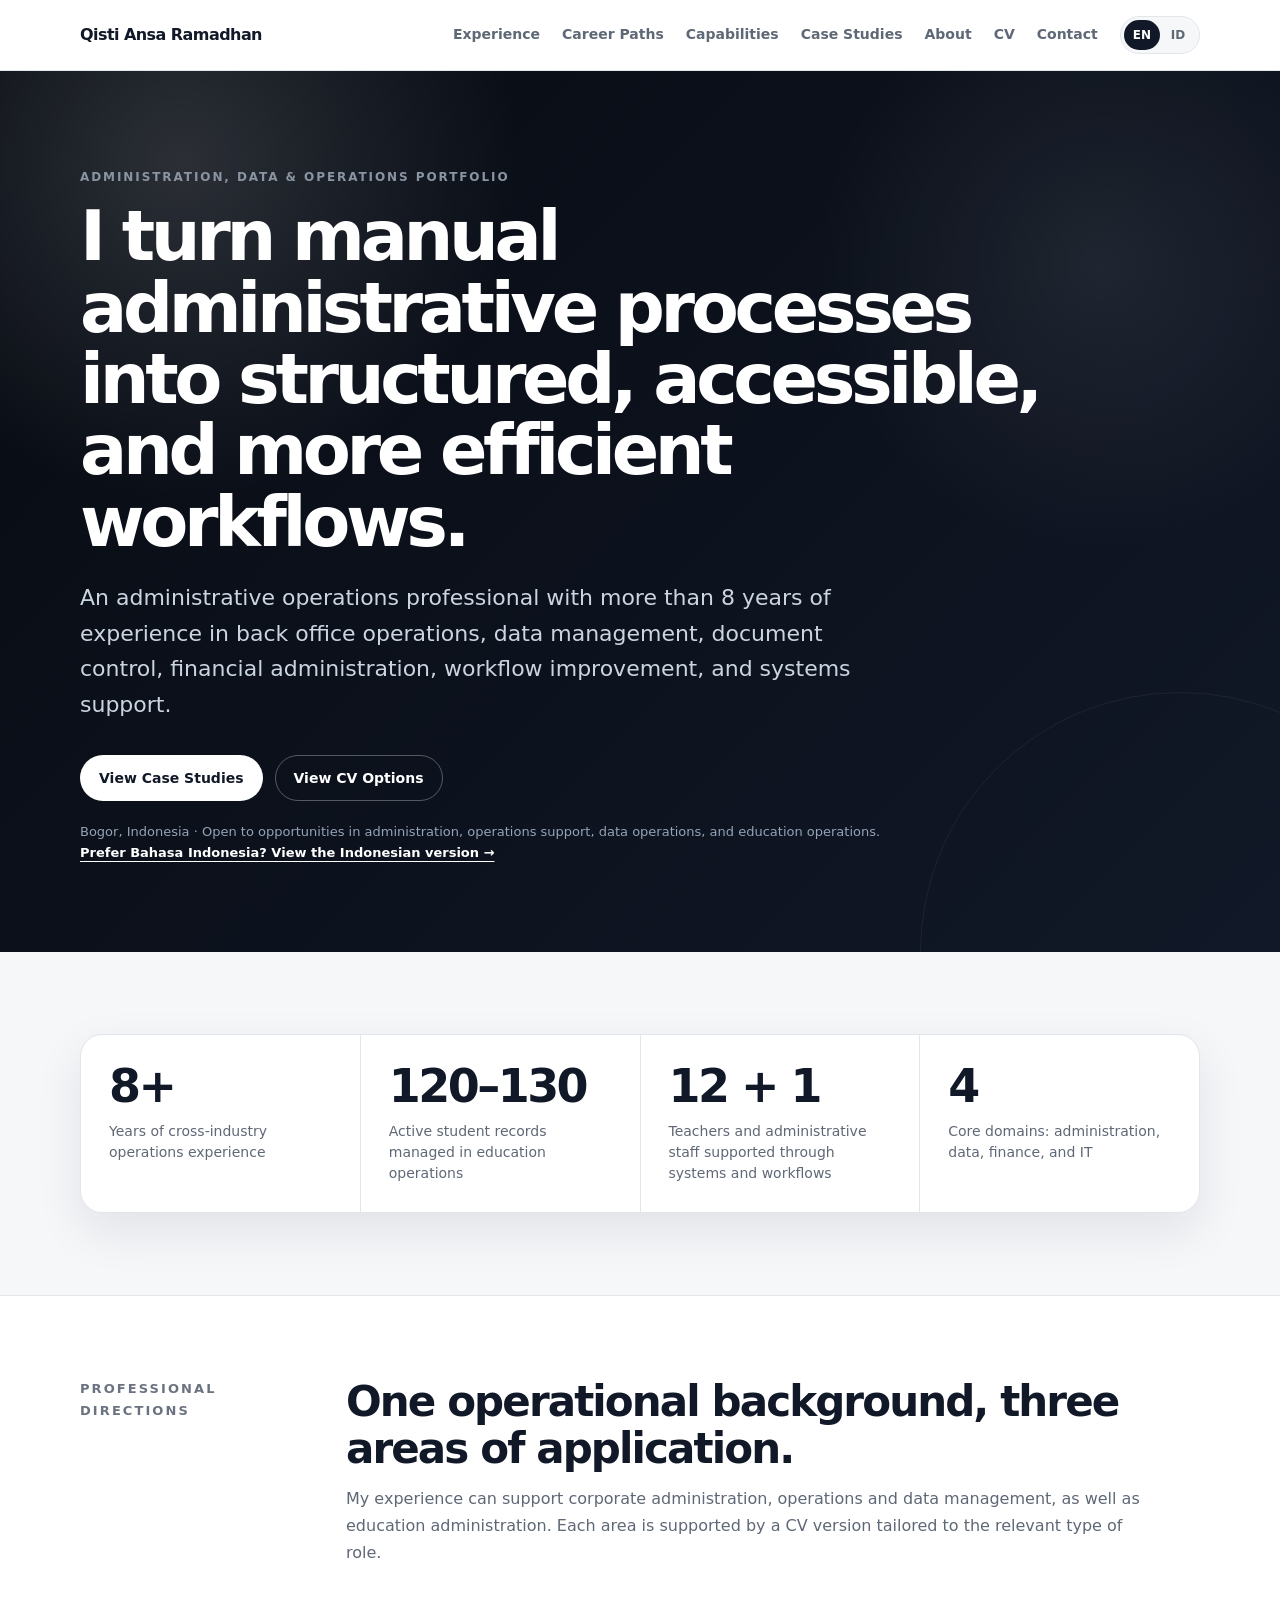
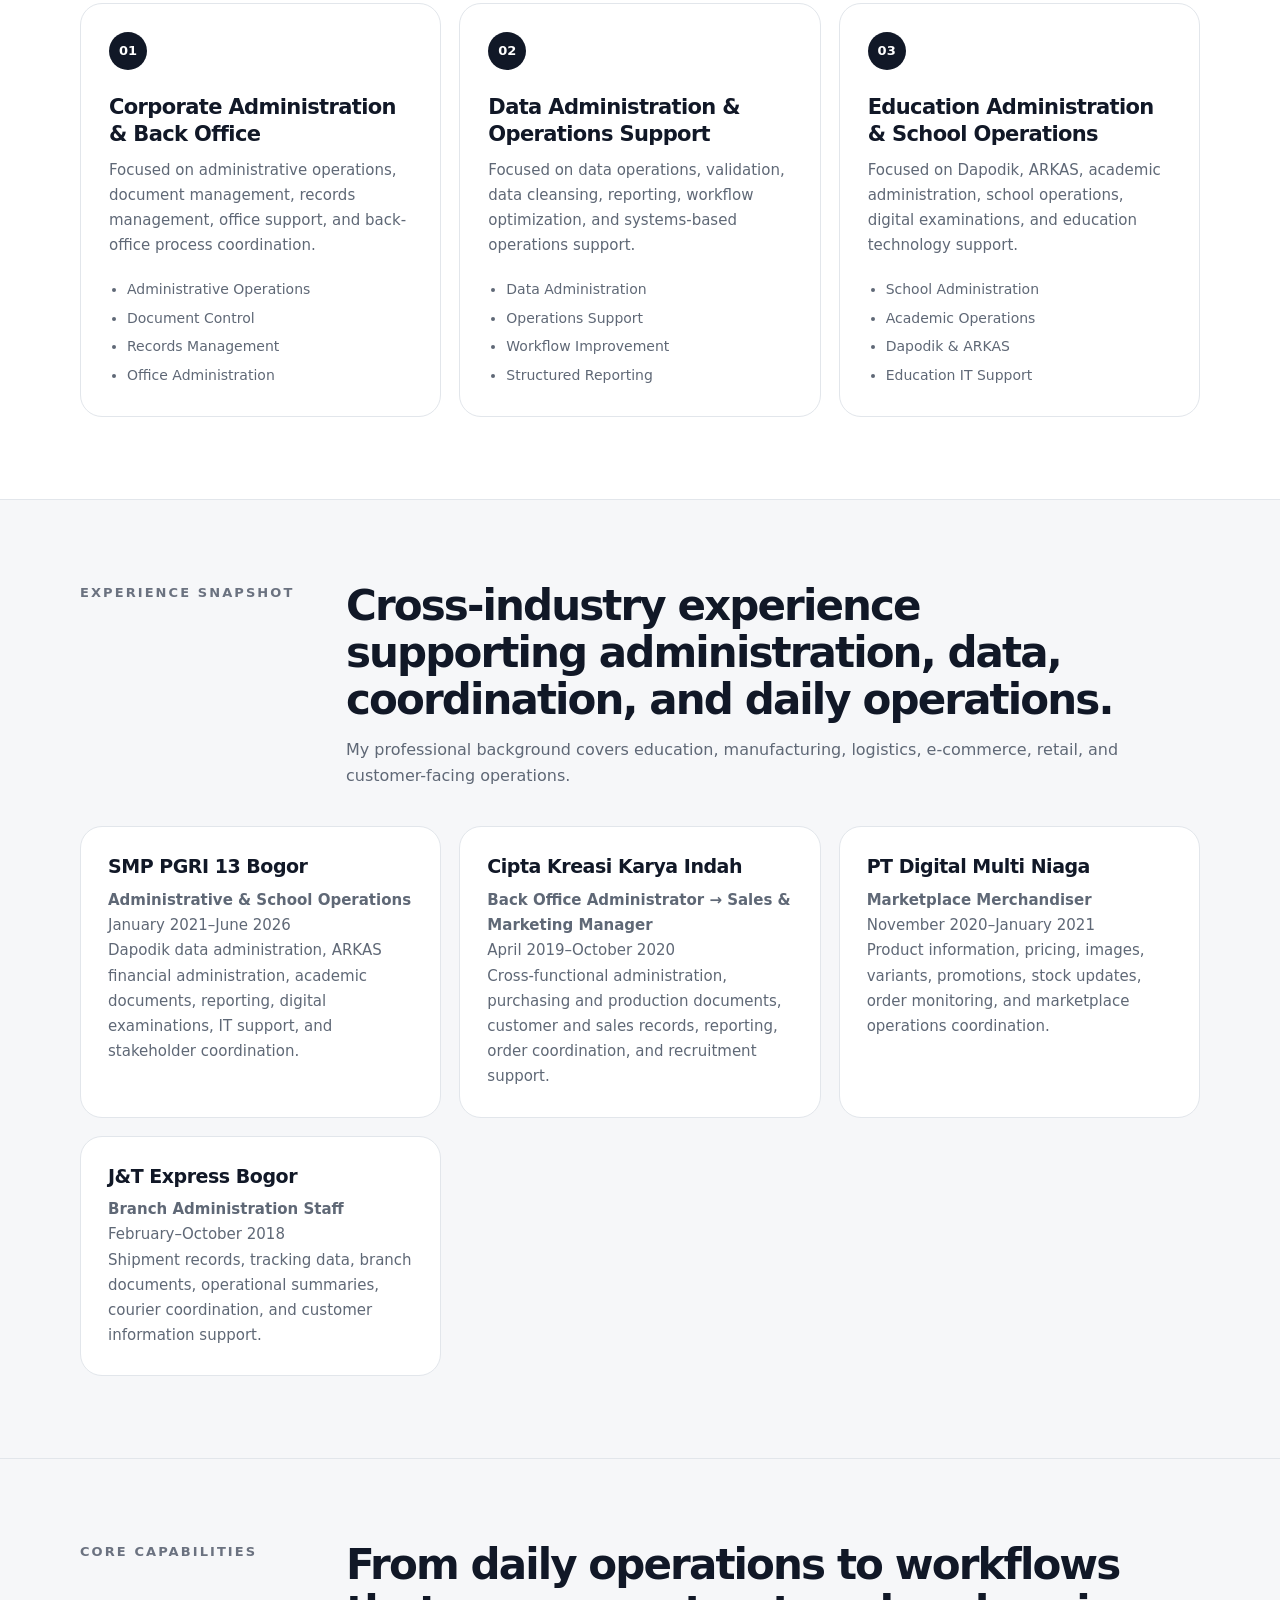
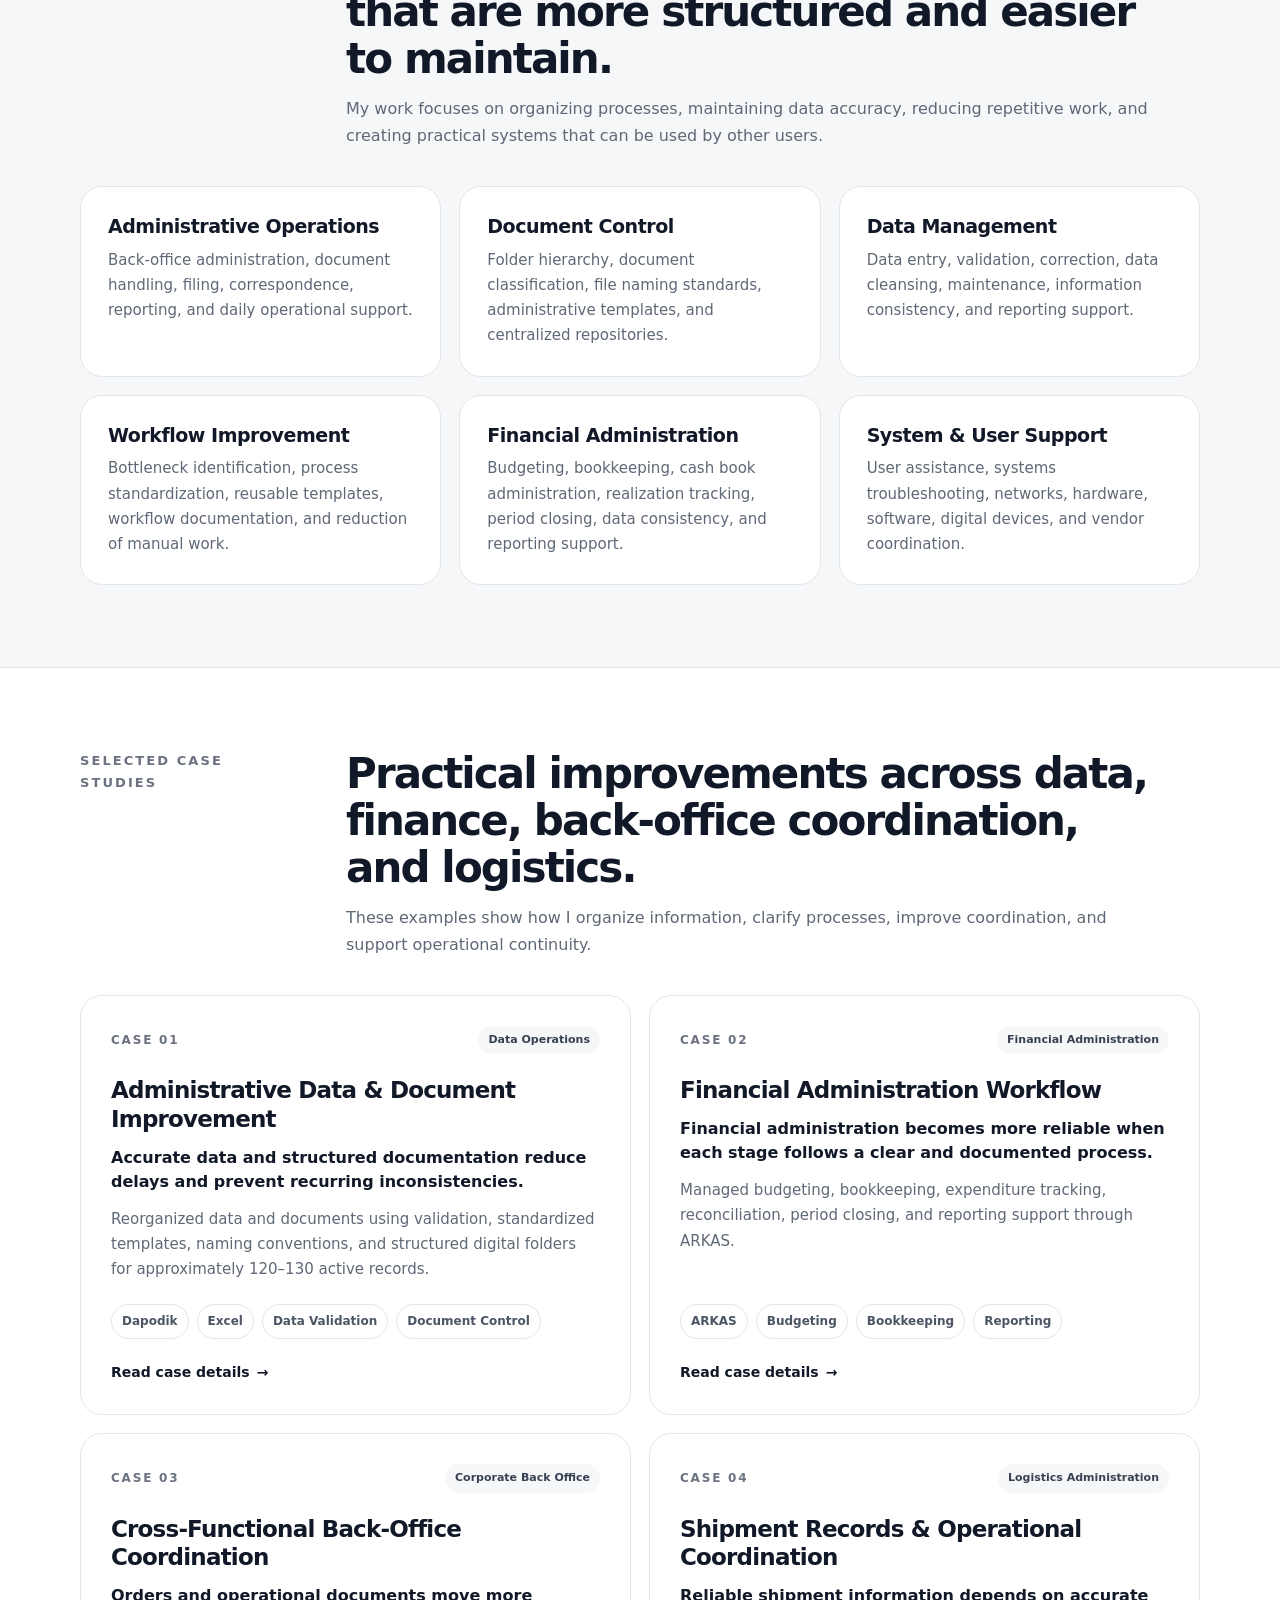
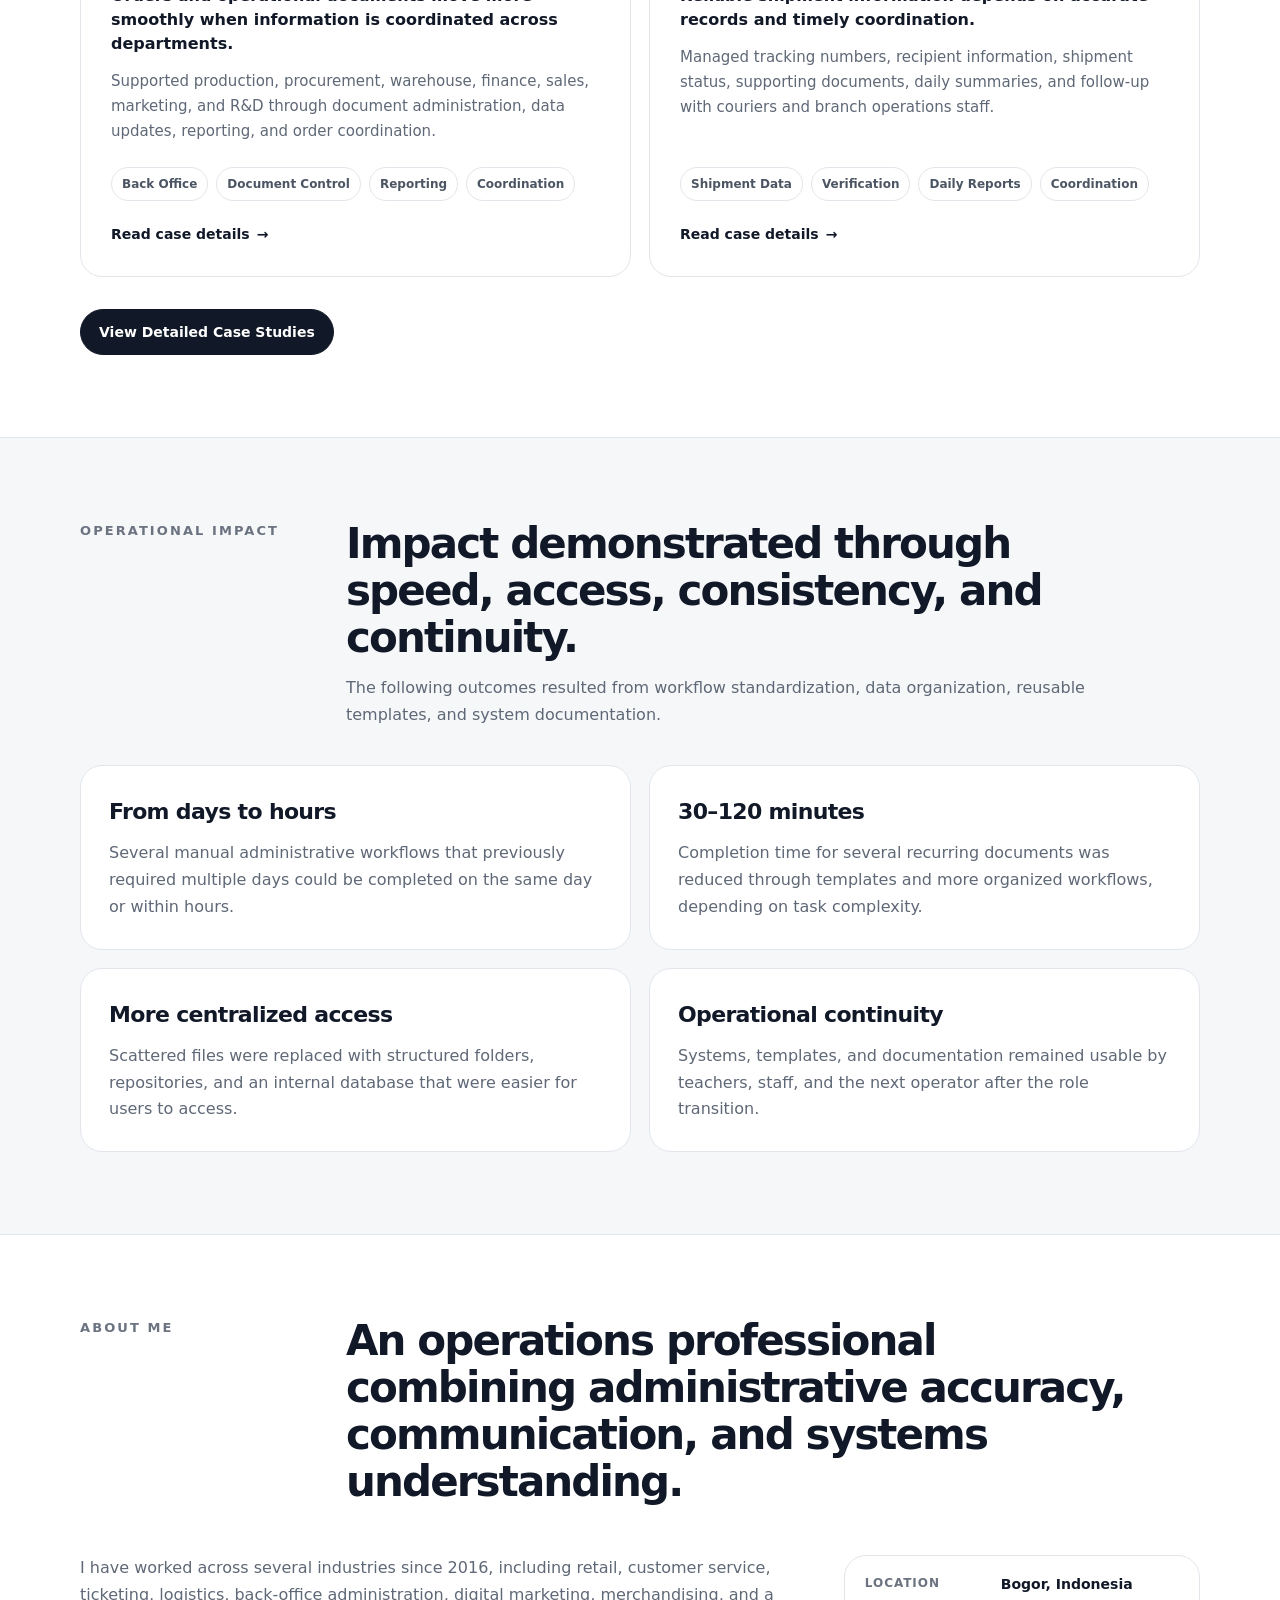
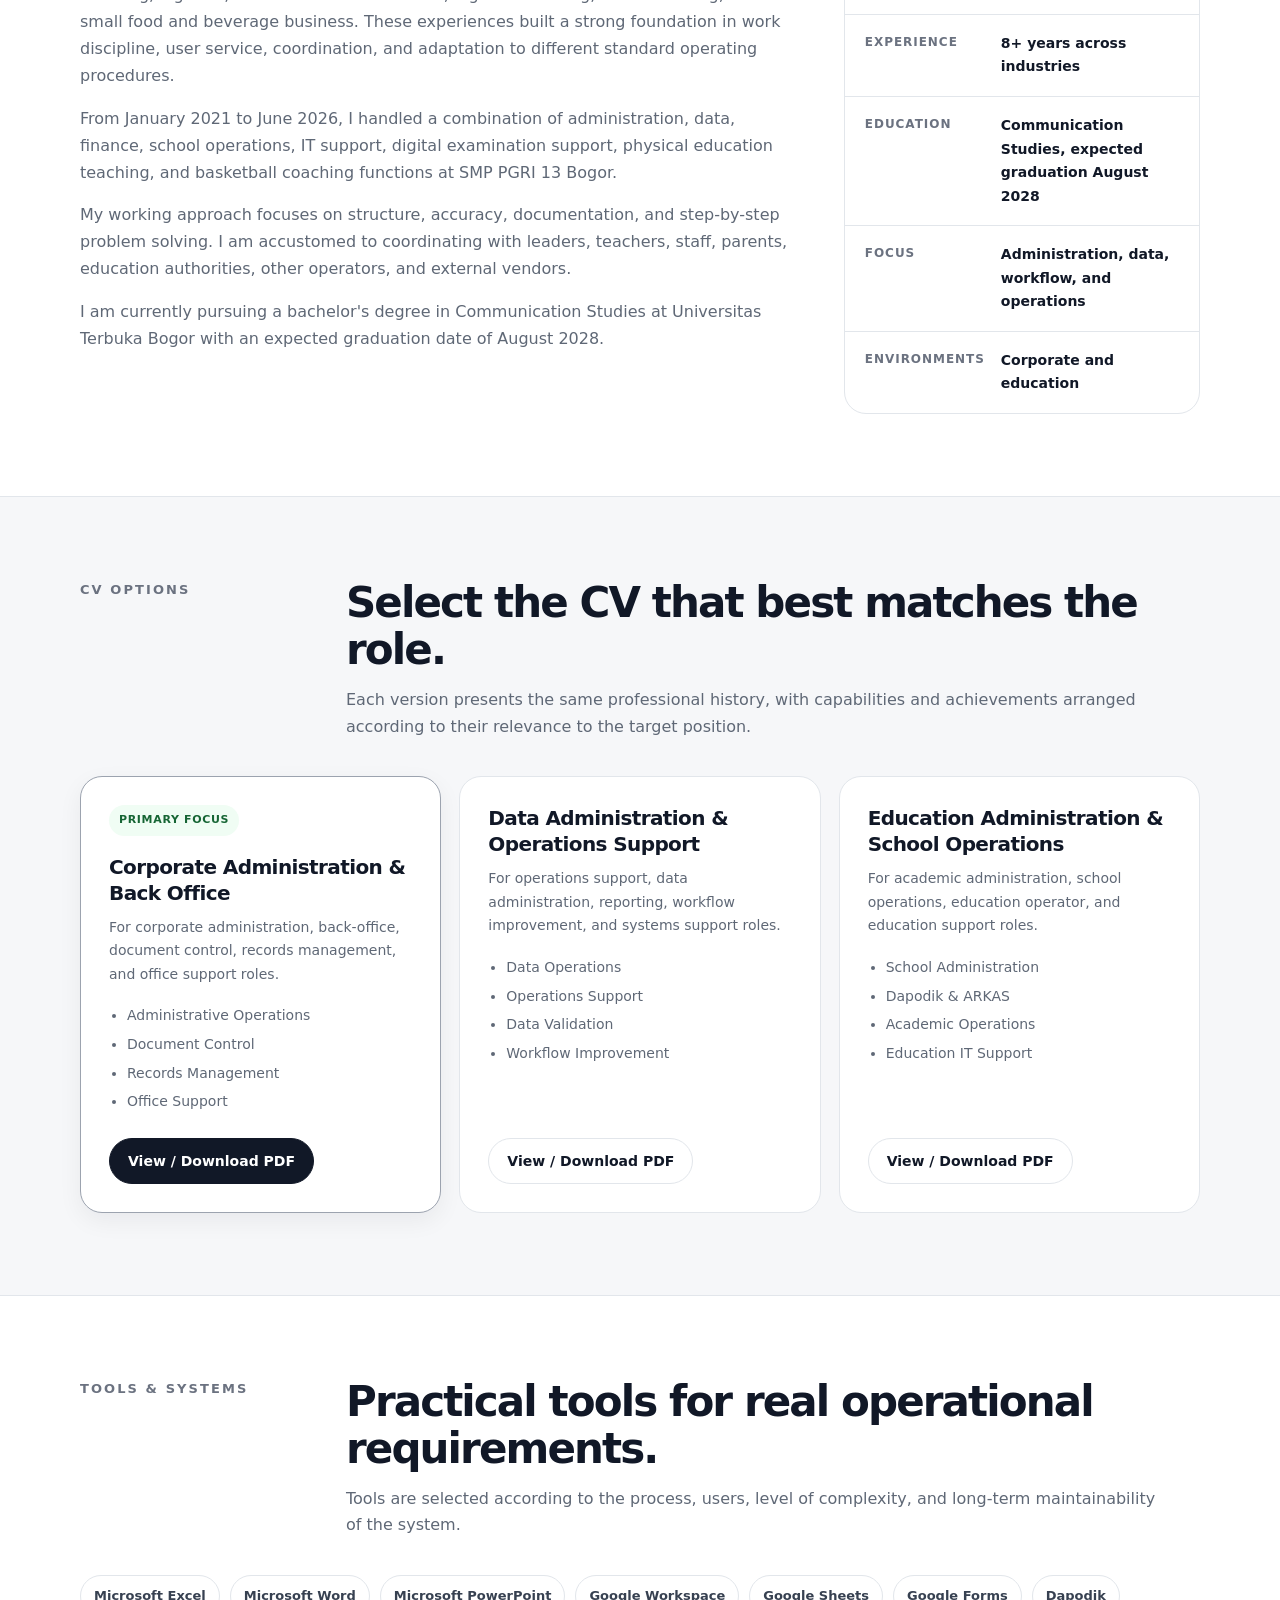
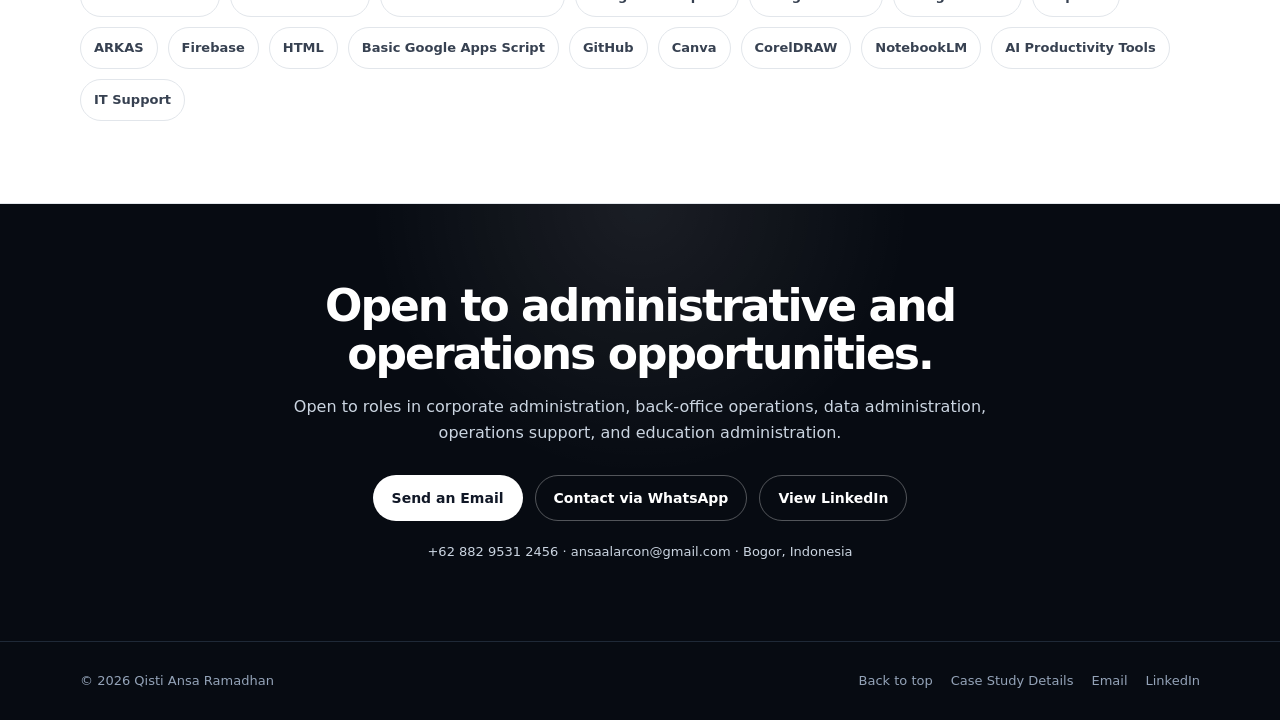
<file: index.html>
<!DOCTYPE html>
<html lang="en">
<head>
  <meta charset="UTF-8">

  <meta
    name="viewport"
    content="width=device-width, initial-scale=1.0"
  >

  <title>
    Qisti Ansa Ramadhan | Administrative Operations Portfolio
  </title>

  <meta
    name="description"
    content="Portfolio of Qisti Ansa Ramadhan, an administrative operations professional with 8+ years of experience in back-office operations, data management, workflow improvement, financial administration, education operations, and systems support."
  >

  <meta name="author" content="Qisti Ansa Ramadhan">
  <meta name="robots" content="index, follow">
  <meta name="theme-color" content="#070b12">

  <!-- Canonical and alternate language pages -->
  <link
    rel="canonical"
    href="https://ansara17.github.io/Porto/"
  >

  <link
    rel="alternate"
    hreflang="en"
    href="https://ansara17.github.io/Porto/"
  >

  <link
    rel="alternate"
    hreflang="id-ID"
    href="https://ansara17.github.io/Porto/id.html"
  >

  <link
    rel="alternate"
    hreflang="x-default"
    href="https://ansara17.github.io/Porto/"
  >

  <!-- Open Graph for LinkedIn and WhatsApp -->
  <meta
    property="og:title"
    content="Qisti Ansa Ramadhan | Administrative Operations Portfolio"
  >

  <meta
    property="og:description"
    content="Portfolio focused on administrative operations, data management, workflow improvement, financial administration, and practical digital systems."
  >

  <meta
    property="og:url"
    content="https://ansara17.github.io/Porto/"
  >

  <meta property="og:type" content="website">
  <meta property="og:site_name" content="Qisti Ansa Ramadhan Portfolio">
  <meta property="og:locale" content="en_US">
  <meta property="og:locale:alternate" content="id_ID">

  <meta name="twitter:card" content="summary">

  <meta
    name="twitter:title"
    content="Qisti Ansa Ramadhan | Administrative Operations Portfolio"
  >

  <meta
    name="twitter:description"
    content="Administrative operations, data management, workflow improvement, and practical digital systems."
  >

  <!-- Lightweight favicon without an additional file -->
  <link
    rel="icon"
    href="data:image/svg+xml,
    <svg xmlns='http://www.w3.org/2000/svg' viewBox='0 0 100 100'>
      <rect width='100' height='100' rx='22' fill='%23070b12'/>
      <text x='50' y='64' font-size='44' text-anchor='middle'
      fill='white' font-family='Arial' font-weight='700'>QA</text>
    </svg>"
  >

  <!-- Enable progressive enhancement early -->
  <script>
    document.documentElement.classList.add("js");
  </script>

  <link
    rel="stylesheet"
    href="assets/css/styles.css"
  >

  <!-- Structured data -->
  <script type="application/ld+json">
  {
    "@context": "https://schema.org",
    "@type": "Person",
    "name": "Qisti Ansa Ramadhan",
    "url": "https://ansara17.github.io/Porto/",
    "sameAs": [
      "https://www.linkedin.com/in/qansaa"
    ],
    "jobTitle": "Administrative Operations Professional",
    "email": "mailto:ansaalarcon@gmail.com",
    "address": {
      "@type": "PostalAddress",
      "addressLocality": "Bogor",
      "addressCountry": "ID"
    },
    "knowsAbout": [
      "Administrative Operations",
      "Back-Office Operations",
      "Data Management",
      "Workflow Improvement",
      "Document Control",
      "Financial Administration",
      "Education Operations",
      "IT Support"
    ]
  }
  </script>

  <script
    src="assets/js/script.js"
    defer
  ></script>
</head>

<body>
  <a class="skip-link" href="#main-content">
    Skip to main content
  </a>

  <!-- =====================================================
       NAVIGATION
       ===================================================== -->

  <header class="site-header no-print">
    <div class="container nav-inner">
      <a
        class="brand"
        href="#top"
        aria-label="Return to the top of the page"
      >
        Qisti Ansa Ramadhan
      </a>

      <button
        class="nav-toggle"
        type="button"
        aria-expanded="false"
        aria-controls="main-navigation"
      >
        <span class="sr-only">Open or close navigation</span>
        <span class="nav-toggle-line"></span>
        <span class="nav-toggle-line"></span>
        <span class="nav-toggle-line"></span>
      </button>

      <nav
        class="nav-links"
        id="main-navigation"
        aria-label="Main navigation"
      >
        <a class="nav-link" href="#experience">Experience</a>

        <a class="nav-link" href="#career-paths">
          Career Paths
        </a>

        <a class="nav-link" href="#capabilities">
          Capabilities
        </a>

        <a class="nav-link" href="#cases">
          Case Studies
        </a>

        <a class="nav-link" href="#about">
          About
        </a>

        <a class="nav-link" href="#cv">
          CV
        </a>

        <a class="nav-link" href="#contact">
          Contact
        </a>

        <div
          class="language-switch"
          aria-label="Language selection"
        >
          <a
            class="language-link active"
            href="index.html"
            lang="en"
            hreflang="en"
            aria-current="page"
            aria-label="View portfolio in English"
          >
            EN
          </a>

          <a
            class="language-link"
            href="id.html"
            lang="id"
            hreflang="id-ID"
            aria-label="Lihat portofolio dalam Bahasa Indonesia"
          >
            ID
          </a>
        </div>
      </nav>
    </div>
  </header>

  <main class="main-content" id="main-content">

    <!-- ===================================================
         HERO
         =================================================== -->

    <section class="hero" id="top">
      <div class="container hero-inner">
        <div class="hero-copy reveal">
          <p class="eyebrow">
            Administration, Data &amp; Operations Portfolio
          </p>
          
          <h1 class="display-title">
            I turn manual administrative processes into
            structured, accessible, and more efficient workflows.
          </h1>

          <p class="lead">
            An administrative operations professional with more
            than 8 years of experience in back office operations,
            data management, document control, financial
            administration, workflow improvement, and systems
            support.
          </p>

          <div class="hero-actions">
            <a class="btn btn-primary" href="#cases">
              View Case Studies
            </a>

            <a class="btn btn-secondary" href="#cv">
              View CV Options
            </a>
          </div>

          <p class="hero-note">
            Bogor, Indonesia · Open to opportunities in
            administration, operations support, data operations,
            and education operations.
             <br>
            
  <a href="id.html">
    Prefer Bahasa Indonesia? View the Indonesian version →
  </a>
          </p>
        </div>
      </div>
    </section>

    <!-- ===================================================
         METRICS
         =================================================== -->

    <section
      class="section section-soft"
      aria-labelledby="metrics-title"
    >
      <div class="container">
        <h2 class="sr-only" id="metrics-title">
          Experience overview
        </h2>

        <div class="metrics reveal">
          <div class="metric-card">
            <strong
              class="metric-value"
              data-counter
              data-target="8"
              data-suffix="+"
            >
              8+
            </strong>

            <span class="metric-label">
              Years of cross-industry operations experience
            </span>
          </div>

          <div class="metric-card">
            <strong class="metric-value">
              120–130
            </strong>

            <span class="metric-label">
              Active student records managed in education
              operations
            </span>
          </div>

          <div class="metric-card">
            <strong class="metric-value">
              12 + 1
            </strong>

            <span class="metric-label">
              Teachers and administrative staff supported through
              systems and workflows
            </span>
          </div>

          <div class="metric-card">
            <strong
              class="metric-value"
              data-counter
              data-target="4"
            >
              4
            </strong>

            <span class="metric-label">
              Core domains: administration, data, finance, and IT
            </span>
          </div>
        </div>
      </div>
    </section>

    <!-- ===================================================
         CAREER PATHS
         =================================================== -->

    <section
      class="section"
      id="career-paths"
      aria-labelledby="career-paths-title"
    >
      <div class="container">
        <div class="section-header reveal">
          <h2 class="section-label" id="career-paths-title">
            Professional Directions
          </h2>

          <div class="section-intro">
            <h3 class="section-heading">
              One operational background, three areas of
              application.
            </h3>

            <p>
              My experience can support corporate administration,
              operations and data management, as well as education
              administration. Each area is supported by a CV
              version tailored to the relevant type of role.
            </p>
          </div>
        </div>

        <div class="section-content path-grid reveal">
          <article class="path-card">
            <span class="path-number">01</span>

            <h3>
              Corporate Administration &amp; Back Office
            </h3>

            <p>
              Focused on administrative operations, document
              management, records management, office support, and
              back-office process coordination.
            </p>

            <ul class="path-list">
              <li>Administrative Operations</li>
              <li>Document Control</li>
              <li>Records Management</li>
              <li>Office Administration</li>
            </ul>
          </article>

          <article class="path-card">
            <span class="path-number">02</span>

            <h3>
              Data Administration &amp; Operations Support
            </h3>

            <p>
              Focused on data operations, validation, data
              cleansing, reporting, workflow optimization, and
              systems-based operations support.
            </p>

            <ul class="path-list">
              <li>Data Administration</li>
              <li>Operations Support</li>
              <li>Workflow Improvement</li>
              <li>Structured Reporting</li>
            </ul>
          </article>

          <article class="path-card">
            <span class="path-number">03</span>

            <h3>
              Education Administration &amp; School Operations
            </h3>

            <p>
              Focused on Dapodik, ARKAS, academic administration,
              school operations, digital examinations, and
              education technology support.
            </p>

            <ul class="path-list">
              <li>School Administration</li>
              <li>Academic Operations</li>
              <li>Dapodik &amp; ARKAS</li>
              <li>Education IT Support</li>
            </ul>
          </article>
        </div>
      </div>
    </section>

        <!-- ===================================================
         EXPERIENCE SNAPSHOT
         =================================================== -->

    <section
      class="section section-soft"
      id="experience"
      aria-labelledby="experience-title"
    >
      <div class="container">
        <div class="section-header reveal">
          <h2 class="section-label" id="experience-title">
            Experience Snapshot
          </h2>

          <div class="section-intro">
            <h3 class="section-heading">
              Cross-industry experience supporting administration,
              data, coordination, and daily operations.
            </h3>

            <p>
              My professional background covers education,
              manufacturing, logistics, e-commerce, retail, and
              customer-facing operations.
            </p>
          </div>
        </div>

        <div class="section-content card-grid reveal">
          <article class="card">
            <h3>SMP PGRI 13 Bogor</h3>
            <p class="text-small">
              <strong>Administrative &amp; School Operations</strong><br>
              January 2021&ndash;June 2026
            </p>
            <p>
              Dapodik data administration, ARKAS financial
              administration, academic documents, reporting,
              digital examinations, IT support, and stakeholder
              coordination.
            </p>
          </article>

          <article class="card">
            <h3>Cipta Kreasi Karya Indah</h3>
            <p class="text-small">
              <strong>Back Office Administrator &rarr; Sales &amp;
              Marketing Manager</strong><br>
              April 2019&ndash;October 2020
            </p>
            <p>
              Cross-functional administration, purchasing and
              production documents, customer and sales records,
              reporting, order coordination, and recruitment
              support.
            </p>
          </article>

          <article class="card">
            <h3>PT Digital Multi Niaga</h3>
            <p class="text-small">
              <strong>Marketplace Merchandiser</strong><br>
              November 2020&ndash;January 2021
            </p>
            <p>
              Product information, pricing, images, variants,
              promotions, stock updates, order monitoring, and
              marketplace operations coordination.
            </p>
          </article>

          <article class="card">
            <h3>J&amp;T Express Bogor</h3>
            <p class="text-small">
              <strong>Branch Administration Staff</strong><br>
              February&ndash;October 2018
            </p>
            <p>
              Shipment records, tracking data, branch documents,
              operational summaries, courier coordination, and
              customer information support.
            </p>
          </article>
        </div>
      </div>
    </section>

<!-- ===================================================
         CAPABILITIES
         =================================================== -->

    <section
      class="section section-soft"
      id="capabilities"
      aria-labelledby="capabilities-title"
    >
      <div class="container">
        <div class="section-header reveal">
          <h2 class="section-label" id="capabilities-title">
            Core Capabilities
          </h2>

          <div class="section-intro">
            <h3 class="section-heading">
              From daily operations to workflows that are more
              structured and easier to maintain.
            </h3>

            <p>
              My work focuses on organizing processes, maintaining
              data accuracy, reducing repetitive work, and creating
              practical systems that can be used by other users.
            </p>
          </div>
        </div>

        <div class="section-content capability-grid reveal">
          <article class="card">
            <h3>Administrative Operations</h3>

            <p>
              Back-office administration, document handling,
              filing, correspondence, reporting, and daily
              operational support.
            </p>
          </article>

          <article class="card">
            <h3>Document Control</h3>

            <p>
              Folder hierarchy, document classification, file
              naming standards, administrative templates, and
              centralized repositories.
            </p>
          </article>

          <article class="card">
            <h3>Data Management</h3>

            <p>
              Data entry, validation, correction, data cleansing,
              maintenance, information consistency, and reporting
              support.
            </p>
          </article>

          <article class="card">
            <h3>Workflow Improvement</h3>

            <p>
              Bottleneck identification, process standardization,
              reusable templates, workflow documentation, and
              reduction of manual work.
            </p>
          </article>

          <article class="card">
            <h3>Financial Administration</h3>

            <p>
              Budgeting, bookkeeping, cash book administration,
              realization tracking, period closing, data
              consistency, and reporting support.
            </p>
          </article>

          <article class="card">
            <h3>System &amp; User Support</h3>

            <p>
              User assistance, systems troubleshooting, networks,
              hardware, software, digital devices, and vendor
              coordination.
            </p>
          </article>
        </div>
      </div>
    </section>

        <!-- ===================================================
         CASE STUDIES
         =================================================== -->

    <section
      class="section"
      id="cases"
      aria-labelledby="cases-title"
    >
      <div class="container">
        <div class="section-header reveal">
          <h2 class="section-label" id="cases-title">
            Selected Case Studies
          </h2>

          <div class="section-intro">
            <h3 class="section-heading">
              Practical improvements across data, finance,
              back-office coordination, and logistics.
            </h3>

            <p>
              These examples show how I organize information,
              clarify processes, improve coordination, and support
              operational continuity.
            </p>
          </div>
        </div>

        <div class="section-content case-grid reveal">
          <article class="case-card">
            <div class="case-card-top">
              <span class="case-index">Case 01</span>
              <span class="case-category">Data Operations</span>
            </div>

            <h3 class="case-title">
              Administrative Data &amp; Document Improvement
            </h3>

            <p class="case-insight">
              Accurate data and structured documentation reduce
              delays and prevent recurring inconsistencies.
            </p>

            <p class="case-summary">
              Reorganized data and documents using validation,
              standardized templates, naming conventions, and
              structured digital folders for approximately 120&ndash;130
              active records.
            </p>

            <div class="case-tags">
              <span class="tag">Dapodik</span>
              <span class="tag">Excel</span>
              <span class="tag">Data Validation</span>
              <span class="tag">Document Control</span>
            </div>

            <a class="case-link" href="case-deck.html#case-1">
              Read case details
            </a>
          </article>

          <article class="case-card">
            <div class="case-card-top">
              <span class="case-index">Case 02</span>
              <span class="case-category">
                Financial Administration
              </span>
            </div>

            <h3 class="case-title">
              Financial Administration Workflow
            </h3>

            <p class="case-insight">
              Financial administration becomes more reliable when
              each stage follows a clear and documented process.
            </p>

            <p class="case-summary">
              Managed budgeting, bookkeeping, expenditure tracking,
              reconciliation, period closing, and reporting support
              through ARKAS.
            </p>

            <div class="case-tags">
              <span class="tag">ARKAS</span>
              <span class="tag">Budgeting</span>
              <span class="tag">Bookkeeping</span>
              <span class="tag">Reporting</span>
            </div>

            <a class="case-link" href="case-deck.html#case-2">
              Read case details
            </a>
          </article>

          <article class="case-card">
            <div class="case-card-top">
              <span class="case-index">Case 03</span>
              <span class="case-category">
                Corporate Back Office
              </span>
            </div>

            <h3 class="case-title">
              Cross-Functional Back-Office Coordination
            </h3>

            <p class="case-insight">
              Orders and operational documents move more smoothly
              when information is coordinated across departments.
            </p>

            <p class="case-summary">
              Supported production, procurement, warehouse,
              finance, sales, marketing, and R&amp;D through document
              administration, data updates, reporting, and order
              coordination.
            </p>

            <div class="case-tags">
              <span class="tag">Back Office</span>
              <span class="tag">Document Control</span>
              <span class="tag">Reporting</span>
              <span class="tag">Coordination</span>
            </div>

            <a class="case-link" href="case-deck.html#case-3">
              Read case details
            </a>
          </article>

          <article class="case-card">
            <div class="case-card-top">
              <span class="case-index">Case 04</span>
              <span class="case-category">
                Logistics Administration
              </span>
            </div>

            <h3 class="case-title">
              Shipment Records &amp; Operational Coordination
            </h3>

            <p class="case-insight">
              Reliable shipment information depends on accurate
              records and timely coordination.
            </p>

            <p class="case-summary">
              Managed tracking numbers, recipient information,
              shipment status, supporting documents, daily
              summaries, and follow-up with couriers and branch
              operations staff.
            </p>

            <div class="case-tags">
              <span class="tag">Shipment Data</span>
              <span class="tag">Verification</span>
              <span class="tag">Daily Reports</span>
              <span class="tag">Coordination</span>
            </div>

            <a class="case-link" href="case-deck.html#case-4">
              Read case details
            </a>
          </article>
        </div>

        <div class="card-actions reveal">
          <a class="btn btn-dark" href="case-deck.html">
            View Detailed Case Studies
          </a>
        </div>
      </div>
    </section>

    <!-- ===================================================
         IMPACT
         =================================================== -->

    <section
      class="section section-soft"
      id="impact"
      aria-labelledby="impact-title"
    >
      <div class="container">
        <div class="section-header reveal">
          <h2 class="section-label" id="impact-title">
            Operational Impact
          </h2>

          <div class="section-intro">
            <h3 class="section-heading">
              Impact demonstrated through speed, access,
              consistency, and continuity.
            </h3>

            <p>
              The following outcomes resulted from workflow
              standardization, data organization, reusable
              templates, and system documentation.
            </p>
          </div>
        </div>

        <div class="section-content impact-grid reveal">
          <article class="impact-card">
            <strong class="impact-value">
              From days to hours
            </strong>

            <p>
              Several manual administrative workflows that
              previously required multiple days could be completed
              on the same day or within hours.
            </p>
          </article>

          <article class="impact-card">
            <strong class="impact-value">
              30–120 minutes
            </strong>

            <p>
              Completion time for several recurring documents was
              reduced through templates and more organized
              workflows, depending on task complexity.
            </p>
          </article>

          <article class="impact-card">
            <strong class="impact-value">
              More centralized access
            </strong>

            <p>
              Scattered files were replaced with structured folders,
              repositories, and an internal database that were
              easier for users to access.
            </p>
          </article>

          <article class="impact-card">
            <strong class="impact-value">
              Operational continuity
            </strong>

            <p>
              Systems, templates, and documentation remained usable
              by teachers, staff, and the next operator after the
              role transition.
            </p>
          </article>
        </div>
      </div>
    </section>

    <!-- ===================================================
         ABOUT
         =================================================== -->

    <section
      class="section"
      id="about"
      aria-labelledby="about-title"
    >
      <div class="container">
        <div class="section-header reveal">
          <h2 class="section-label" id="about-title">
            About Me
          </h2>

          <div class="section-intro">
            <h3 class="section-heading">
              An operations professional combining administrative
              accuracy, communication, and systems understanding.
            </h3>
          </div>
        </div>

        <div class="section-content about-grid reveal">
          <div class="about-copy">
            <p>
              I have worked across several industries since 2016,
              including retail, customer service, ticketing,
              logistics, back-office administration, digital
              marketing, merchandising, and a small food and
              beverage business. These experiences built a strong
              foundation in work discipline, user service,
              coordination, and adaptation to different standard
              operating procedures.
            </p>

            <p>
              From January 2021 to June 2026, I handled a combination
              of administration, data, finance, school operations,
              IT support, digital examination support, physical
              education teaching, and basketball coaching functions
              at SMP PGRI 13 Bogor.
            </p>

            <p>
              My working approach focuses on structure, accuracy,
              documentation, and step-by-step problem solving. I am
              accustomed to coordinating with leaders, teachers,
              staff, parents, education authorities, other
              operators, and external vendors.
            </p>

            <p>
              I am currently pursuing a bachelor's degree in
              Communication Studies at Universitas Terbuka Bogor
              with an expected graduation date of August 2028.
            </p>
          </div>

          <aside
            class="about-facts"
            aria-label="Profile overview"
          >
            <div class="fact-row">
              <span class="fact-label">Location</span>
              <span class="fact-value">Bogor, Indonesia</span>
            </div>

            <div class="fact-row">
              <span class="fact-label">Experience</span>
              <span class="fact-value">
                8+ years across industries
              </span>
            </div>

            <div class="fact-row">
              <span class="fact-label">Education</span>
              <span class="fact-value">
                Communication Studies, expected graduation August 2028
              </span>
            </div>

            <div class="fact-row">
              <span class="fact-label">Focus</span>
              <span class="fact-value">
                Administration, data, workflow, and operations
              </span>
            </div>

            <div class="fact-row">
              <span class="fact-label">Environments</span>
              <span class="fact-value">
                Corporate and education
              </span>
            </div>
          </aside>
        </div>
      </div>
    </section>

    <!-- ===================================================
         CV OPTIONS
         =================================================== -->

    <section
      class="section section-soft"
      id="cv"
      aria-labelledby="cv-title"
    >
      <div class="container">
        <div class="section-header reveal">
          <h2 class="section-label" id="cv-title">
            CV Options
          </h2>

          <div class="section-intro">
            <h3 class="section-heading">
              Select the CV that best matches the role.
            </h3>

            <p>
              Each version presents the same professional history,
              with capabilities and achievements arranged according
              to their relevance to the target position.
            </p>
          </div>
        </div>

        <div class="section-content cv-grid reveal">

          <!-- CV 1 -->

          <article class="cv-card cv-card-featured">
            <span class="cv-label">
              Primary Focus
            </span>

            <h3>
              Corporate Administration &amp; Back Office
            </h3>

            <p>
              For corporate administration, back-office, document
              control, records management, and office support roles.
            </p>

            <ul class="cv-list">
              <li>Administrative Operations</li>
              <li>Document Control</li>
              <li>Records Management</li>
              <li>Office Support</li>
            </ul>

            <div class="cv-actions">
              <a
                class="btn btn-dark"
                href="cv/en/Qisti_Ansa_Corporate_Administration_EN.pdf"
                target="_blank" rel="noopener noreferrer"
                type="application/pdf"
              >
                View / Download PDF
              </a>
            </div>
          </article>

          <!-- CV 2 -->

          <article class="cv-card">
            <h3>
              Data Administration &amp; Operations Support
            </h3>

            <p>
              For operations support, data administration,
              reporting, workflow improvement, and systems support
              roles.
            </p>

            <ul class="cv-list">
              <li>Data Operations</li>
              <li>Operations Support</li>
              <li>Data Validation</li>
              <li>Workflow Improvement</li>
            </ul>

            <div class="cv-actions">
              <a
                class="btn btn-outline"
                href="cv/en/Qisti_Ansa_Data_Operations_EN.pdf"
                target="_blank" rel="noopener noreferrer"
                type="application/pdf"
              >
                View / Download PDF
              </a>
            </div>
          </article>

          <!-- CV 3 -->

          <article class="cv-card">
            <h3>
              Education Administration &amp; School Operations
            </h3>

            <p>
              For academic administration, school operations,
              education operator, and education support roles.
            </p>

            <ul class="cv-list">
              <li>School Administration</li>
              <li>Dapodik &amp; ARKAS</li>
              <li>Academic Operations</li>
              <li>Education IT Support</li>
            </ul>

            <div class="cv-actions">
              <a
                class="btn btn-outline"
                href="cv/en/Qisti_Ansa_Education_Operations_EN.pdf"
                target="_blank" rel="noopener noreferrer"
                type="application/pdf"
              >
                View / Download PDF
              </a>
            </div>
          </article>
        </div>
      </div>
    </section>

    <!-- ===================================================
         TOOLS
         =================================================== -->

    <section
      class="section"
      id="tools"
      aria-labelledby="tools-title"
    >
      <div class="container">
        <div class="section-header reveal">
          <h2 class="section-label" id="tools-title">
            Tools &amp; Systems
          </h2>

          <div class="section-intro">
            <h3 class="section-heading">
              Practical tools for real operational requirements.
            </h3>

            <p>
              Tools are selected according to the process,
              users, level of complexity, and long-term
              maintainability of the system.
            </p>
          </div>
        </div>

        <div
          class="section-content tool-list reveal"
          aria-label="List of tools"
        >
          <span class="tool">Microsoft Excel</span>
          <span class="tool">Microsoft Word</span>
          <span class="tool">Microsoft PowerPoint</span>
          <span class="tool">Google Workspace</span>
          <span class="tool">Google Sheets</span>
          <span class="tool">Google Forms</span>
          <span class="tool">Dapodik</span>
          <span class="tool">ARKAS</span>
          <span class="tool">Firebase</span>
          <span class="tool">HTML</span>
          <span class="tool">Basic Google Apps Script</span>
          <span class="tool">GitHub</span>
          <span class="tool">Canva</span>
          <span class="tool">CorelDRAW</span>
          <span class="tool">NotebookLM</span>
          <span class="tool">AI Productivity Tools</span>
          <span class="tool">IT Support</span>
        </div>
      </div>
    </section>

        <!-- ===================================================
         CONTACT CTA
         =================================================== -->

    <section
      class="cta"
      id="contact"
      aria-labelledby="contact-title"
    >
      <div class="container cta-inner reveal">
        <h2 id="contact-title">
          Open to administrative and operations opportunities.
        </h2>

        <p>
          Open to roles in corporate administration, back-office
          operations, data administration, operations support, and
          education administration.
        </p>

        <div class="cta-actions">
          <a
            class="btn btn-primary"
            href="mailto:ansaalarcon@gmail.com"
          >
            Send an Email
          </a>

          <a
            class="btn btn-secondary"
            href="https://wa.me/6288295312456"
            target="_blank"
            rel="noopener noreferrer"
          >
            Contact via WhatsApp
          </a>

          <a
            class="btn btn-secondary"
            href="https://www.linkedin.com/in/qansaa"
            target="_blank"
            rel="noopener noreferrer"
          >
            View LinkedIn
          </a>
        </div>

        <p class="hero-note">
          +62 882 9531 2456 &middot; ansaalarcon@gmail.com &middot; Bogor,
          Indonesia
        </p>
      </div>
    </section>
  </main>

  <!-- =====================================================
       FOOTER
       ===================================================== -->

  <footer class="site-footer no-print">
    <div class="container footer-inner">
      <span>
        © <span data-current-year>2026</span>
        Qisti Ansa Ramadhan
      </span>

      <div class="footer-links">
        <a href="#top">Back to top</a>
        <a href="case-deck.html">Case Study Details</a>
        <a href="mailto:ansaalarcon@gmail.com">Email</a>

        <a
          href="https://www.linkedin.com/in/qansaa"
          target="_blank" rel="noopener noreferrer"
        >
          LinkedIn
        </a>
      </div>
    </div>
  </footer>
</body>
</html>
</file>
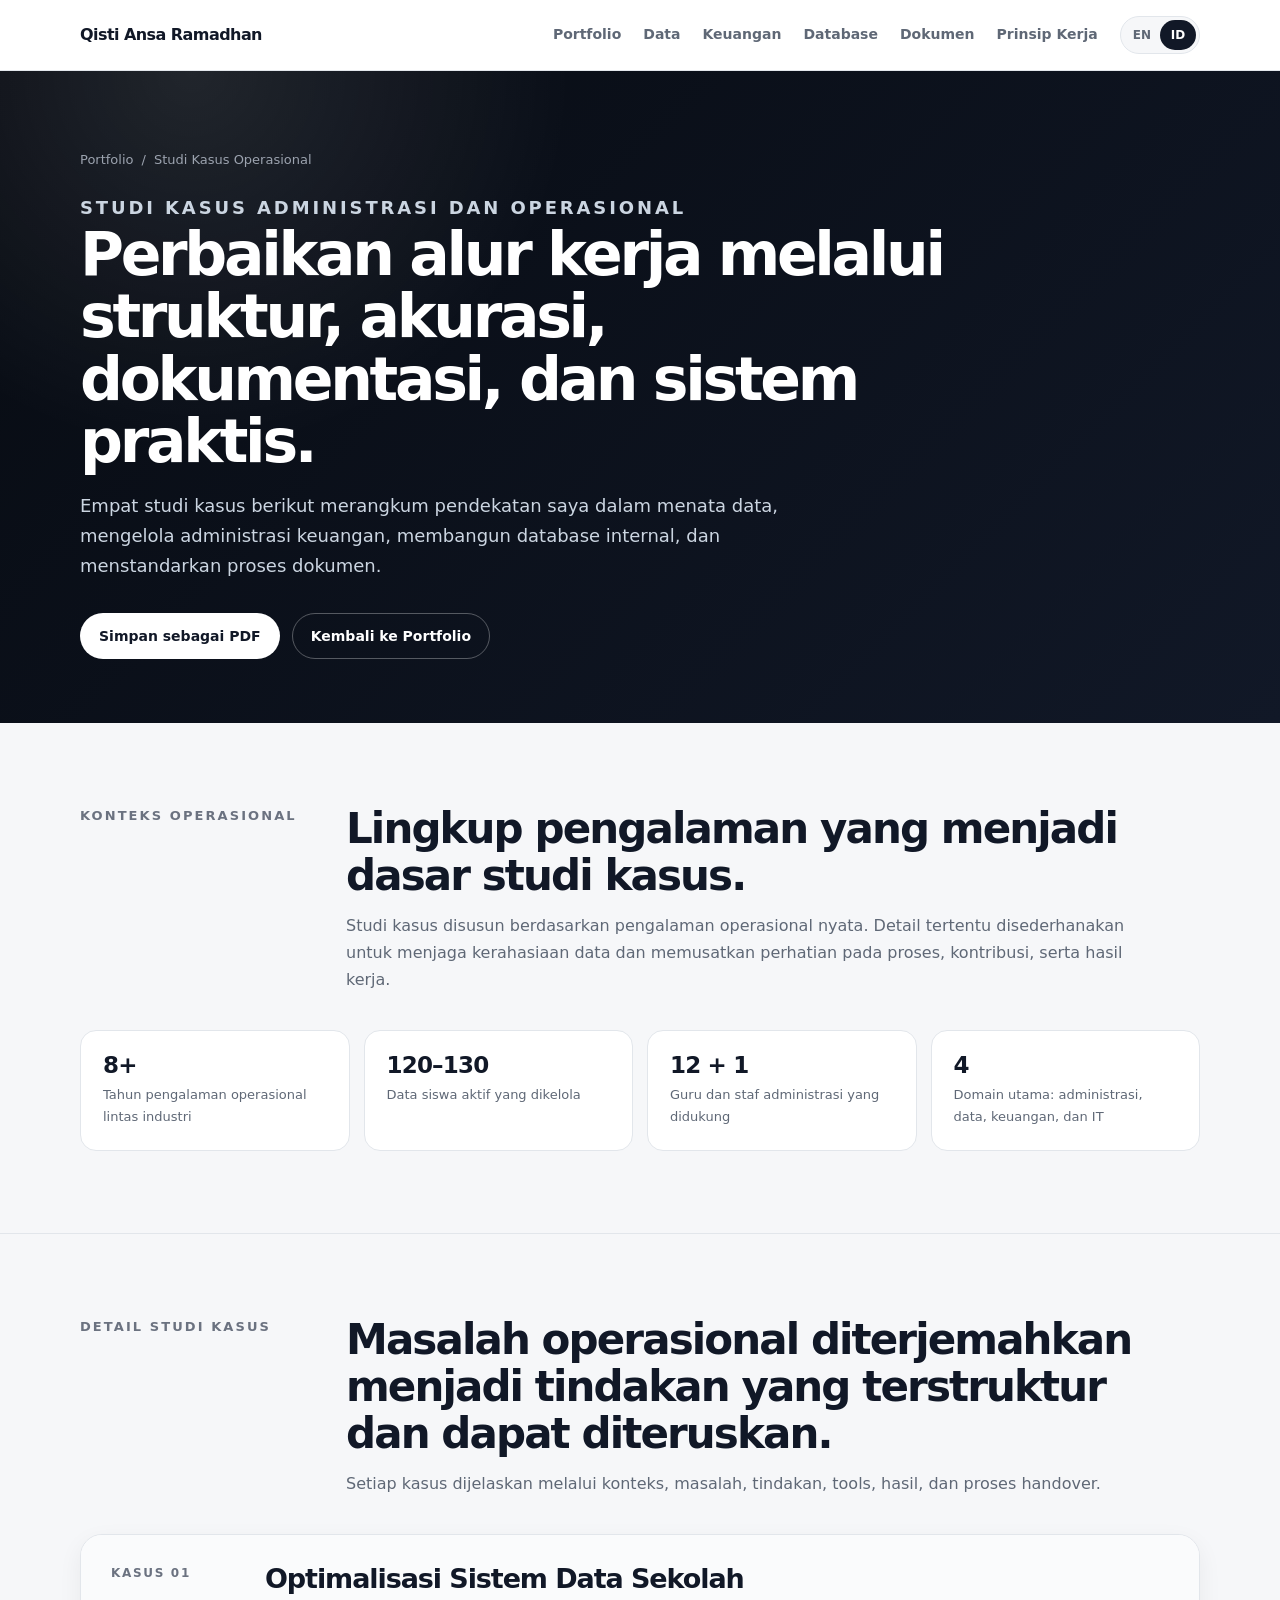
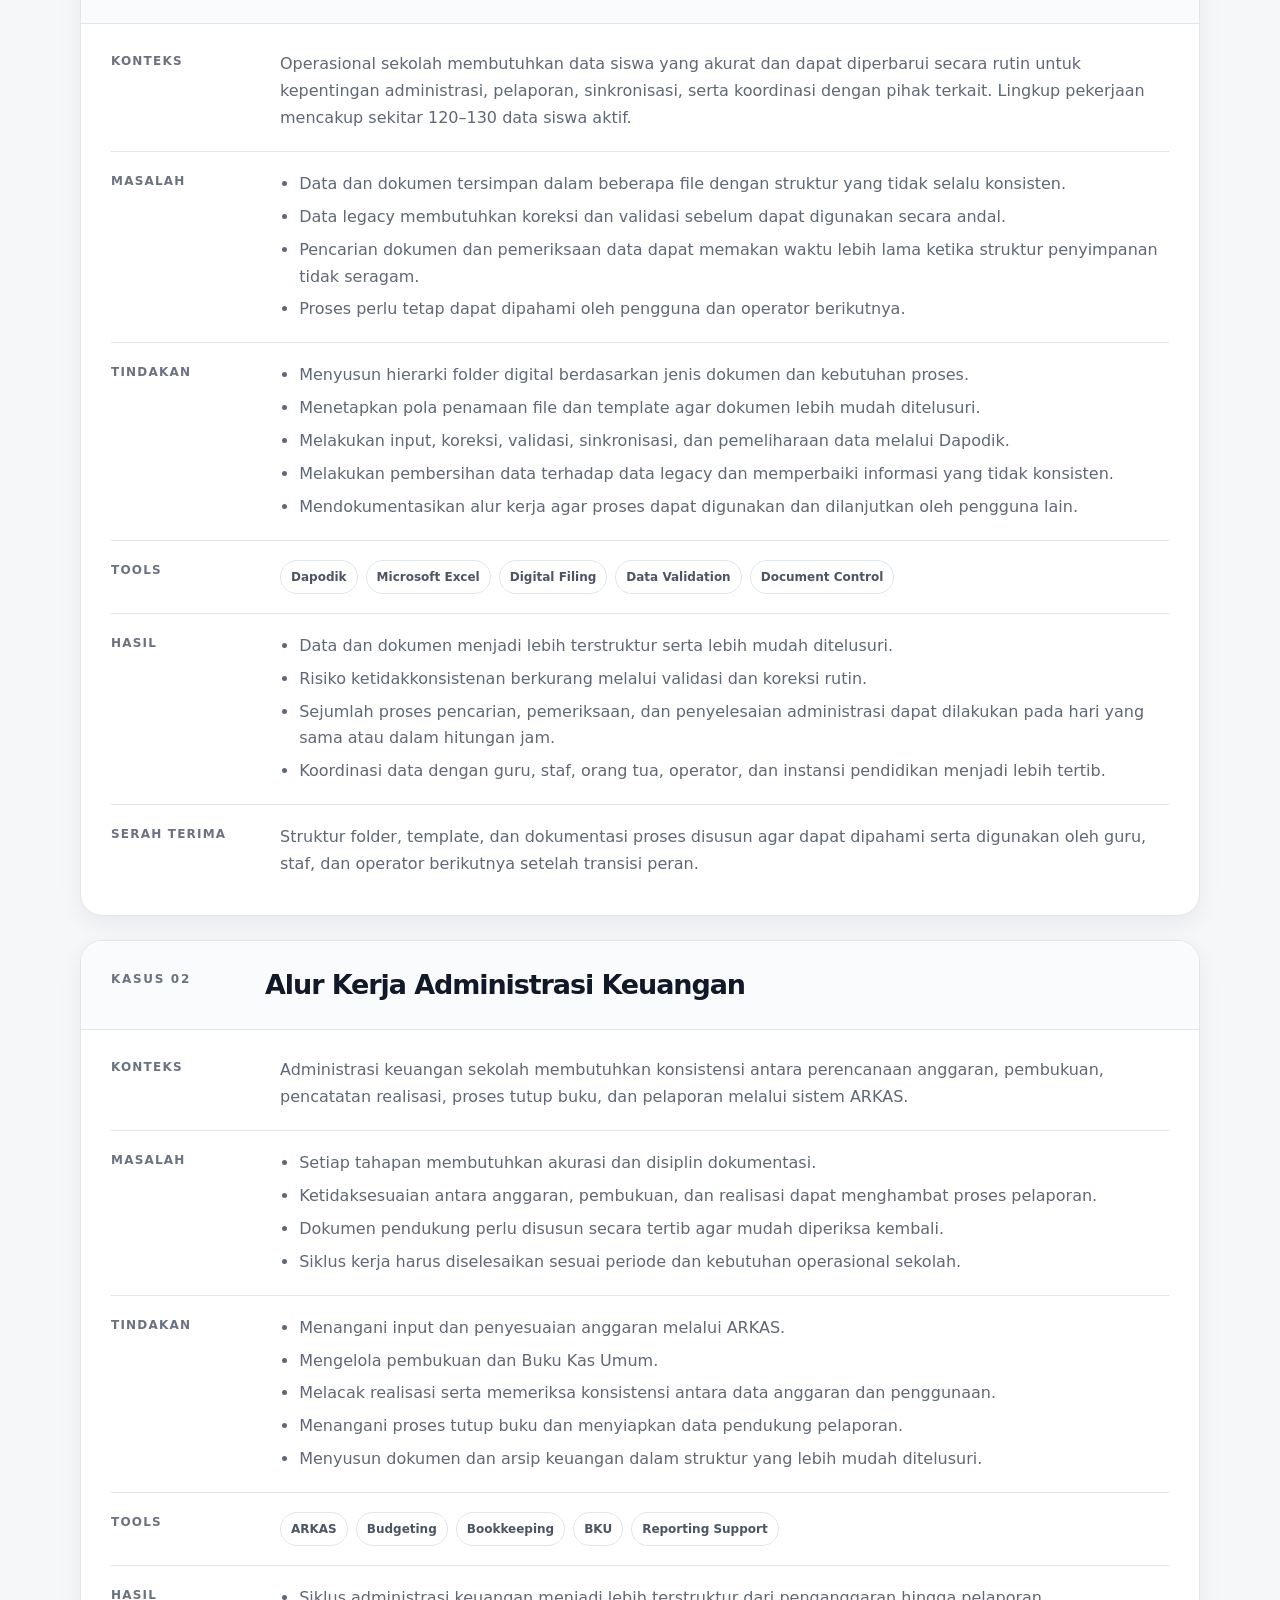
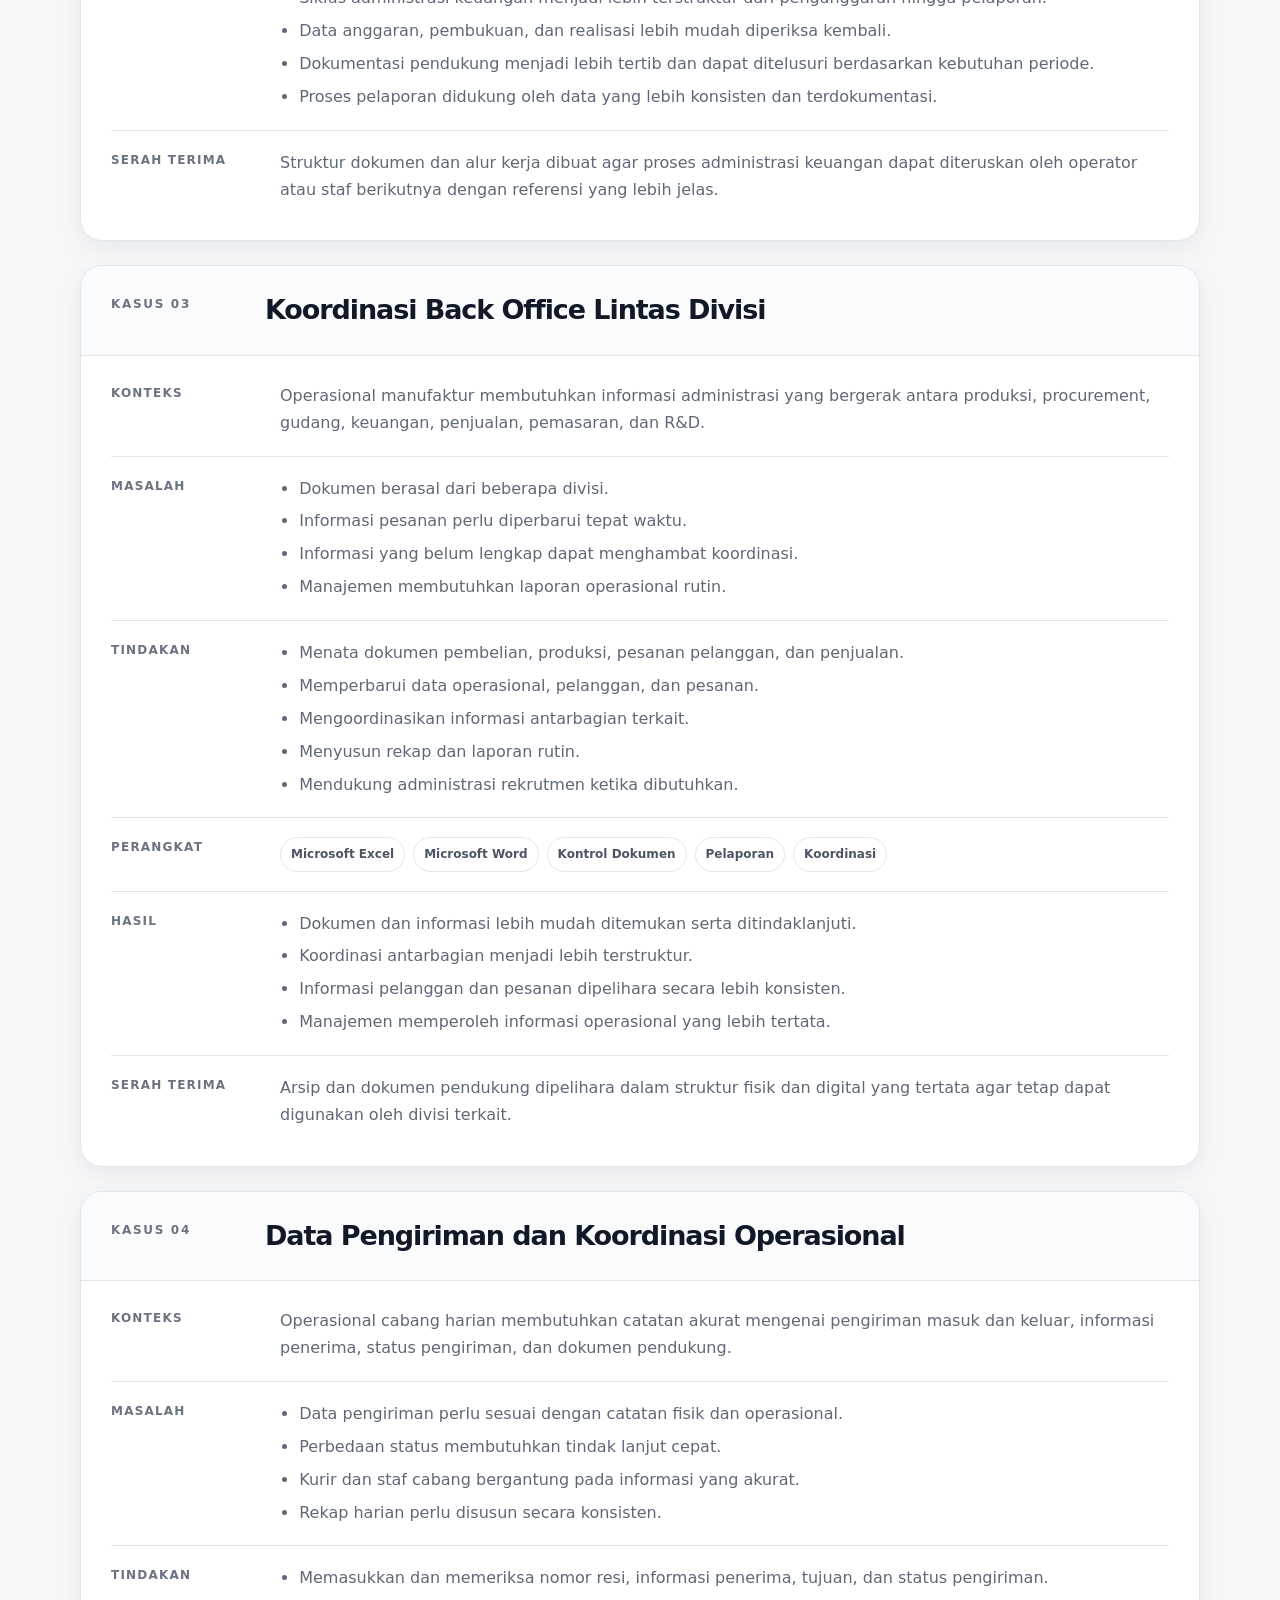
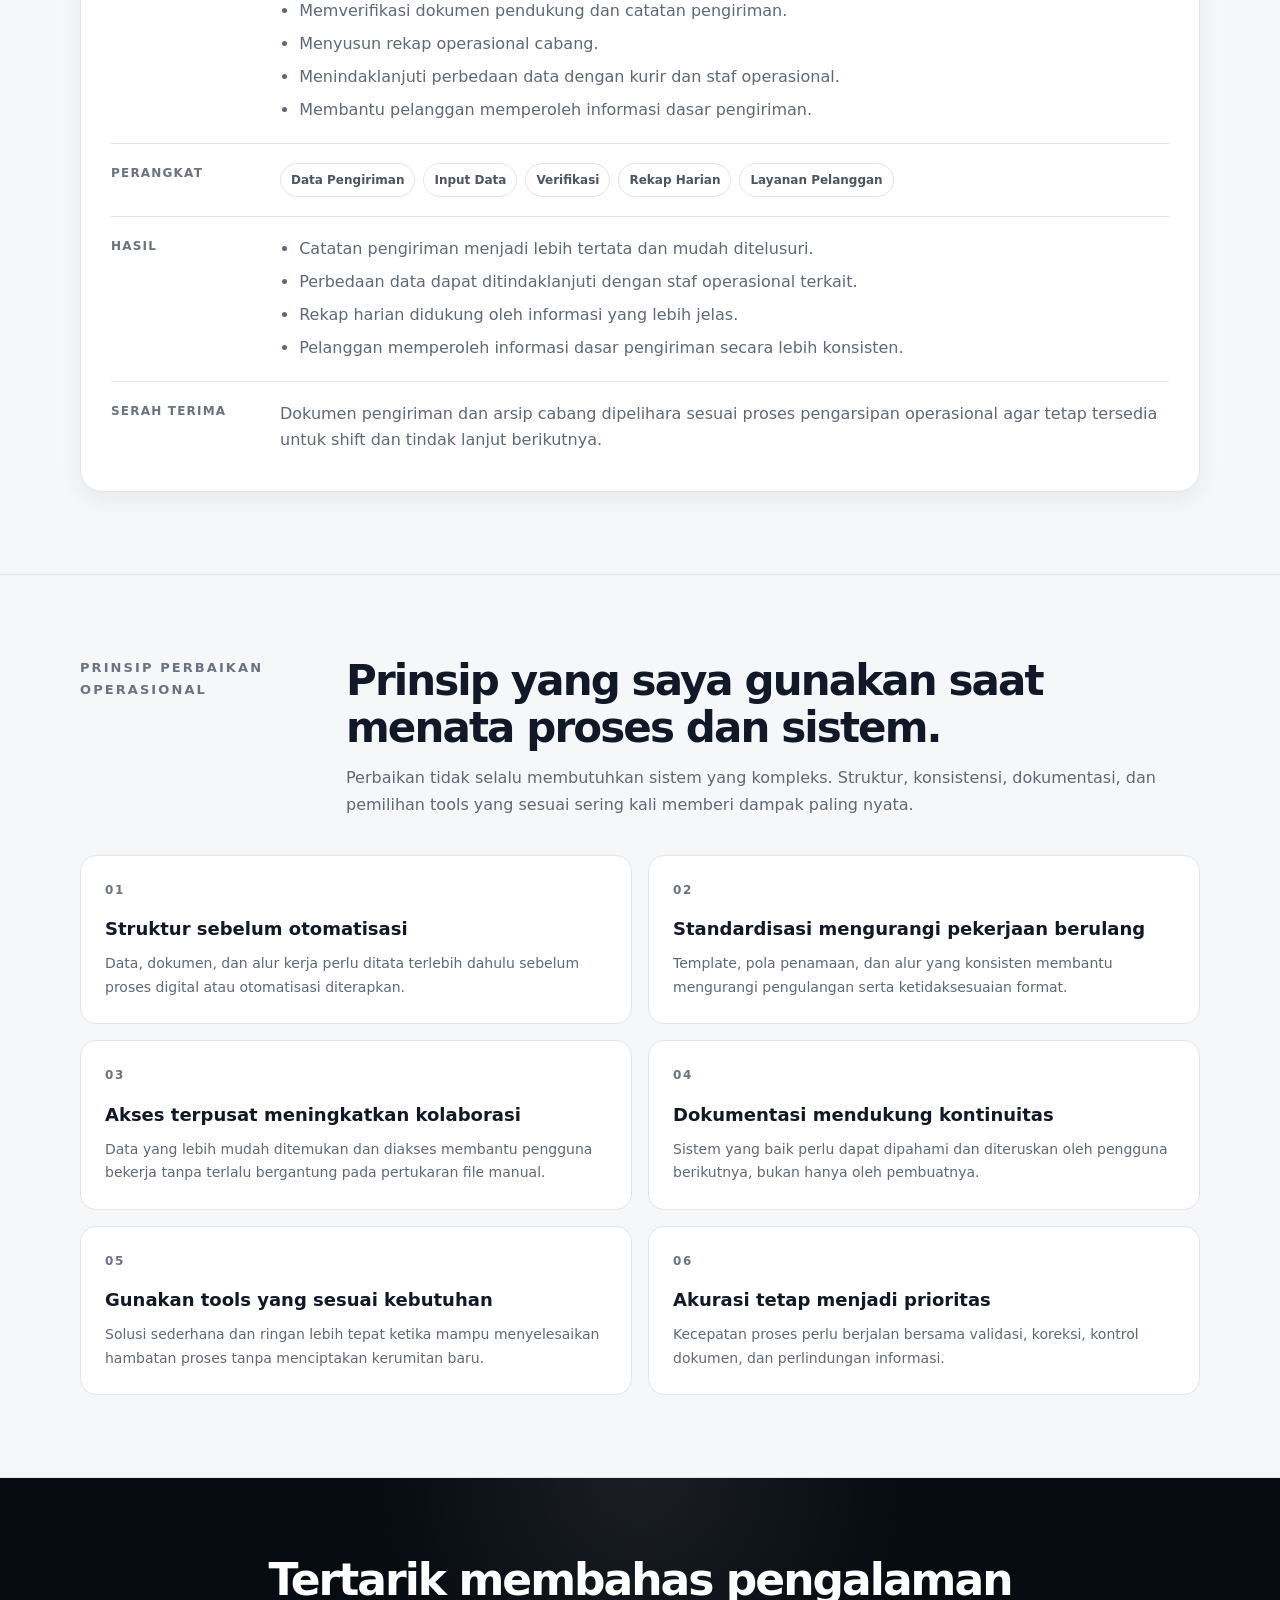
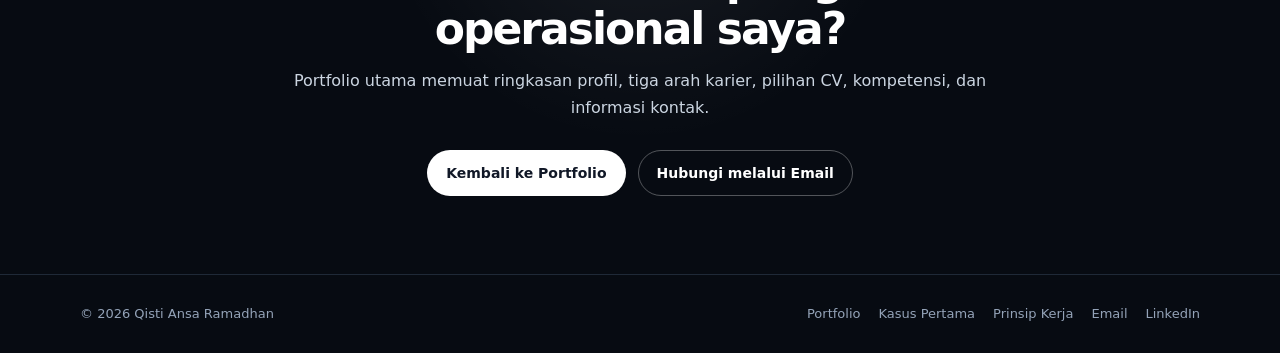
<file: case-deck-id.html>
<!DOCTYPE html>
<html lang="id">
<head>
  <meta charset="UTF-8">

  <meta
    name="viewport"
    content="width=device-width, initial-scale=1.0"
  >

  <title>
    Studi Kasus Operasional | Qisti Ansa Ramadhan
  </title>

  <meta
    name="description"
    content="Studi kasus Qisti Ansa Ramadhan mengenai pengelolaan data, administrasi keuangan, database akademik internal, dan standardisasi alur kerja dokumen."
  >

  <meta name="author" content="Qisti Ansa Ramadhan">
  <meta name="robots" content="index, follow">
  <meta name="theme-color" content="#070b12">

  <!-- Canonical dan bahasa alternatif -->
  <link
    rel="canonical"
    href="https://ansara17.github.io/Porto/case-deck-id.html"
  >

  <link
    rel="alternate"
    hreflang="id-ID"
    href="https://ansara17.github.io/Porto/case-deck-id.html"
  >

  <link
    rel="alternate"
    hreflang="en"
    href="https://ansara17.github.io/Porto/case-deck.html"
  >

  <link
    rel="alternate"
    hreflang="x-default"
    href="https://ansara17.github.io/Porto/case-deck.html"
  >

  <!-- Open Graph -->
  <meta
    property="og:title"
    content="Studi Kasus Operasional | Qisti Ansa Ramadhan"
  >

  <meta
    property="og:description"
    content="Studi kasus pengelolaan data, administrasi keuangan, database internal, dan alur kerja improvement."
  >

  <meta
    property="og:url"
    content="https://ansara17.github.io/Porto/case-deck-id.html"
  >

  <meta property="og:type" content="website">
  <meta property="og:site_name" content="Portfolio Qisti Ansa Ramadhan">
  <meta property="og:locale" content="id_ID">
  <meta property="og:locale:alternate" content="en_US">

  <meta name="twitter:card" content="summary">

  <meta
    name="twitter:title"
    content="Studi Kasus Operasional | Qisti Ansa Ramadhan"
  >

  <meta
    name="twitter:description"
    content="Studi kasus pengelolaan data, administrasi keuangan, database internal, dan alur kerja improvement."
  >

  <!-- Favicon -->
  <link
    rel="icon"
    href="data:image/svg+xml,
    <svg xmlns='http://www.w3.org/2000/svg' viewBox='0 0 100 100'>
      <rect width='100' height='100' rx='22' fill='%23070b12'/>
      <text x='50' y='64' font-size='44' text-anchor='middle'
      fill='white' font-family='Arial' font-weight='700'>QA</text>
    </svg>"
  >

  <script>
    document.documentElement.classList.add("js");
  </script>

  <link
    rel="stylesheet"
    href="assets/css/styles.css"
  >

  <!-- Structured data -->
  <script type="application/ld+json">
  {
    "@context": "https://schema.org",
    "@type": "CollectionPage",
    "name": "Studi Kasus Operasional Qisti Ansa Ramadhan",
    "description": "Kumpulan studi kasus mengenai administrasi operasional, data management, administrasi keuangan, sistem internal, dan alur kerja improvement.",
    "url": "https://ansara17.github.io/Porto/case-deck-id.html",
    "inLanguage": "id-ID",
    "author": {
      "@type": "Person",
      "name": "Qisti Ansa Ramadhan",
      "url": "https://ansara17.github.io/Porto/id.html"
    },
    "hasPart": [
      {
        "@type": "Article",
        "name": "Optimalisasi Sistem Data Sekolah"
      },
      {
        "@type": "Article",
        "name": "Alur Kerja Administrasi Keuangan"
      },
      {
        "@type": "Article",
        "name": "Koordinasi Back Office Lintas Divisi"
      },
      {
        "@type": "Article",
        "name": "Data Pengiriman dan Koordinasi Operasional"
      }
    ]
  }
  </script>

  <script
    src="assets/js/script.js"
    defer
  ></script>
</head>

<body class="deck-page">
  <a class="skip-link" href="#main-content">
    Langsung ke konten utama
  </a>

  <!-- =====================================================
       NAVIGATION
       ===================================================== -->

  <header class="site-header no-print">
    <div class="container nav-inner">
      <a
        class="brand"
        href="id.html"
        aria-label="Kembali ke halaman utama portfolio"
      >
        Qisti Ansa Ramadhan
      </a>

      <button
        class="nav-toggle"
        type="button"
        aria-expanded="false"
        aria-controls="main-navigation"
      >
        <span class="sr-only">Buka atau tutup navigasi</span>
        <span class="nav-toggle-line"></span>
        <span class="nav-toggle-line"></span>
        <span class="nav-toggle-line"></span>
      </button>

      <nav
        class="nav-links"
        id="main-navigation"
        aria-label="Navigasi studi kasus"
      >
        <a class="nav-link" href="id.html">
          Portfolio
        </a>

        <a class="nav-link" href="#case-1">
          Data
        </a>

        <a class="nav-link" href="#case-2">
          Keuangan
        </a>

        <a class="nav-link" href="#case-3">
          Database
        </a>

        <a class="nav-link" href="#case-4">
          Dokumen
        </a>

        <a class="nav-link" href="#lessons">
          Prinsip Kerja
        </a>

        <div
          class="language-switch"
          aria-label="Pilihan bahasa"
        >
          <a
            class="language-link"
            href="case-deck.html"
            lang="en"
            hreflang="en"
            aria-label="View case studies in English"
          >
            EN
          </a>

          <a
            class="language-link active"
            href="case-deck-id.html"
            lang="id"
            hreflang="id-ID"
            aria-current="page"
            aria-label="Lihat studi kasus dalam Bahasa Indonesia"
          >
            ID
          </a>
        </div>
      </nav>
    </div>
  </header>

  <main class="main-content" id="main-content">

    <!-- ===================================================
         HERO
         =================================================== -->

    <section class="deck-hero">
      <div class="container reveal">
        <nav
          class="breadcrumb no-print"
          aria-label="Breadcrumb"
        >
          <a href="id.html">Portfolio</a>
          <span aria-hidden="true">/</span>
          <span aria-current="page">Studi Kasus Operasional</span>
        </nav>

        <p class="eyebrow">
          Studi Kasus Administrasi dan Operasional
        </p>

        <h1>
          Perbaikan alur kerja melalui struktur, akurasi,
          dokumentasi, dan sistem praktis.
        </h1>

        <p>
          Empat studi kasus berikut merangkum pendekatan saya dalam
          menata data, mengelola administrasi keuangan, membangun
          database internal, dan menstandarkan proses dokumen.
        </p>

        <div class="print-actions no-print">
          <button
            type="button"
            class="btn btn-primary"
            data-print-deck
          >
            Simpan sebagai PDF
          </button>

          <a
            class="btn btn-secondary"
            href="id.html"
          >
            Kembali ke Portfolio
          </a>
        </div>
      </div>
    </section>

    <!-- ===================================================
         OPERATING CONTEXT
         =================================================== -->

    <section
      class="section section-soft"
      aria-labelledby="context-title"
    >
      <div class="container">
        <div class="section-header reveal">
          <h2 class="section-label" id="context-title">
            Konteks Operasional
          </h2>

          <div class="section-intro">
            <h3 class="section-heading">
              Lingkup pengalaman yang menjadi dasar studi kasus.
            </h3>

            <p>
              Studi kasus disusun berdasarkan pengalaman operasional
              nyata. Detail tertentu disederhanakan untuk menjaga
              kerahasiaan data dan memusatkan perhatian pada proses,
              kontribusi, serta hasil kerja.
            </p>
          </div>
        </div>

        <div class="section-content deck-summary-grid reveal">
          <article class="deck-summary-card">
            <strong>8+</strong>
            <span>
              Tahun pengalaman operasional lintas industri
            </span>
          </article>

          <article class="deck-summary-card">
            <strong>120–130</strong>
            <span>
              Data siswa aktif yang dikelola
            </span>
          </article>

          <article class="deck-summary-card">
            <strong>12 + 1</strong>
            <span>
              Guru dan staf administrasi yang didukung
            </span>
          </article>

          <article class="deck-summary-card">
            <strong>4</strong>
            <span>
              Domain utama: administrasi, data, keuangan, dan IT
            </span>
          </article>
        </div>
      </div>
    </section>

    <!-- ===================================================
         CASE STUDIES
         =================================================== -->

    <section
      class="section"
      aria-labelledby="case-studies-title"
    >
      <div class="container">
        <div class="section-header reveal">
          <h2 class="section-label" id="case-studies-title">
            Detail Studi Kasus
          </h2>

          <div class="section-intro">
            <h3 class="section-heading">
              Masalah operasional diterjemahkan menjadi tindakan
              yang terstruktur dan dapat diteruskan.
            </h3>

            <p>
              Setiap kasus dijelaskan melalui konteks, masalah,
              tindakan, tools, hasil, dan proses handover.
            </p>
          </div>
        </div>

        <div class="section-content deck-case-list">

          <!-- =================================================
               CASE 01
               ================================================= -->

          <article
            class="deck-case reveal"
            id="case-1"
          >
            <header class="deck-case-header">
              <span class="deck-case-number">
                Kasus 01
              </span>

              <h2 class="deck-case-title">
                Optimalisasi Sistem Data Sekolah
              </h2>
            </header>

            <div class="deck-case-body">
              <div class="deck-field">
                <strong class="deck-label">
                  Konteks
                </strong>

                <p>
                  Operasional sekolah membutuhkan data siswa yang
                  akurat dan dapat diperbarui secara rutin untuk
                  kepentingan administrasi, pelaporan, sinkronisasi,
                  serta koordinasi dengan pihak terkait. Lingkup
                  pekerjaan mencakup sekitar 120–130 data siswa aktif.
                </p>
              </div>

              <div class="deck-field">
                <strong class="deck-label">
                  Masalah
                </strong>

                <ul>
                  <li>
                    Data dan dokumen tersimpan dalam beberapa file
                    dengan struktur yang tidak selalu konsisten.
                  </li>
                  <li>
                    Data legacy membutuhkan koreksi dan validasi
                    sebelum dapat digunakan secara andal.
                  </li>
                  <li>
                    Pencarian dokumen dan pemeriksaan data dapat
                    memakan waktu lebih lama ketika struktur
                    penyimpanan tidak seragam.
                  </li>
                  <li>
                    Proses perlu tetap dapat dipahami oleh pengguna
                    dan operator berikutnya.
                  </li>
                </ul>
              </div>

              <div class="deck-field">
                <strong class="deck-label">
                  Tindakan
                </strong>

                <ul>
                  <li>
                    Menyusun hierarki folder digital berdasarkan
                    jenis dokumen dan kebutuhan proses.
                  </li>
                  <li>
                    Menetapkan pola penamaan file dan template agar
                    dokumen lebih mudah ditelusuri.
                  </li>
                  <li>
                    Melakukan input, koreksi, validasi, sinkronisasi,
                    dan pemeliharaan data melalui Dapodik.
                  </li>
                  <li>
                    Melakukan pembersihan data terhadap data legacy
                    dan memperbaiki informasi yang tidak konsisten.
                  </li>
                  <li>
                    Mendokumentasikan alur kerja agar proses dapat
                    digunakan dan dilanjutkan oleh pengguna lain.
                  </li>
                </ul>
              </div>

              <div class="deck-field">
                <strong class="deck-label">
                  Tools
                </strong>

                <div class="deck-tools">
                  <span class="tag">Dapodik</span>
                  <span class="tag">Microsoft Excel</span>
                  <span class="tag">Digital Filing</span>
                  <span class="tag">Data Validation</span>
                  <span class="tag">Document Control</span>
                </div>
              </div>

              <div class="deck-field">
                <strong class="deck-label">
                  Hasil
                </strong>

                <ul>
                  <li>
                    Data dan dokumen menjadi lebih terstruktur serta
                    lebih mudah ditelusuri.
                  </li>
                  <li>
                    Risiko ketidakkonsistenan berkurang melalui
                    validasi dan koreksi rutin.
                  </li>
                  <li>
                    Sejumlah proses pencarian, pemeriksaan, dan
                    penyelesaian administrasi dapat dilakukan pada
                    hari yang sama atau dalam hitungan jam.
                  </li>
                  <li>
                    Koordinasi data dengan guru, staf, orang tua,
                    operator, dan instansi pendidikan menjadi lebih
                    tertib.
                  </li>
                </ul>
              </div>

              <div class="deck-field">
                <strong class="deck-label">
                  Serah Terima
                </strong>

                <p>
                  Struktur folder, template, dan dokumentasi proses
                  disusun agar dapat dipahami serta digunakan oleh
                  guru, staf, dan operator berikutnya setelah
                  transisi peran.
                </p>
              </div>
            </div>
          </article>

          <!-- =================================================
               CASE 02
               ================================================= -->

          <article
            class="deck-case reveal"
            id="case-2"
          >
            <header class="deck-case-header">
              <span class="deck-case-number">
                Kasus 02
              </span>

              <h2 class="deck-case-title">
                Alur Kerja Administrasi Keuangan
              </h2>
            </header>

            <div class="deck-case-body">
              <div class="deck-field">
                <strong class="deck-label">
                  Konteks
                </strong>

                <p>
                  Administrasi keuangan sekolah membutuhkan
                  konsistensi antara perencanaan anggaran,
                  pembukuan, pencatatan realisasi, proses tutup buku,
                  dan pelaporan melalui sistem ARKAS.
                </p>
              </div>

              <div class="deck-field">
                <strong class="deck-label">
                  Masalah
                </strong>

                <ul>
                  <li>
                    Setiap tahapan membutuhkan akurasi dan disiplin
                    dokumentasi.
                  </li>
                  <li>
                    Ketidaksesuaian antara anggaran, pembukuan, dan
                    realisasi dapat menghambat proses pelaporan.
                  </li>
                  <li>
                    Dokumen pendukung perlu disusun secara tertib
                    agar mudah diperiksa kembali.
                  </li>
                  <li>
                    Siklus kerja harus diselesaikan sesuai periode
                    dan kebutuhan operasional sekolah.
                  </li>
                </ul>
              </div>

              <div class="deck-field">
                <strong class="deck-label">
                  Tindakan
                </strong>

                <ul>
                  <li>
                    Menangani input dan penyesuaian anggaran melalui
                    ARKAS.
                  </li>
                  <li>
                    Mengelola pembukuan dan Buku Kas Umum.
                  </li>
                  <li>
                    Melacak realisasi serta memeriksa konsistensi
                    antara data anggaran dan penggunaan.
                  </li>
                  <li>
                    Menangani proses tutup buku dan menyiapkan data
                    pendukung pelaporan.
                  </li>
                  <li>
                    Menyusun dokumen dan arsip keuangan dalam
                    struktur yang lebih mudah ditelusuri.
                  </li>
                </ul>
              </div>

              <div class="deck-field">
                <strong class="deck-label">
                  Tools
                </strong>

                <div class="deck-tools">
                  <span class="tag">ARKAS</span>
                  <span class="tag">Budgeting</span>
                  <span class="tag">Bookkeeping</span>
                  <span class="tag">BKU</span>
                  <span class="tag">Reporting Support</span>
                </div>
              </div>

              <div class="deck-field">
                <strong class="deck-label">
                  Hasil
                </strong>

                <ul>
                  <li>
                    Siklus administrasi keuangan menjadi lebih
                    terstruktur dari penganggaran hingga pelaporan.
                  </li>
                  <li>
                    Data anggaran, pembukuan, dan realisasi lebih
                    mudah diperiksa kembali.
                  </li>
                  <li>
                    Dokumentasi pendukung menjadi lebih tertib dan
                    dapat ditelusuri berdasarkan kebutuhan periode.
                  </li>
                  <li>
                    Proses pelaporan didukung oleh data yang lebih
                    konsisten dan terdokumentasi.
                  </li>
                </ul>
              </div>

              <div class="deck-field">
                <strong class="deck-label">
                  Serah Terima
                </strong>

                <p>
                  Struktur dokumen dan alur kerja dibuat agar proses
                  administrasi keuangan dapat diteruskan oleh
                  operator atau staf berikutnya dengan referensi yang
                  lebih jelas.
                </p>
              </div>
            </div>
          </article>

          <!-- =================================================
               CASE 03
               ================================================= -->

                    <article
            class="deck-case reveal"
            id="case-3"
          >
            <header class="deck-case-header">
              <span class="deck-case-number">Kasus 03</span>
              <h2 class="deck-case-title">
                Koordinasi Back Office Lintas Divisi
              </h2>
            </header>

            <div class="deck-case-body">
              <div class="deck-field">
                <strong class="deck-label">Konteks</strong>
                <p>
                  Operasional manufaktur membutuhkan informasi
                  administrasi yang bergerak antara produksi,
                  procurement, gudang, keuangan, penjualan,
                  pemasaran, dan R&amp;D.
                </p>
              </div>

              <div class="deck-field">
                <strong class="deck-label">Masalah</strong>
                <ul>
                  <li>Dokumen berasal dari beberapa divisi.</li>
                  <li>Informasi pesanan perlu diperbarui tepat waktu.</li>
                  <li>
                    Informasi yang belum lengkap dapat menghambat
                    koordinasi.
                  </li>
                  <li>
                    Manajemen membutuhkan laporan operasional rutin.
                  </li>
                </ul>
              </div>

              <div class="deck-field">
                <strong class="deck-label">Tindakan</strong>
                <ul>
                  <li>
                    Menata dokumen pembelian, produksi, pesanan
                    pelanggan, dan penjualan.
                  </li>
                  <li>
                    Memperbarui data operasional, pelanggan, dan
                    pesanan.
                  </li>
                  <li>
                    Mengoordinasikan informasi antarbagian terkait.
                  </li>
                  <li>
                    Menyusun rekap dan laporan rutin.
                  </li>
                  <li>
                    Mendukung administrasi rekrutmen ketika
                    dibutuhkan.
                  </li>
                </ul>
              </div>

              <div class="deck-field">
                <strong class="deck-label">Perangkat</strong>
                <div class="deck-tools">
                  <span class="tag">Microsoft Excel</span>
                  <span class="tag">Microsoft Word</span>
                  <span class="tag">Kontrol Dokumen</span>
                  <span class="tag">Pelaporan</span>
                  <span class="tag">Koordinasi</span>
                </div>
              </div>

              <div class="deck-field">
                <strong class="deck-label">Hasil</strong>
                <ul>
                  <li>
                    Dokumen dan informasi lebih mudah ditemukan
                    serta ditindaklanjuti.
                  </li>
                  <li>
                    Koordinasi antarbagian menjadi lebih terstruktur.
                  </li>
                  <li>
                    Informasi pelanggan dan pesanan dipelihara
                    secara lebih konsisten.
                  </li>
                  <li>
                    Manajemen memperoleh informasi operasional yang
                    lebih tertata.
                  </li>
                </ul>
              </div>

              <div class="deck-field">
                <strong class="deck-label">Serah Terima</strong>
                <p>
                  Arsip dan dokumen pendukung dipelihara dalam
                  struktur fisik dan digital yang tertata agar tetap
                  dapat digunakan oleh divisi terkait.
                </p>
              </div>
            </div>
          </article>

          <!-- =================================================
               CASE 04
               ================================================= -->

                    <article
            class="deck-case reveal"
            id="case-4"
          >
            <header class="deck-case-header">
              <span class="deck-case-number">Kasus 04</span>
              <h2 class="deck-case-title">
                Data Pengiriman dan Koordinasi Operasional
              </h2>
            </header>

            <div class="deck-case-body">
              <div class="deck-field">
                <strong class="deck-label">Konteks</strong>
                <p>
                  Operasional cabang harian membutuhkan catatan
                  akurat mengenai pengiriman masuk dan keluar,
                  informasi penerima, status pengiriman, dan dokumen
                  pendukung.
                </p>
              </div>

              <div class="deck-field">
                <strong class="deck-label">Masalah</strong>
                <ul>
                  <li>
                    Data pengiriman perlu sesuai dengan catatan
                    fisik dan operasional.
                  </li>
                  <li>
                    Perbedaan status membutuhkan tindak lanjut cepat.
                  </li>
                  <li>
                    Kurir dan staf cabang bergantung pada informasi
                    yang akurat.
                  </li>
                  <li>
                    Rekap harian perlu disusun secara konsisten.
                  </li>
                </ul>
              </div>

              <div class="deck-field">
                <strong class="deck-label">Tindakan</strong>
                <ul>
                  <li>
                    Memasukkan dan memeriksa nomor resi, informasi
                    penerima, tujuan, dan status pengiriman.
                  </li>
                  <li>
                    Memverifikasi dokumen pendukung dan catatan
                    pengiriman.
                  </li>
                  <li>
                    Menyusun rekap operasional cabang.
                  </li>
                  <li>
                    Menindaklanjuti perbedaan data dengan kurir dan
                    staf operasional.
                  </li>
                  <li>
                    Membantu pelanggan memperoleh informasi dasar
                    pengiriman.
                  </li>
                </ul>
              </div>

              <div class="deck-field">
                <strong class="deck-label">Perangkat</strong>
                <div class="deck-tools">
                  <span class="tag">Data Pengiriman</span>
                  <span class="tag">Input Data</span>
                  <span class="tag">Verifikasi</span>
                  <span class="tag">Rekap Harian</span>
                  <span class="tag">Layanan Pelanggan</span>
                </div>
              </div>

              <div class="deck-field">
                <strong class="deck-label">Hasil</strong>
                <ul>
                  <li>
                    Catatan pengiriman menjadi lebih tertata dan
                    mudah ditelusuri.
                  </li>
                  <li>
                    Perbedaan data dapat ditindaklanjuti dengan staf
                    operasional terkait.
                  </li>
                  <li>
                    Rekap harian didukung oleh informasi yang lebih
                    jelas.
                  </li>
                  <li>
                    Pelanggan memperoleh informasi dasar pengiriman
                    secara lebih konsisten.
                  </li>
                </ul>
              </div>

              <div class="deck-field">
                <strong class="deck-label">Serah Terima</strong>
                <p>
                  Dokumen pengiriman dan arsip cabang dipelihara
                  sesuai proses pengarsipan operasional agar tetap
                  tersedia untuk shift dan tindak lanjut berikutnya.
                </p>
              </div>
            </div>
          </article>
        </div>
      </div>
    </section>

    <!-- ===================================================
         OPERATIONAL LESSONS
         =================================================== -->

    <section
      class="section section-soft"
      id="lessons"
      aria-labelledby="lessons-title"
    >
      <div class="container">
        <div class="section-header reveal">
          <h2 class="section-label" id="lessons-title">
            Prinsip Perbaikan Operasional
          </h2>

          <div class="section-intro">
            <h3 class="section-heading">
              Prinsip yang saya gunakan saat menata proses dan
              sistem.
            </h3>

            <p>
              Perbaikan tidak selalu membutuhkan sistem yang
              kompleks. Struktur, konsistensi, dokumentasi, dan
              pemilihan tools yang sesuai sering kali memberi dampak
              paling nyata.
            </p>
          </div>
        </div>

        <div class="section-content lessons-grid reveal">
          <article class="lesson-card">
            <span class="lesson-number">01</span>

            <h3>Struktur sebelum otomatisasi</h3>

            <p>
              Data, dokumen, dan alur kerja perlu ditata terlebih
              dahulu sebelum proses digital atau otomatisasi
              diterapkan.
            </p>
          </article>

          <article class="lesson-card">
            <span class="lesson-number">02</span>

            <h3>Standardisasi mengurangi pekerjaan berulang</h3>

            <p>
              Template, pola penamaan, dan alur yang konsisten
              membantu mengurangi pengulangan serta ketidaksesuaian
              format.
            </p>
          </article>

          <article class="lesson-card">
            <span class="lesson-number">03</span>

            <h3>Akses terpusat meningkatkan kolaborasi</h3>

            <p>
              Data yang lebih mudah ditemukan dan diakses membantu
              pengguna bekerja tanpa terlalu bergantung pada
              pertukaran file manual.
            </p>
          </article>

          <article class="lesson-card">
            <span class="lesson-number">04</span>

            <h3>Dokumentasi mendukung kontinuitas</h3>

            <p>
              Sistem yang baik perlu dapat dipahami dan diteruskan
              oleh pengguna berikutnya, bukan hanya oleh pembuatnya.
            </p>
          </article>

          <article class="lesson-card">
            <span class="lesson-number">05</span>

            <h3>Gunakan tools yang sesuai kebutuhan</h3>

            <p>
              Solusi sederhana dan ringan lebih tepat ketika mampu
              menyelesaikan hambatan proses tanpa menciptakan kerumitan
              baru.
            </p>
          </article>

          <article class="lesson-card">
            <span class="lesson-number">06</span>

            <h3>Akurasi tetap menjadi prioritas</h3>

            <p>
              Kecepatan proses perlu berjalan bersama validasi,
              koreksi, kontrol dokumen, dan perlindungan informasi.
            </p>
          </article>
        </div>
      </div>
    </section>

    <!-- ===================================================
         CONTACT CTA
         =================================================== -->

    <section
      class="cta no-print"
      id="contact"
      aria-labelledby="contact-title"
    >
      <div class="container cta-inner reveal">
        <h2 id="contact-title">
          Tertarik membahas pengalaman operasional saya?
        </h2>

        <p>
          Portfolio utama memuat ringkasan profil, tiga arah karier,
          pilihan CV, kompetensi, dan informasi kontak.
        </p>

        <div class="cta-actions">
          <a
            class="btn btn-primary"
            href="id.html"
          >
            Kembali ke Portfolio
          </a>

          <a
            class="btn btn-secondary"
            href="mailto:ansaalarcon@gmail.com"
          >
            Hubungi melalui Email
          </a>
        </div>
      </div>
    </section>
  </main>

  <!-- =====================================================
       FOOTER
       ===================================================== -->

  <footer class="site-footer no-print">
    <div class="container footer-inner">
      <span>
        © <span data-current-year>2026</span>
        Qisti Ansa Ramadhan
      </span>

      <div class="footer-links">
        <a href="id.html">Portfolio</a>
        <a href="#case-1">Kasus Pertama</a>
        <a href="#lessons">Prinsip Kerja</a>
        <a href="mailto:ansaalarcon@gmail.com">Email</a>

        <a
          href="https://www.linkedin.com/in/qansaa"
          target="_blank" rel="noopener noreferrer"
        >
          LinkedIn
        </a>
      </div>
    </div>
  </footer>
</body>
</html>
</file>
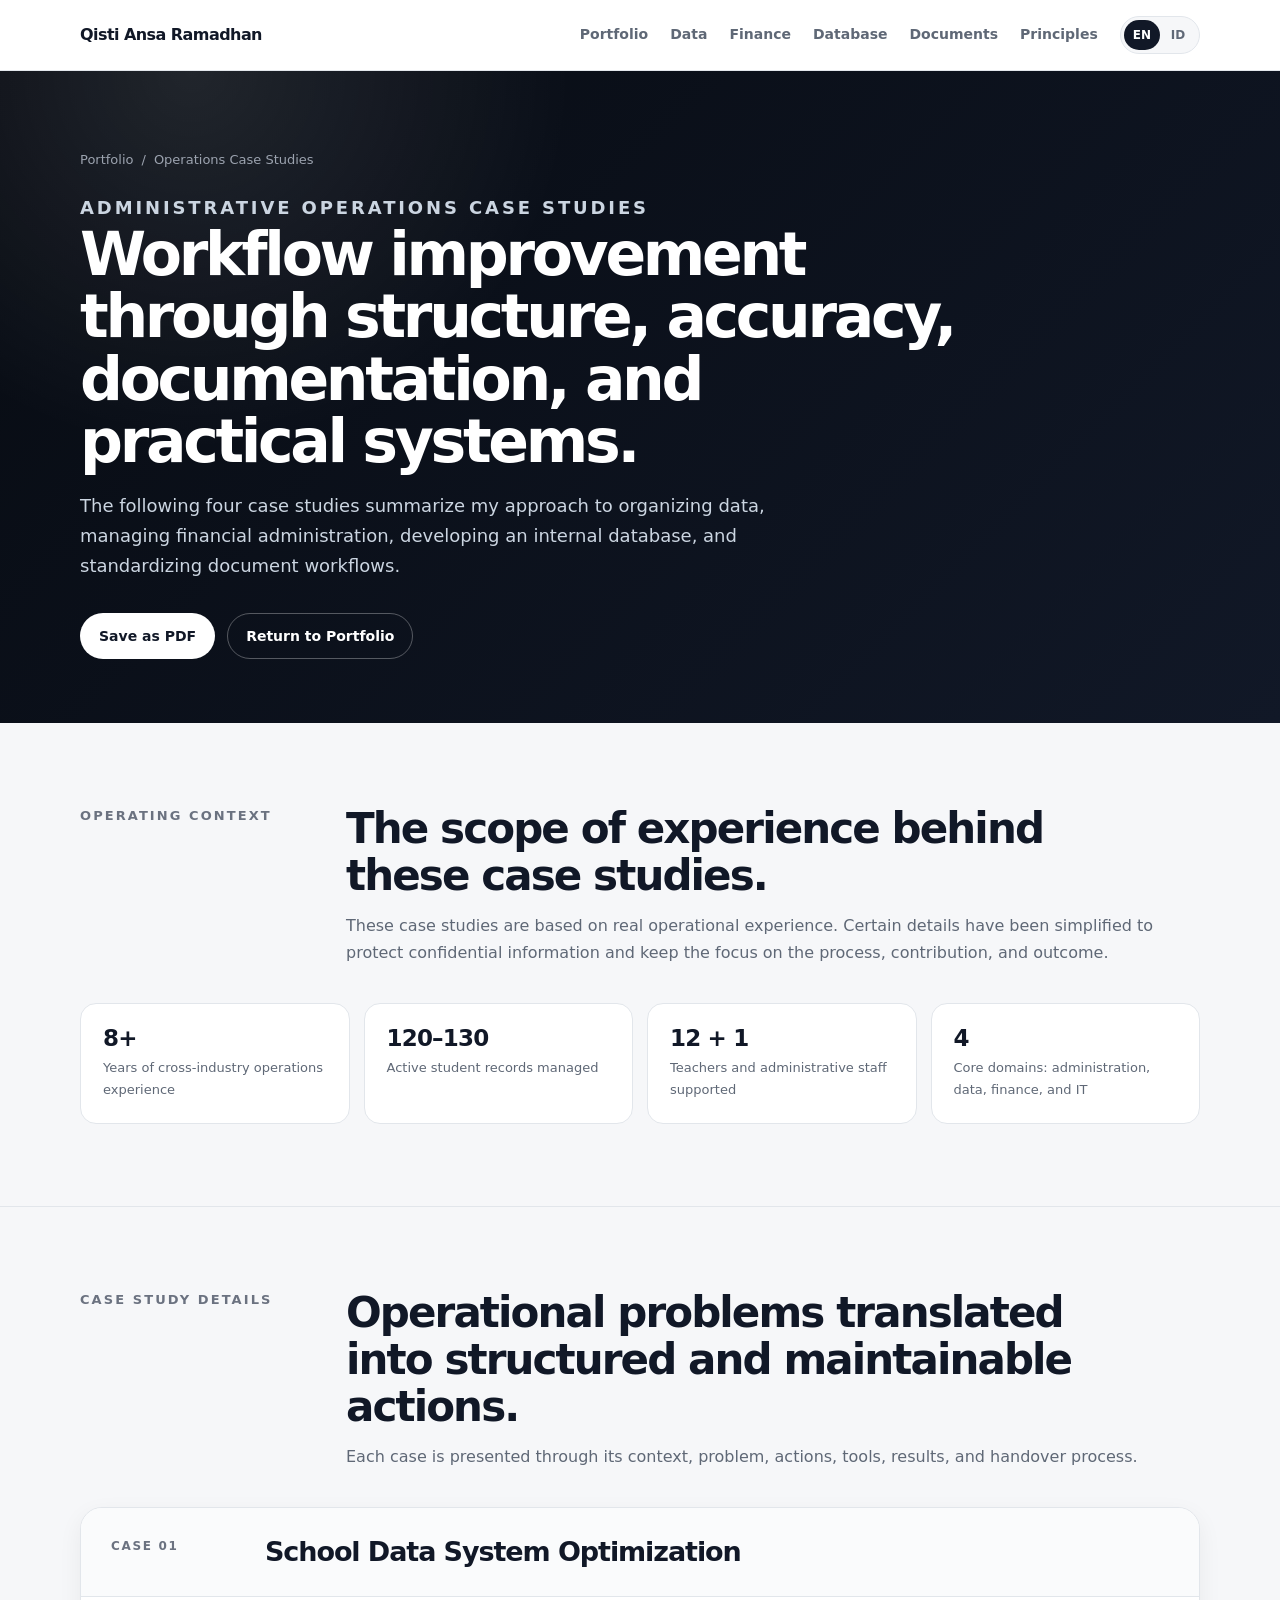
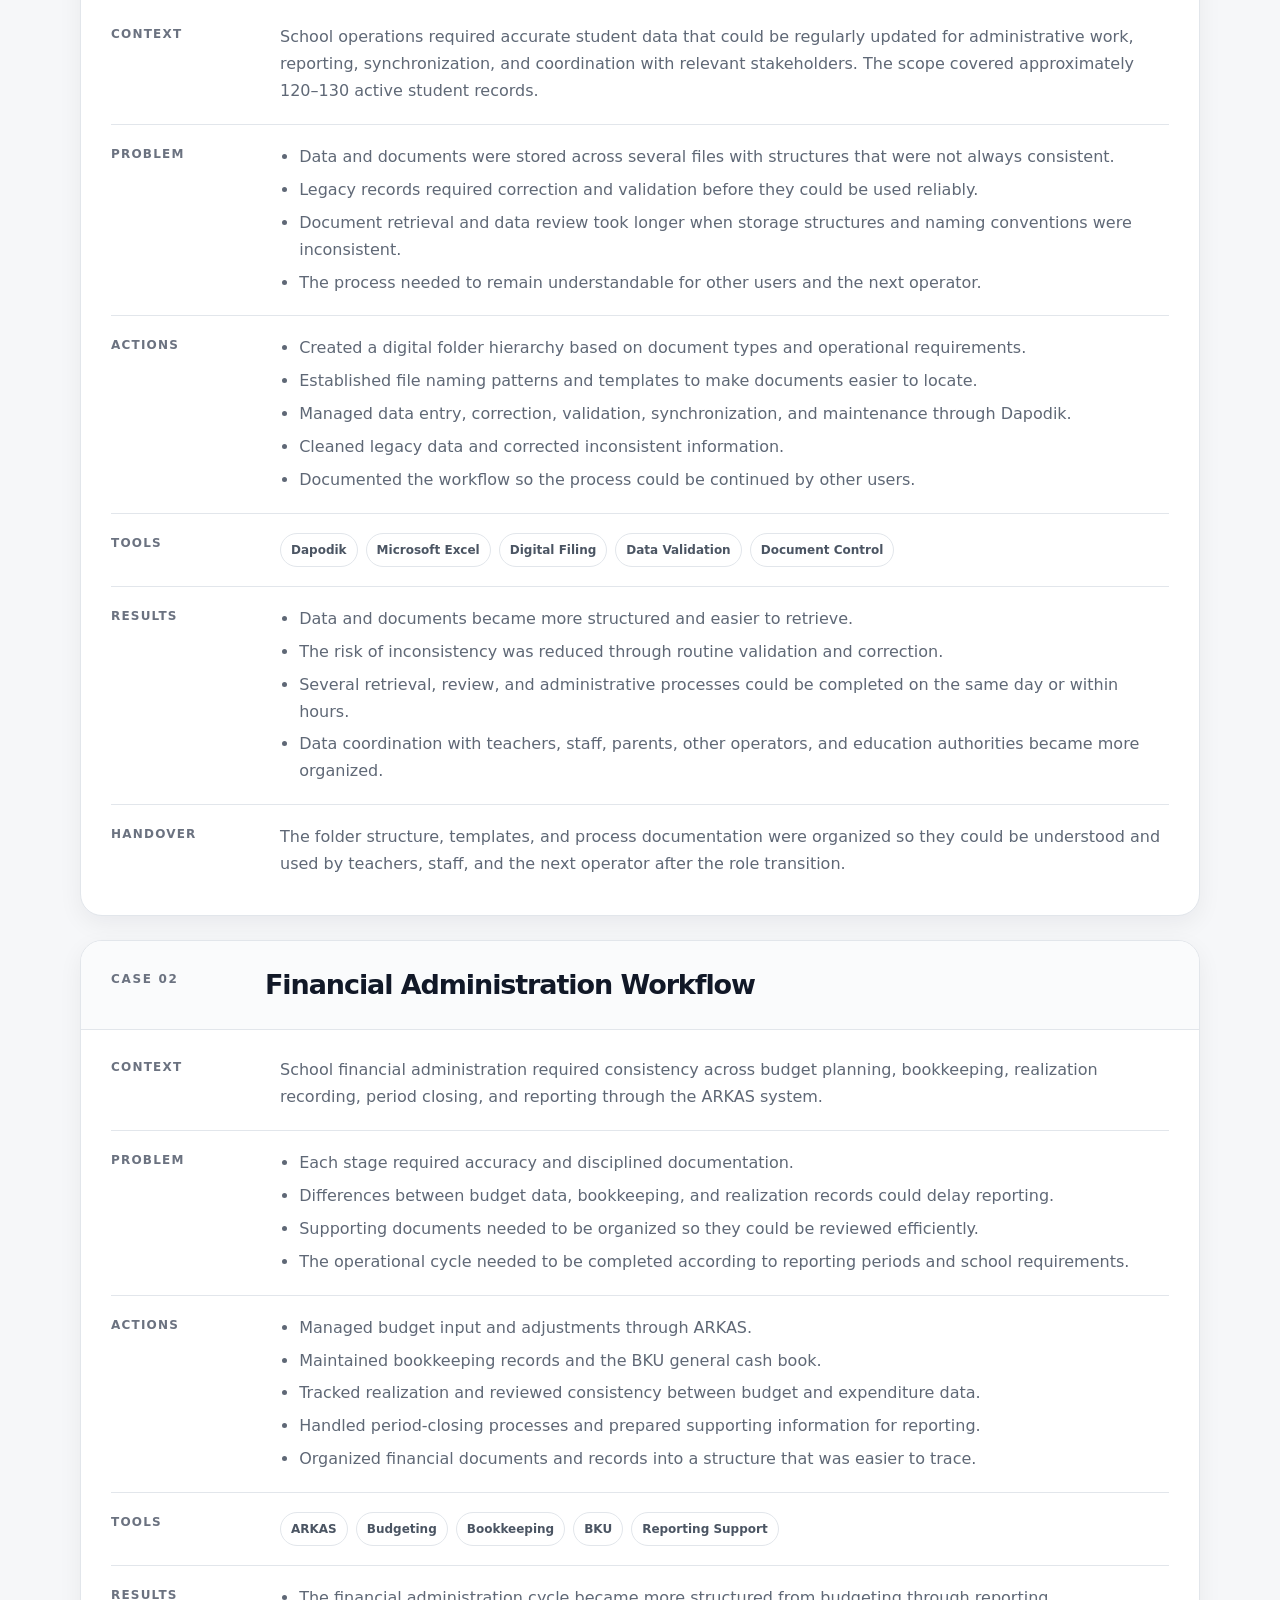
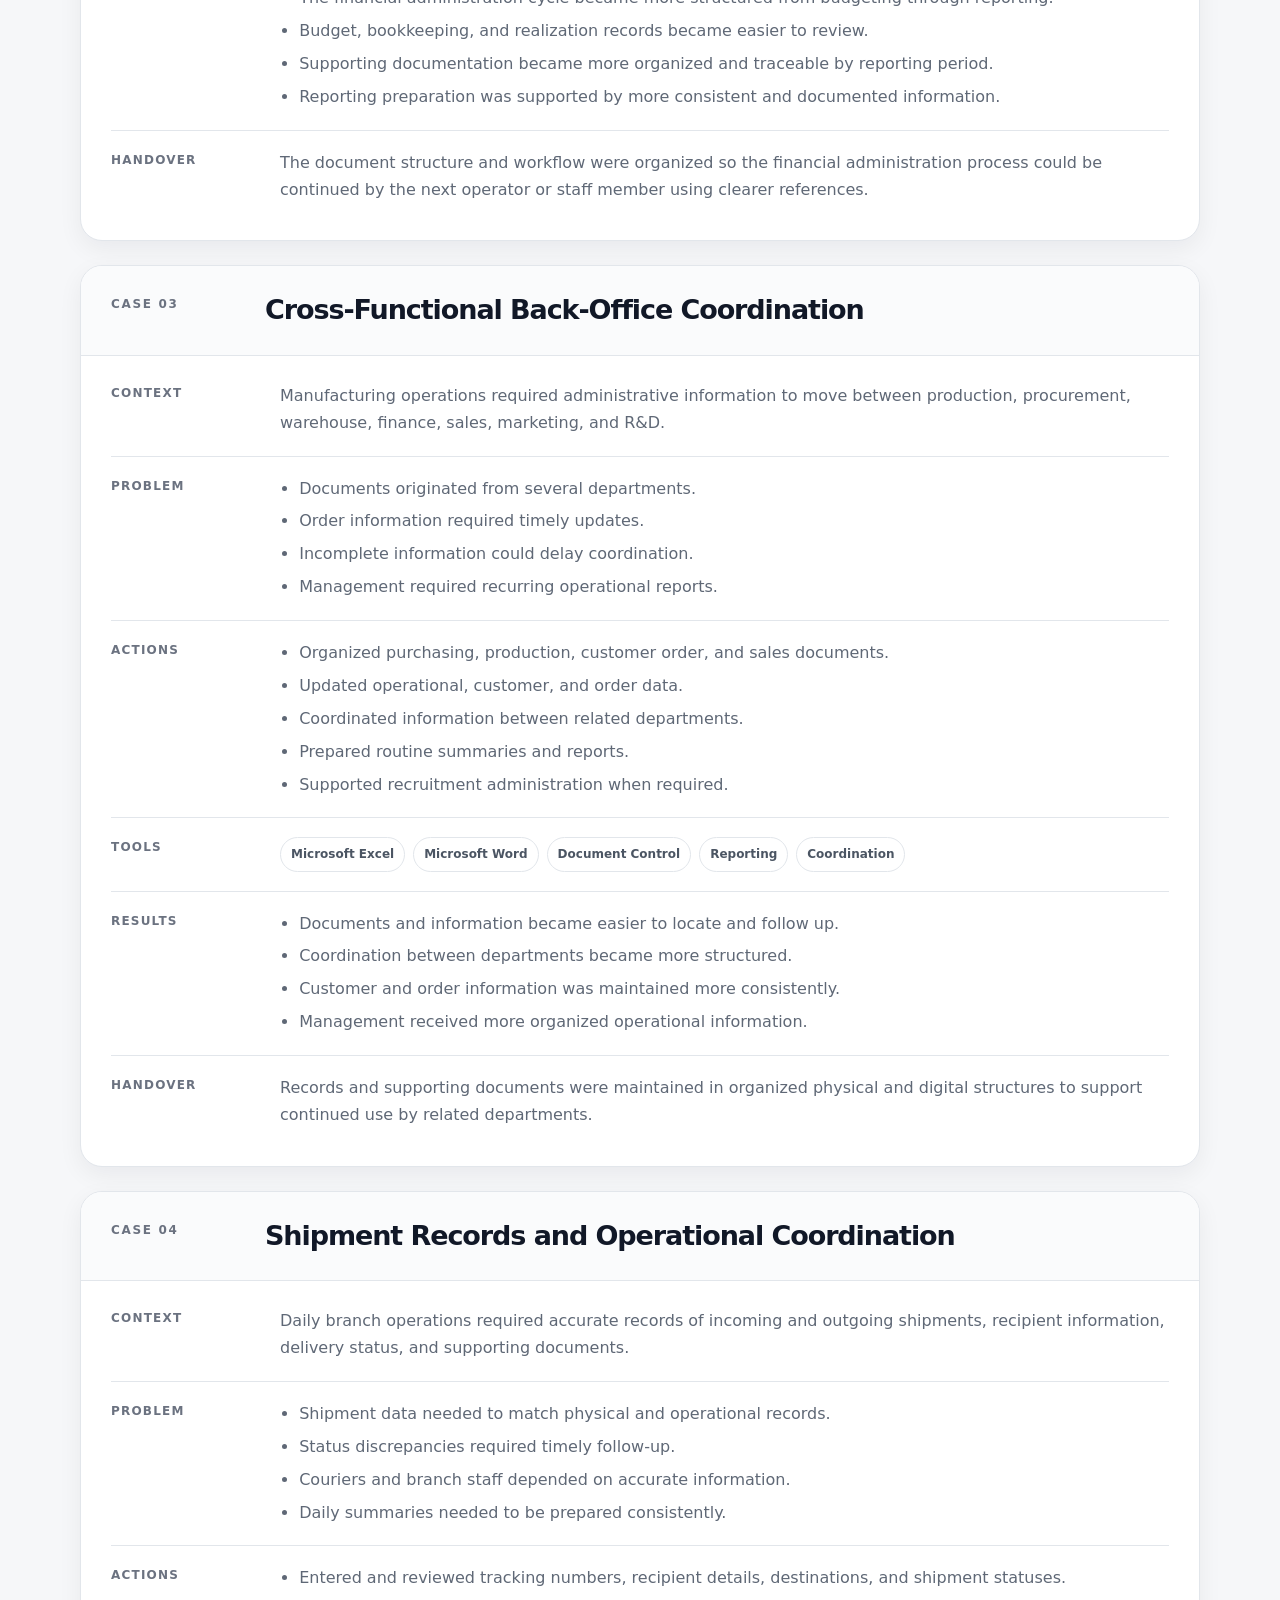
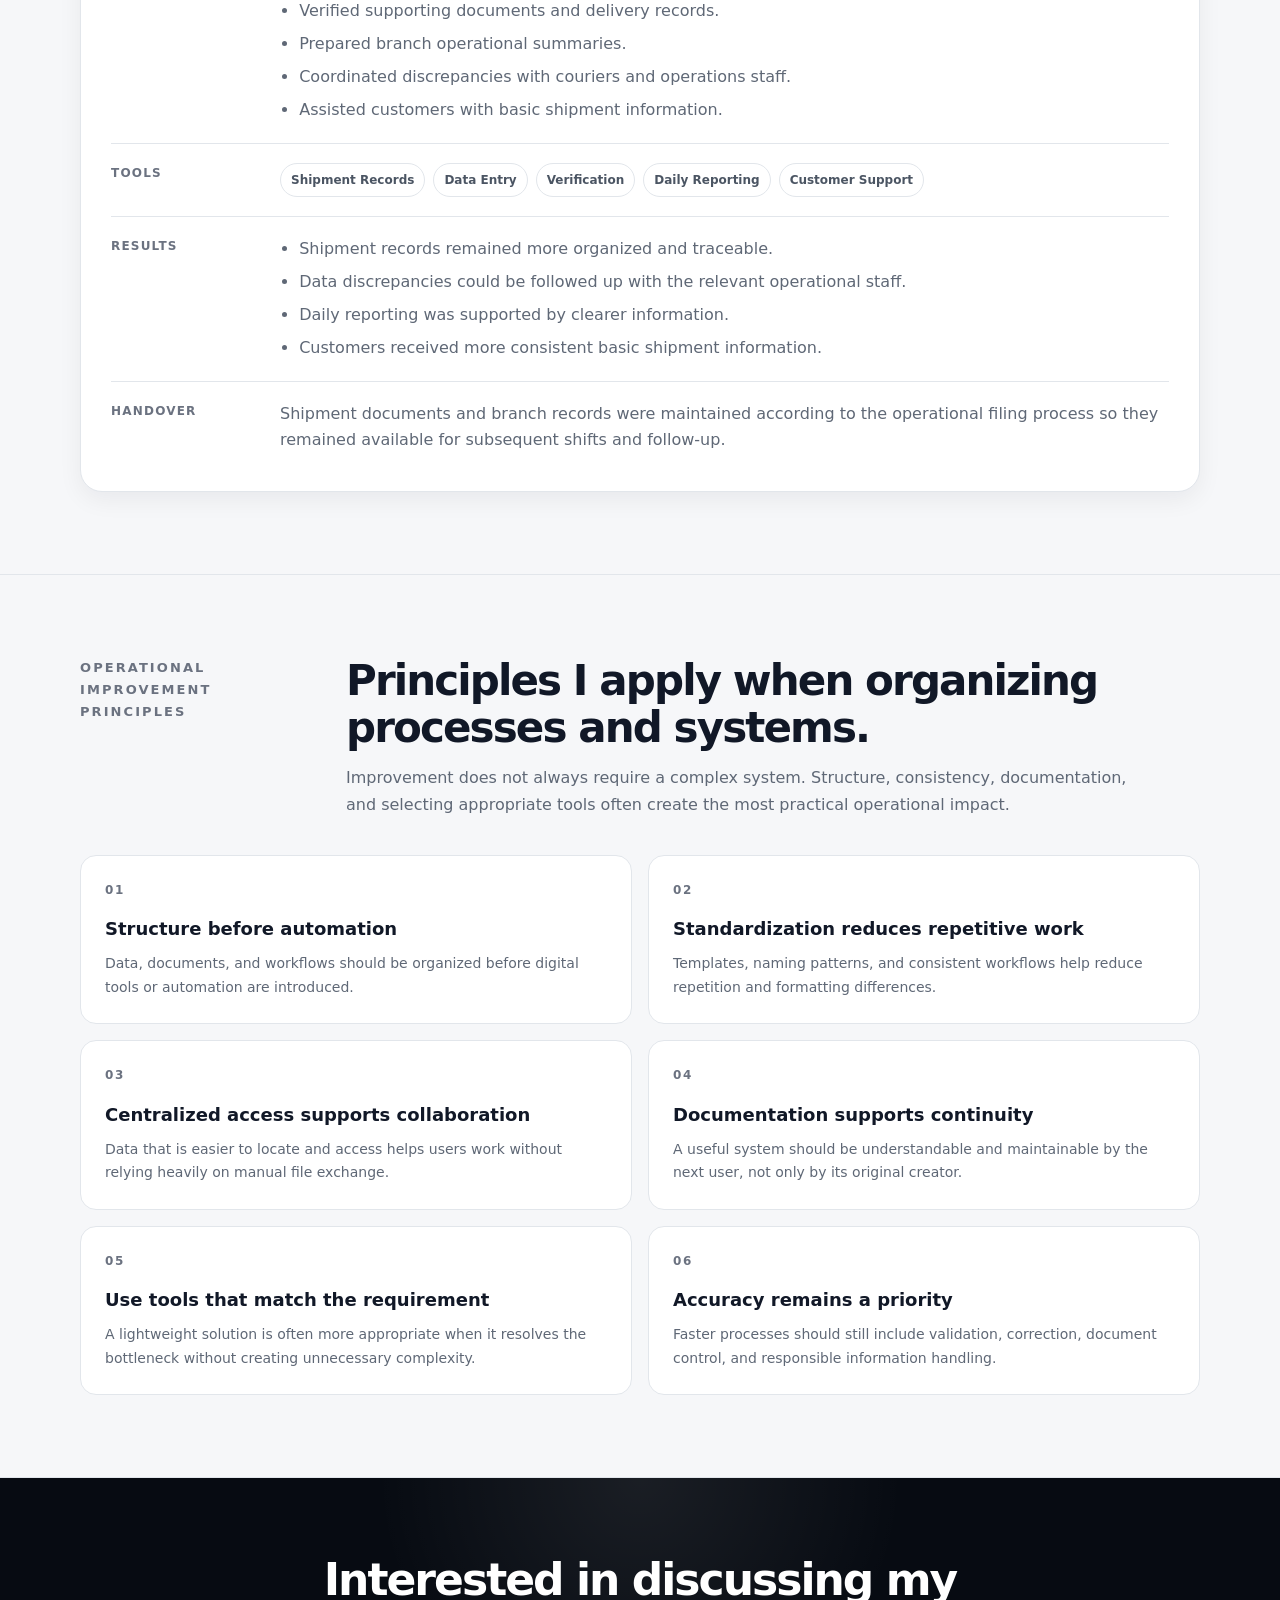
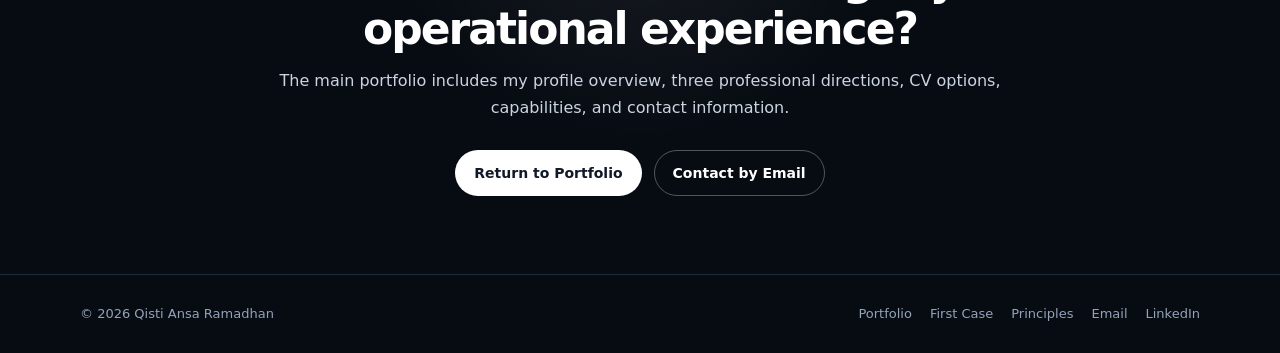
<file: case-deck.html>
<!DOCTYPE html>
<html lang="en">
<head>
  <meta charset="UTF-8">

  <meta
    name="viewport"
    content="width=device-width, initial-scale=1.0"
  >

  <title>
    Operations Case Studies | Qisti Ansa Ramadhan
  </title>

  <meta
    name="description"
    content="Operations case studies by Qisti Ansa Ramadhan covering data management, financial administration, an internal academic database, and document workflow standardization."
  >

  <meta name="author" content="Qisti Ansa Ramadhan">
  <meta name="robots" content="index, follow">
  <meta name="theme-color" content="#070b12">

  <!-- Canonical and alternate language pages -->
  <link
    rel="canonical"
    href="https://ansara17.github.io/Porto/case-deck.html"
  >

  <link
    rel="alternate"
    hreflang="en"
    href="https://ansara17.github.io/Porto/case-deck.html"
  >

  <link
    rel="alternate"
    hreflang="id-ID"
    href="https://ansara17.github.io/Porto/case-deck-id.html"
  >

  <link
    rel="alternate"
    hreflang="x-default"
    href="https://ansara17.github.io/Porto/case-deck.html"
  >

  <!-- Open Graph -->
  <meta
    property="og:title"
    content="Operations Case Studies | Qisti Ansa Ramadhan"
  >

  <meta
    property="og:description"
    content="Case studies covering data management, financial administration, an internal database, and workflow improvement."
  >

  <meta
    property="og:url"
    content="https://ansara17.github.io/Porto/case-deck.html"
  >

  <meta property="og:type" content="website">

  <meta
    property="og:site_name"
    content="Qisti Ansa Ramadhan Portfolio"
  >

  <meta property="og:locale" content="en_US">

  <meta
    property="og:locale:alternate"
    content="id_ID"
  >

  <meta name="twitter:card" content="summary">

  <meta
    name="twitter:title"
    content="Operations Case Studies | Qisti Ansa Ramadhan"
  >

  <meta
    name="twitter:description"
    content="Case studies covering data management, financial administration, an internal database, and workflow improvement."
  >

  <!-- Lightweight favicon -->
  <link
    rel="icon"
    href="data:image/svg+xml,
    <svg xmlns='http://www.w3.org/2000/svg' viewBox='0 0 100 100'>
      <rect width='100' height='100' rx='22' fill='%23070b12'/>
      <text x='50' y='64' font-size='44' text-anchor='middle'
      fill='white' font-family='Arial' font-weight='700'>QA</text>
    </svg>"
  >

  <!-- Enable progressive enhancement early -->
  <script>
    document.documentElement.classList.add("js");
  </script>

  <link
    rel="stylesheet"
    href="assets/css/styles.css"
  >

  <!-- Structured data -->
  <script type="application/ld+json">
  {
    "@context": "https://schema.org",
    "@type": "CollectionPage",
    "name": "Operations Case Studies by Qisti Ansa Ramadhan",
    "description": "A collection of case studies covering administrative operations, data management, financial administration, internal systems, and workflow improvement.",
    "url": "https://ansara17.github.io/Porto/case-deck.html",
    "inLanguage": "en",
    "author": {
      "@type": "Person",
      "name": "Qisti Ansa Ramadhan",
      "url": "https://ansara17.github.io/Porto/"
    },
    "hasPart": [
      {
        "@type": "Article",
        "name": "School Data System Optimization"
      },
      {
        "@type": "Article",
        "name": "Financial Administration Workflow"
      },
      {
        "@type": "Article",
        "name": "Cross-Functional Back-Office Coordination"
      },
      {
        "@type": "Article",
        "name": "Shipment Records and Operational Coordination"
      }
    ]
  }
  </script>

  <script
    src="assets/js/script.js"
    defer
  ></script>
</head>

<body class="deck-page">
  <a class="skip-link" href="#main-content">
    Skip to main content
  </a>

  <!-- =====================================================
       NAVIGATION
       ===================================================== -->

  <header class="site-header no-print">
    <div class="container nav-inner">
      <a
        class="brand"
        href="index.html"
        aria-label="Return to the portfolio homepage"
      >
        Qisti Ansa Ramadhan
      </a>

      <button
        class="nav-toggle"
        type="button"
        aria-expanded="false"
        aria-controls="main-navigation"
      >
        <span class="sr-only">
          Open or close navigation
        </span>

        <span class="nav-toggle-line"></span>
        <span class="nav-toggle-line"></span>
        <span class="nav-toggle-line"></span>
      </button>

      <nav
        class="nav-links"
        id="main-navigation"
        aria-label="Case study navigation"
      >
        <a class="nav-link" href="index.html">
          Portfolio
        </a>

        <a class="nav-link" href="#case-1">
          Data
        </a>

        <a class="nav-link" href="#case-2">
          Finance
        </a>

        <a class="nav-link" href="#case-3">
          Database
        </a>

        <a class="nav-link" href="#case-4">
          Documents
        </a>

        <a class="nav-link" href="#lessons">
          Principles
        </a>

        <div
          class="language-switch"
          aria-label="Language selection"
        >
          <a
            class="language-link active"
            href="case-deck.html"
            lang="en"
            hreflang="en"
            aria-current="page"
            aria-label="View case studies in English"
          >
            EN
          </a>

          <a
            class="language-link"
            href="case-deck-id.html"
            lang="id"
            hreflang="id-ID"
            aria-label="Lihat studi kasus dalam Bahasa Indonesia"
          >
            ID
          </a>
        </div>
      </nav>
    </div>
  </header>

  <main class="main-content" id="main-content">

    <!-- ===================================================
         HERO
         =================================================== -->

    <section class="deck-hero">
      <div class="container reveal">
        <nav
          class="breadcrumb no-print"
          aria-label="Breadcrumb"
        >
          <a href="index.html">Portfolio</a>
          <span aria-hidden="true">/</span>
          <span aria-current="page">
            Operations Case Studies
          </span>
        </nav>

        <p class="eyebrow">
          Administrative Operations Case Studies
        </p>

        <h1>
          Workflow improvement through structure, accuracy,
          documentation, and practical systems.
        </h1>

        <p>
          The following four case studies summarize my approach to
          organizing data, managing financial administration,
          developing an internal database, and standardizing
          document workflows.
        </p>

        <div class="print-actions no-print">
          <button
            type="button"
            class="btn btn-primary"
            data-print-deck
          >
            Save as PDF
          </button>

          <a
            class="btn btn-secondary"
            href="index.html"
          >
            Return to Portfolio
          </a>
        </div>
      </div>
    </section>

    <!-- ===================================================
         OPERATING CONTEXT
         =================================================== -->

    <section
      class="section section-soft"
      aria-labelledby="context-title"
    >
      <div class="container">
        <div class="section-header reveal">
          <h2 class="section-label" id="context-title">
            Operating Context
          </h2>

          <div class="section-intro">
            <h3 class="section-heading">
              The scope of experience behind these case studies.
            </h3>

            <p>
              These case studies are based on real operational
              experience. Certain details have been simplified to
              protect confidential information and keep the focus
              on the process, contribution, and outcome.
            </p>
          </div>
        </div>

        <div class="section-content deck-summary-grid reveal">
          <article class="deck-summary-card">
            <strong>8+</strong>

            <span>
              Years of cross-industry operations experience
            </span>
          </article>

          <article class="deck-summary-card">
            <strong>120–130</strong>

            <span>
              Active student records managed
            </span>
          </article>

          <article class="deck-summary-card">
            <strong>12 + 1</strong>

            <span>
              Teachers and administrative staff supported
            </span>
          </article>

          <article class="deck-summary-card">
            <strong>4</strong>

            <span>
              Core domains: administration, data, finance, and IT
            </span>
          </article>
        </div>
      </div>
    </section>

    <!-- ===================================================
         CASE STUDIES
         =================================================== -->

    <section
      class="section"
      aria-labelledby="case-studies-title"
    >
      <div class="container">
        <div class="section-header reveal">
          <h2 class="section-label" id="case-studies-title">
            Case Study Details
          </h2>

          <div class="section-intro">
            <h3 class="section-heading">
              Operational problems translated into structured and
              maintainable actions.
            </h3>

            <p>
              Each case is presented through its context, problem,
              actions, tools, results, and handover process.
            </p>
          </div>
        </div>

        <div class="section-content deck-case-list">

          <!-- =================================================
               CASE 01
               ================================================= -->

          <article
            class="deck-case reveal"
            id="case-1"
          >
            <header class="deck-case-header">
              <span class="deck-case-number">
                Case 01
              </span>

              <h2 class="deck-case-title">
                School Data System Optimization
              </h2>
            </header>

            <div class="deck-case-body">
              <div class="deck-field">
                <strong class="deck-label">
                  Context
                </strong>

                <p>
                  School operations required accurate student data
                  that could be regularly updated for administrative
                  work, reporting, synchronization, and coordination
                  with relevant stakeholders. The scope covered
                  approximately 120–130 active student records.
                </p>
              </div>

              <div class="deck-field">
                <strong class="deck-label">
                  Problem
                </strong>

                <ul>
                  <li>
                    Data and documents were stored across several
                    files with structures that were not always
                    consistent.
                  </li>

                  <li>
                    Legacy records required correction and
                    validation before they could be used reliably.
                  </li>

                  <li>
                    Document retrieval and data review took longer
                    when storage structures and naming conventions
                    were inconsistent.
                  </li>

                  <li>
                    The process needed to remain understandable for
                    other users and the next operator.
                  </li>
                </ul>
              </div>

              <div class="deck-field">
                <strong class="deck-label">
                  Actions
                </strong>

                <ul>
                  <li>
                    Created a digital folder hierarchy based on
                    document types and operational requirements.
                  </li>

                  <li>
                    Established file naming patterns and templates
                    to make documents easier to locate.
                  </li>

                  <li>
                    Managed data entry, correction, validation,
                    synchronization, and maintenance through
                    Dapodik.
                  </li>

                  <li>
                    Cleaned legacy data and corrected inconsistent
                    information.
                  </li>

                  <li>
                    Documented the workflow so the process could be
                    continued by other users.
                  </li>
                </ul>
              </div>

              <div class="deck-field">
                <strong class="deck-label">
                  Tools
                </strong>

                <div class="deck-tools">
                  <span class="tag">Dapodik</span>
                  <span class="tag">Microsoft Excel</span>
                  <span class="tag">Digital Filing</span>
                  <span class="tag">Data Validation</span>
                  <span class="tag">Document Control</span>
                </div>
              </div>

              <div class="deck-field">
                <strong class="deck-label">
                  Results
                </strong>

                <ul>
                  <li>
                    Data and documents became more structured and
                    easier to retrieve.
                  </li>

                  <li>
                    The risk of inconsistency was reduced through
                    routine validation and correction.
                  </li>

                  <li>
                    Several retrieval, review, and administrative
                    processes could be completed on the same day or
                    within hours.
                  </li>

                  <li>
                    Data coordination with teachers, staff, parents,
                    other operators, and education authorities
                    became more organized.
                  </li>
                </ul>
              </div>

              <div class="deck-field">
                <strong class="deck-label">
                  Handover
                </strong>

                <p>
                  The folder structure, templates, and process
                  documentation were organized so they could be
                  understood and used by teachers, staff, and the
                  next operator after the role transition.
                </p>
              </div>
            </div>
          </article>

          <!-- =================================================
               CASE 02
               ================================================= -->

          <article
            class="deck-case reveal"
            id="case-2"
          >
            <header class="deck-case-header">
              <span class="deck-case-number">
                Case 02
              </span>

              <h2 class="deck-case-title">
                Financial Administration Workflow
              </h2>
            </header>

            <div class="deck-case-body">
              <div class="deck-field">
                <strong class="deck-label">
                  Context
                </strong>

                <p>
                  School financial administration required
                  consistency across budget planning, bookkeeping,
                  realization recording, period closing, and
                  reporting through the ARKAS system.
                </p>
              </div>

              <div class="deck-field">
                <strong class="deck-label">
                  Problem
                </strong>

                <ul>
                  <li>
                    Each stage required accuracy and disciplined
                    documentation.
                  </li>

                  <li>
                    Differences between budget data, bookkeeping,
                    and realization records could delay reporting.
                  </li>

                  <li>
                    Supporting documents needed to be organized so
                    they could be reviewed efficiently.
                  </li>

                  <li>
                    The operational cycle needed to be completed
                    according to reporting periods and school
                    requirements.
                  </li>
                </ul>
              </div>

              <div class="deck-field">
                <strong class="deck-label">
                  Actions
                </strong>

                <ul>
                  <li>
                    Managed budget input and adjustments through
                    ARKAS.
                  </li>

                  <li>
                    Maintained bookkeeping records and the BKU
                    general cash book.
                  </li>

                  <li>
                    Tracked realization and reviewed consistency
                    between budget and expenditure data.
                  </li>

                  <li>
                    Handled period-closing processes and prepared
                    supporting information for reporting.
                  </li>

                  <li>
                    Organized financial documents and records into
                    a structure that was easier to trace.
                  </li>
                </ul>
              </div>

              <div class="deck-field">
                <strong class="deck-label">
                  Tools
                </strong>

                <div class="deck-tools">
                  <span class="tag">ARKAS</span>
                  <span class="tag">Budgeting</span>
                  <span class="tag">Bookkeeping</span>
                  <span class="tag">BKU</span>
                  <span class="tag">Reporting Support</span>
                </div>
              </div>

              <div class="deck-field">
                <strong class="deck-label">
                  Results
                </strong>

                <ul>
                  <li>
                    The financial administration cycle became more
                    structured from budgeting through reporting.
                  </li>

                  <li>
                    Budget, bookkeeping, and realization records
                    became easier to review.
                  </li>

                  <li>
                    Supporting documentation became more organized
                    and traceable by reporting period.
                  </li>

                  <li>
                    Reporting preparation was supported by more
                    consistent and documented information.
                  </li>
                </ul>
              </div>

              <div class="deck-field">
                <strong class="deck-label">
                  Handover
                </strong>

                <p>
                  The document structure and workflow were organized
                  so the financial administration process could be
                  continued by the next operator or staff member
                  using clearer references.
                </p>
              </div>
            </div>
          </article>

          <!-- =================================================
               CASE 03
               ================================================= -->

                    <article
            class="deck-case reveal"
            id="case-3"
          >
            <header class="deck-case-header">
              <span class="deck-case-number">Case 03</span>
              <h2 class="deck-case-title">
                Cross-Functional Back-Office Coordination
              </h2>
            </header>

            <div class="deck-case-body">
              <div class="deck-field">
                <strong class="deck-label">Context</strong>
                <p>
                  Manufacturing operations required administrative
                  information to move between production,
                  procurement, warehouse, finance, sales, marketing,
                  and R&amp;D.
                </p>
              </div>

              <div class="deck-field">
                <strong class="deck-label">Problem</strong>
                <ul>
                  <li>Documents originated from several departments.</li>
                  <li>Order information required timely updates.</li>
                  <li>Incomplete information could delay coordination.</li>
                  <li>Management required recurring operational reports.</li>
                </ul>
              </div>

              <div class="deck-field">
                <strong class="deck-label">Actions</strong>
                <ul>
                  <li>
                    Organized purchasing, production, customer
                    order, and sales documents.
                  </li>
                  <li>
                    Updated operational, customer, and order data.
                  </li>
                  <li>
                    Coordinated information between related
                    departments.
                  </li>
                  <li>
                    Prepared routine summaries and reports.
                  </li>
                  <li>
                    Supported recruitment administration when
                    required.
                  </li>
                </ul>
              </div>

              <div class="deck-field">
                <strong class="deck-label">Tools</strong>
                <div class="deck-tools">
                  <span class="tag">Microsoft Excel</span>
                  <span class="tag">Microsoft Word</span>
                  <span class="tag">Document Control</span>
                  <span class="tag">Reporting</span>
                  <span class="tag">Coordination</span>
                </div>
              </div>

              <div class="deck-field">
                <strong class="deck-label">Results</strong>
                <ul>
                  <li>
                    Documents and information became easier to
                    locate and follow up.
                  </li>
                  <li>
                    Coordination between departments became more
                    structured.
                  </li>
                  <li>
                    Customer and order information was maintained
                    more consistently.
                  </li>
                  <li>
                    Management received more organized operational
                    information.
                  </li>
                </ul>
              </div>

              <div class="deck-field">
                <strong class="deck-label">Handover</strong>
                <p>
                  Records and supporting documents were maintained
                  in organized physical and digital structures to
                  support continued use by related departments.
                </p>
              </div>
            </div>
          </article>

          <!-- =================================================
               CASE 04
               ================================================= -->

                    <article
            class="deck-case reveal"
            id="case-4"
          >
            <header class="deck-case-header">
              <span class="deck-case-number">Case 04</span>
              <h2 class="deck-case-title">
                Shipment Records and Operational Coordination
              </h2>
            </header>

            <div class="deck-case-body">
              <div class="deck-field">
                <strong class="deck-label">Context</strong>
                <p>
                  Daily branch operations required accurate records
                  of incoming and outgoing shipments, recipient
                  information, delivery status, and supporting
                  documents.
                </p>
              </div>

              <div class="deck-field">
                <strong class="deck-label">Problem</strong>
                <ul>
                  <li>
                    Shipment data needed to match physical and
                    operational records.
                  </li>
                  <li>
                    Status discrepancies required timely follow-up.
                  </li>
                  <li>
                    Couriers and branch staff depended on accurate
                    information.
                  </li>
                  <li>
                    Daily summaries needed to be prepared
                    consistently.
                  </li>
                </ul>
              </div>

              <div class="deck-field">
                <strong class="deck-label">Actions</strong>
                <ul>
                  <li>
                    Entered and reviewed tracking numbers, recipient
                    details, destinations, and shipment statuses.
                  </li>
                  <li>
                    Verified supporting documents and delivery
                    records.
                  </li>
                  <li>
                    Prepared branch operational summaries.
                  </li>
                  <li>
                    Coordinated discrepancies with couriers and
                    operations staff.
                  </li>
                  <li>
                    Assisted customers with basic shipment
                    information.
                  </li>
                </ul>
              </div>

              <div class="deck-field">
                <strong class="deck-label">Tools</strong>
                <div class="deck-tools">
                  <span class="tag">Shipment Records</span>
                  <span class="tag">Data Entry</span>
                  <span class="tag">Verification</span>
                  <span class="tag">Daily Reporting</span>
                  <span class="tag">Customer Support</span>
                </div>
              </div>

              <div class="deck-field">
                <strong class="deck-label">Results</strong>
                <ul>
                  <li>
                    Shipment records remained more organized and
                    traceable.
                  </li>
                  <li>
                    Data discrepancies could be followed up with
                    the relevant operational staff.
                  </li>
                  <li>
                    Daily reporting was supported by clearer
                    information.
                  </li>
                  <li>
                    Customers received more consistent basic
                    shipment information.
                  </li>
                </ul>
              </div>

              <div class="deck-field">
                <strong class="deck-label">Handover</strong>
                <p>
                  Shipment documents and branch records were
                  maintained according to the operational filing
                  process so they remained available for subsequent
                  shifts and follow-up.
                </p>
              </div>
            </div>
          </article>
        </div>
      </div>
    </section>

    <!-- ===================================================
         OPERATIONAL LESSONS
         =================================================== -->

    <section
      class="section section-soft"
      id="lessons"
      aria-labelledby="lessons-title"
    >
      <div class="container">
        <div class="section-header reveal">
          <h2 class="section-label" id="lessons-title">
            Operational Improvement Principles
          </h2>

          <div class="section-intro">
            <h3 class="section-heading">
              Principles I apply when organizing processes and
              systems.
            </h3>

            <p>
              Improvement does not always require a complex system.
              Structure, consistency, documentation, and selecting
              appropriate tools often create the most practical
              operational impact.
            </p>
          </div>
        </div>

        <div class="section-content lessons-grid reveal">
          <article class="lesson-card">
            <span class="lesson-number">01</span>

            <h3>Structure before automation</h3>

            <p>
              Data, documents, and workflows should be organized
              before digital tools or automation are introduced.
            </p>
          </article>

          <article class="lesson-card">
            <span class="lesson-number">02</span>

            <h3>Standardization reduces repetitive work</h3>

            <p>
              Templates, naming patterns, and consistent workflows
              help reduce repetition and formatting differences.
            </p>
          </article>

          <article class="lesson-card">
            <span class="lesson-number">03</span>

            <h3>Centralized access supports collaboration</h3>

            <p>
              Data that is easier to locate and access helps users
              work without relying heavily on manual file exchange.
            </p>
          </article>

          <article class="lesson-card">
            <span class="lesson-number">04</span>

            <h3>Documentation supports continuity</h3>

            <p>
              A useful system should be understandable and
              maintainable by the next user, not only by its
              original creator.
            </p>
          </article>

          <article class="lesson-card">
            <span class="lesson-number">05</span>

            <h3>Use tools that match the requirement</h3>

            <p>
              A lightweight solution is often more appropriate when
              it resolves the bottleneck without creating
              unnecessary complexity.
            </p>
          </article>

          <article class="lesson-card">
            <span class="lesson-number">06</span>

            <h3>Accuracy remains a priority</h3>

            <p>
              Faster processes should still include validation,
              correction, document control, and responsible
              information handling.
            </p>
          </article>
        </div>
      </div>
    </section>

    <!-- ===================================================
         CONTACT CTA
         =================================================== -->

    <section
      class="cta no-print"
      id="contact"
      aria-labelledby="contact-title"
    >
      <div class="container cta-inner reveal">
        <h2 id="contact-title">
          Interested in discussing my operational experience?
        </h2>

        <p>
          The main portfolio includes my profile overview, three
          professional directions, CV options, capabilities, and
          contact information.
        </p>

        <div class="cta-actions">
          <a
            class="btn btn-primary"
            href="index.html"
          >
            Return to Portfolio
          </a>

          <a
            class="btn btn-secondary"
            href="mailto:ansaalarcon@gmail.com"
          >
            Contact by Email
          </a>
        </div>
      </div>
    </section>
  </main>

  <!-- =====================================================
       FOOTER
       ===================================================== -->

  <footer class="site-footer no-print">
    <div class="container footer-inner">
      <span>
        © <span data-current-year>2026</span>
        Qisti Ansa Ramadhan
      </span>

      <div class="footer-links">
        <a href="index.html">Portfolio</a>
        <a href="#case-1">First Case</a>
        <a href="#lessons">Principles</a>
        <a href="mailto:ansaalarcon@gmail.com">Email</a>

        <a
          href="https://www.linkedin.com/in/qansaa"
          target="_blank" rel="noopener noreferrer"
        >
          LinkedIn
        </a>
      </div>
    </div>
  </footer>
</body>
</html>
</file>
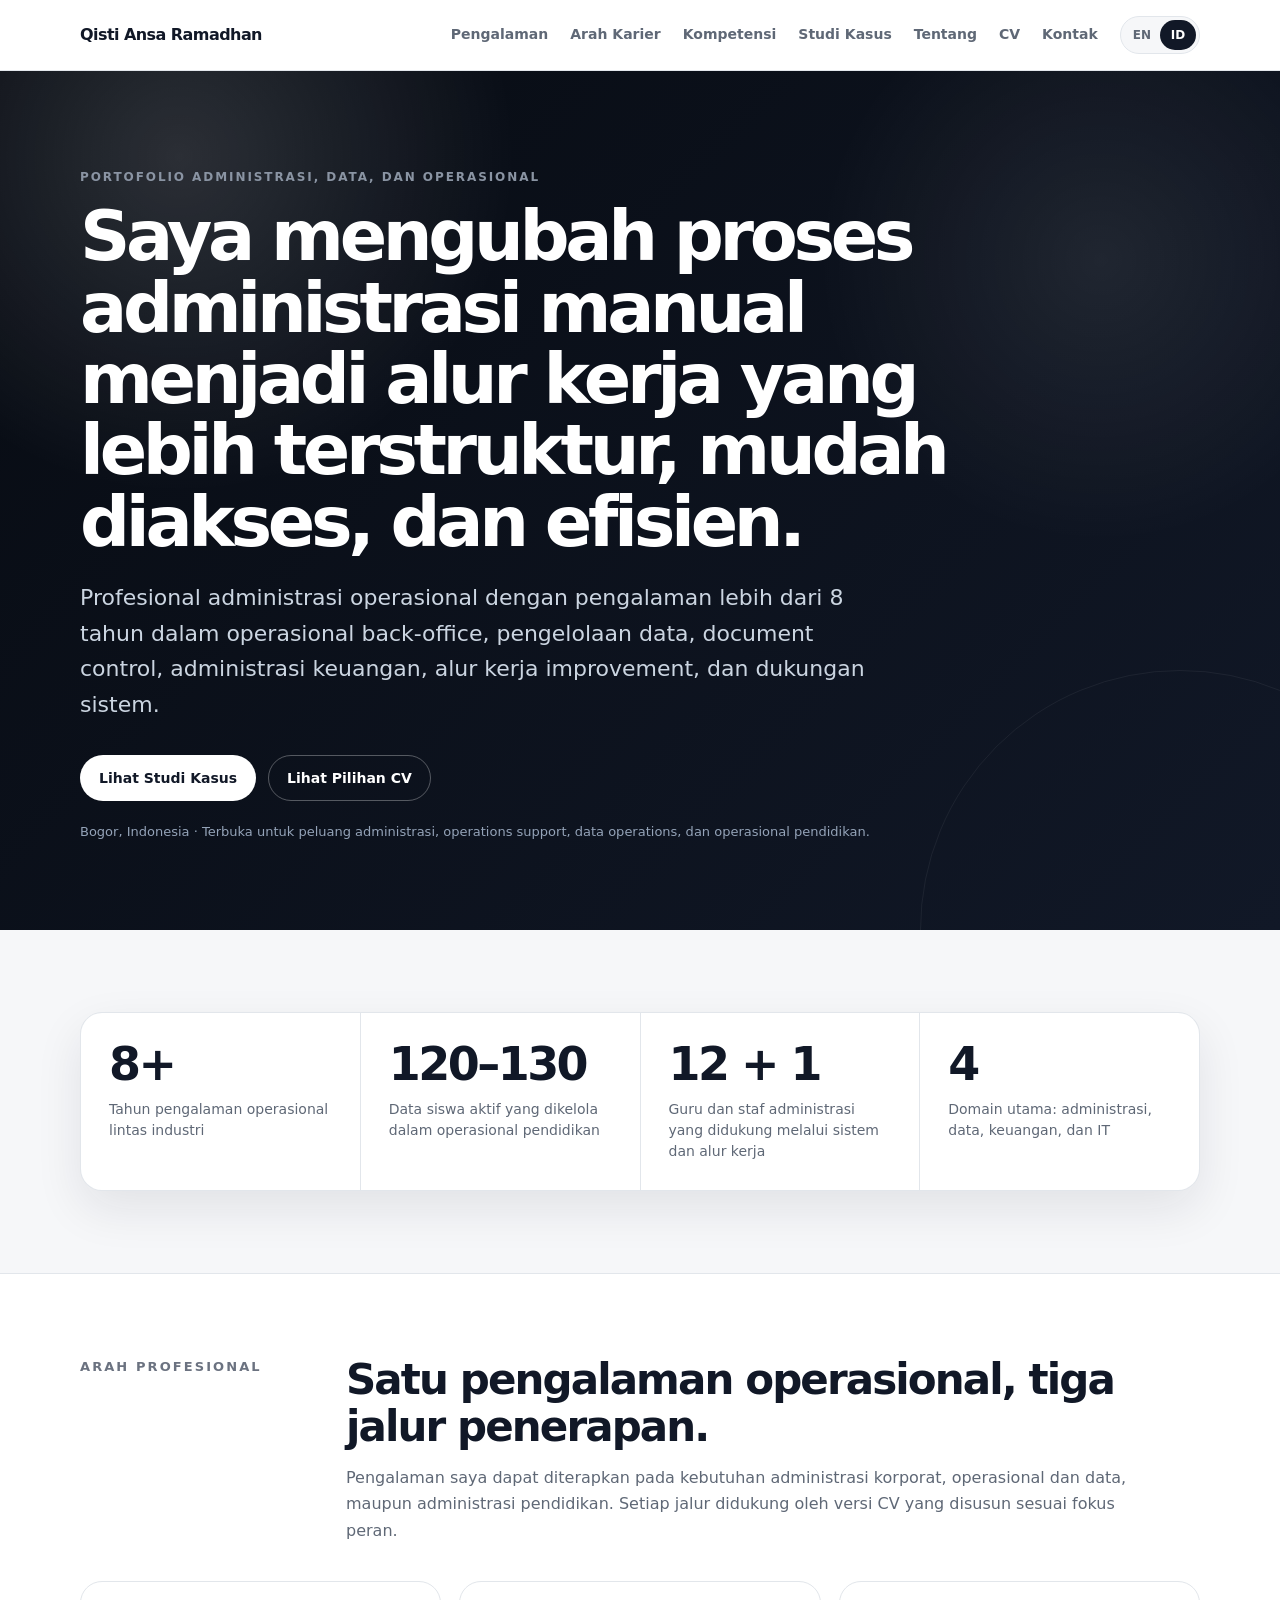
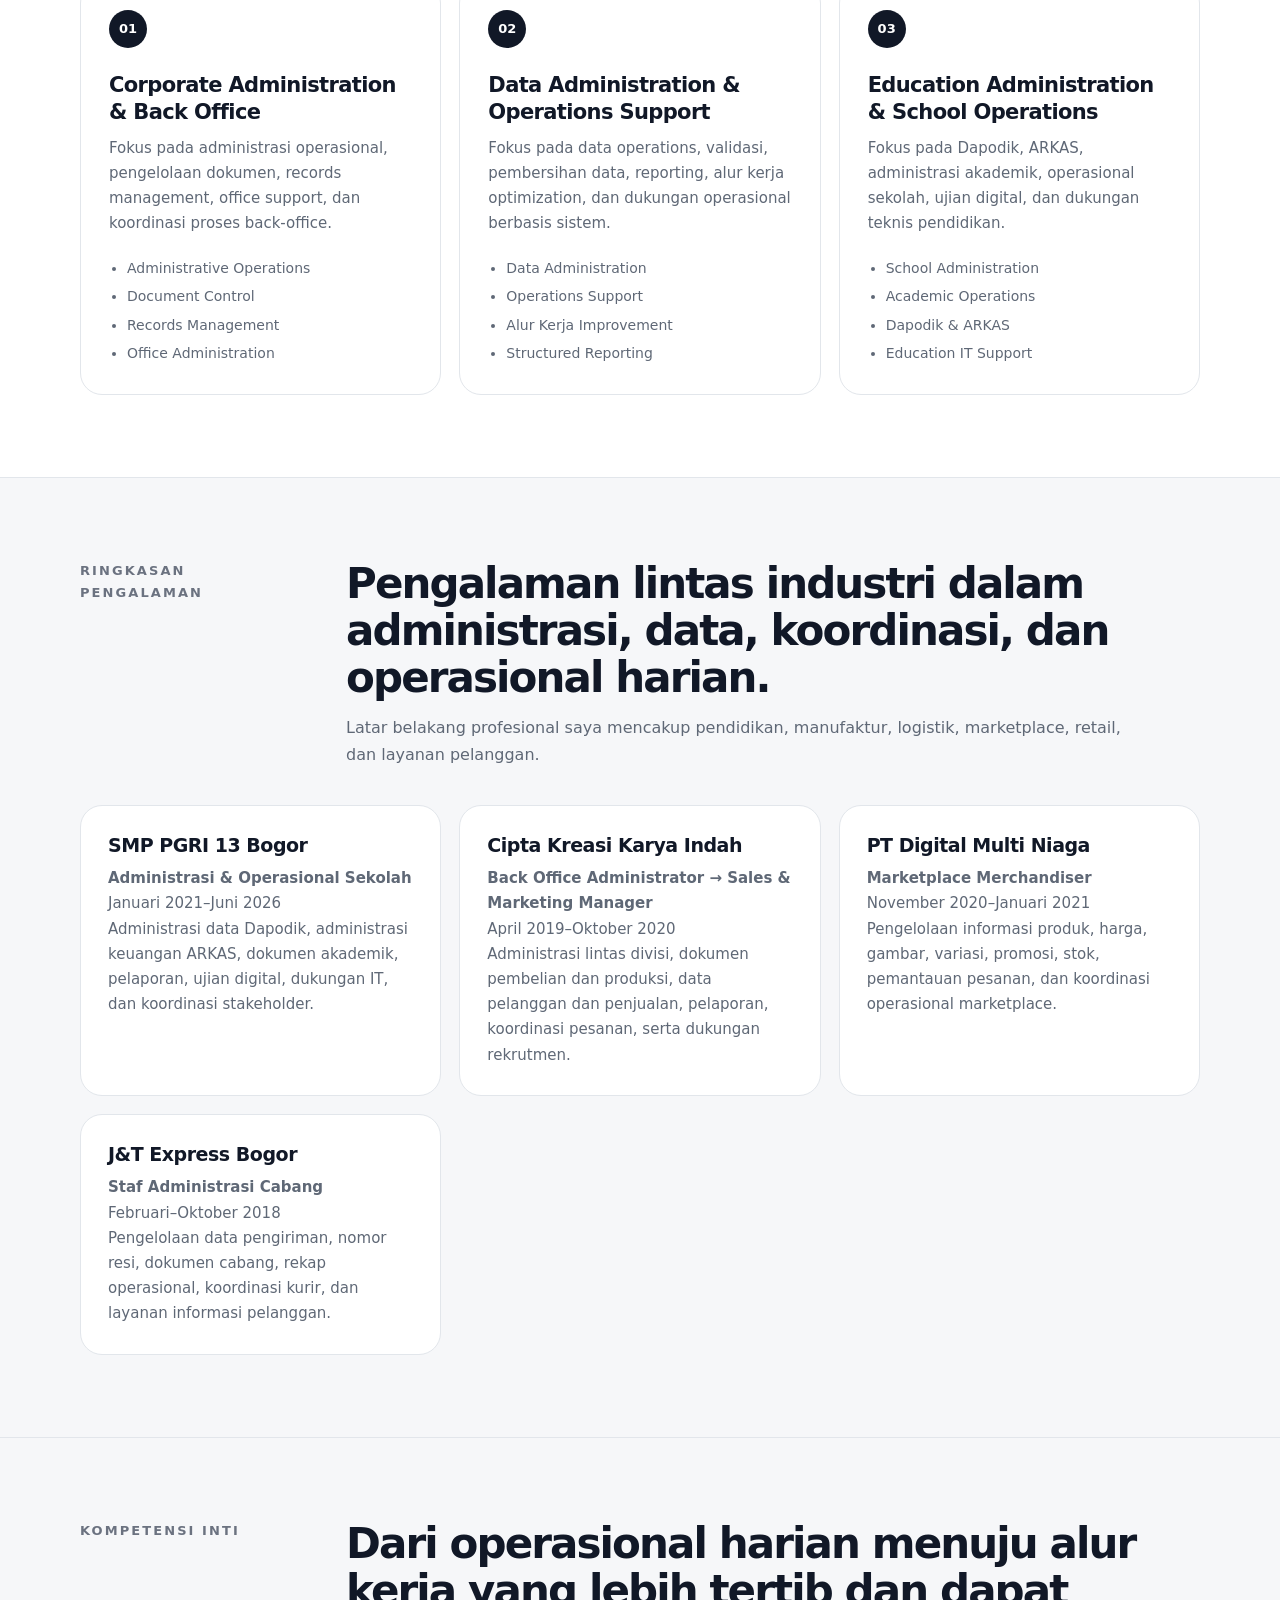
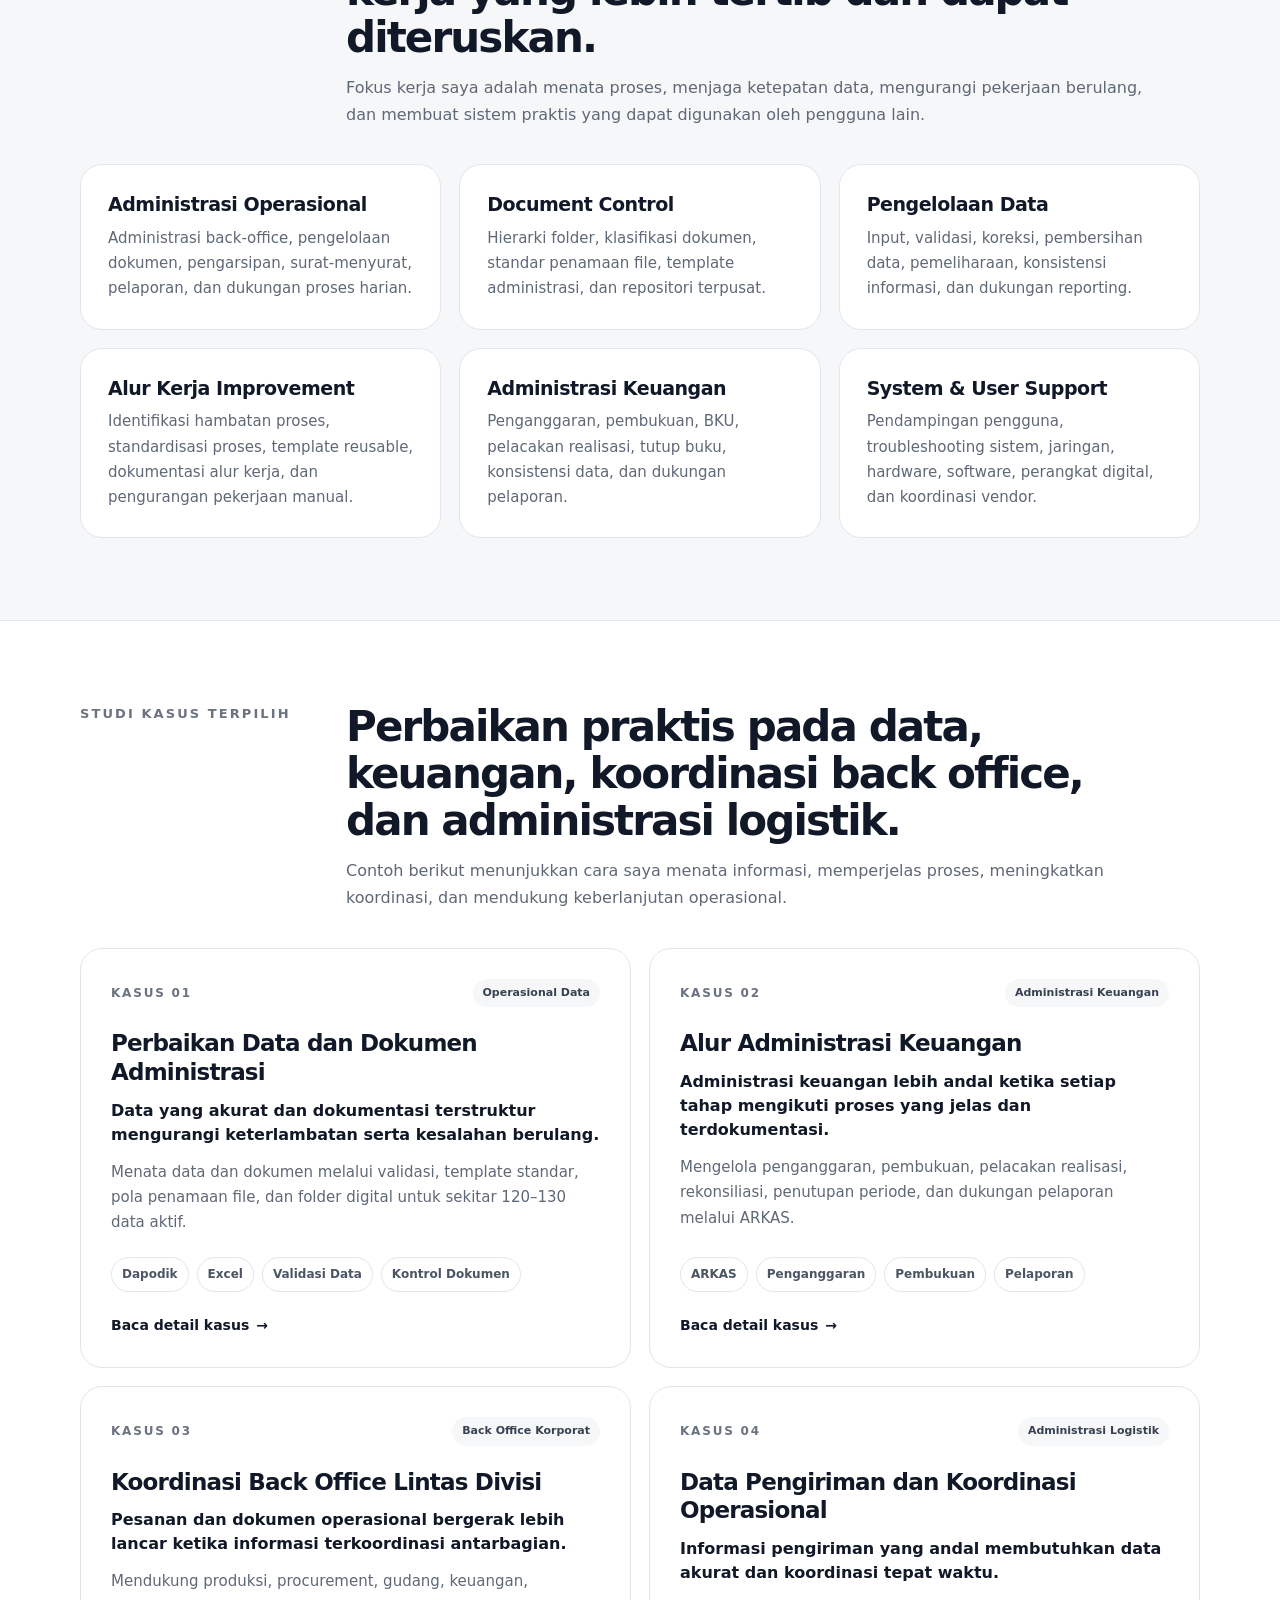
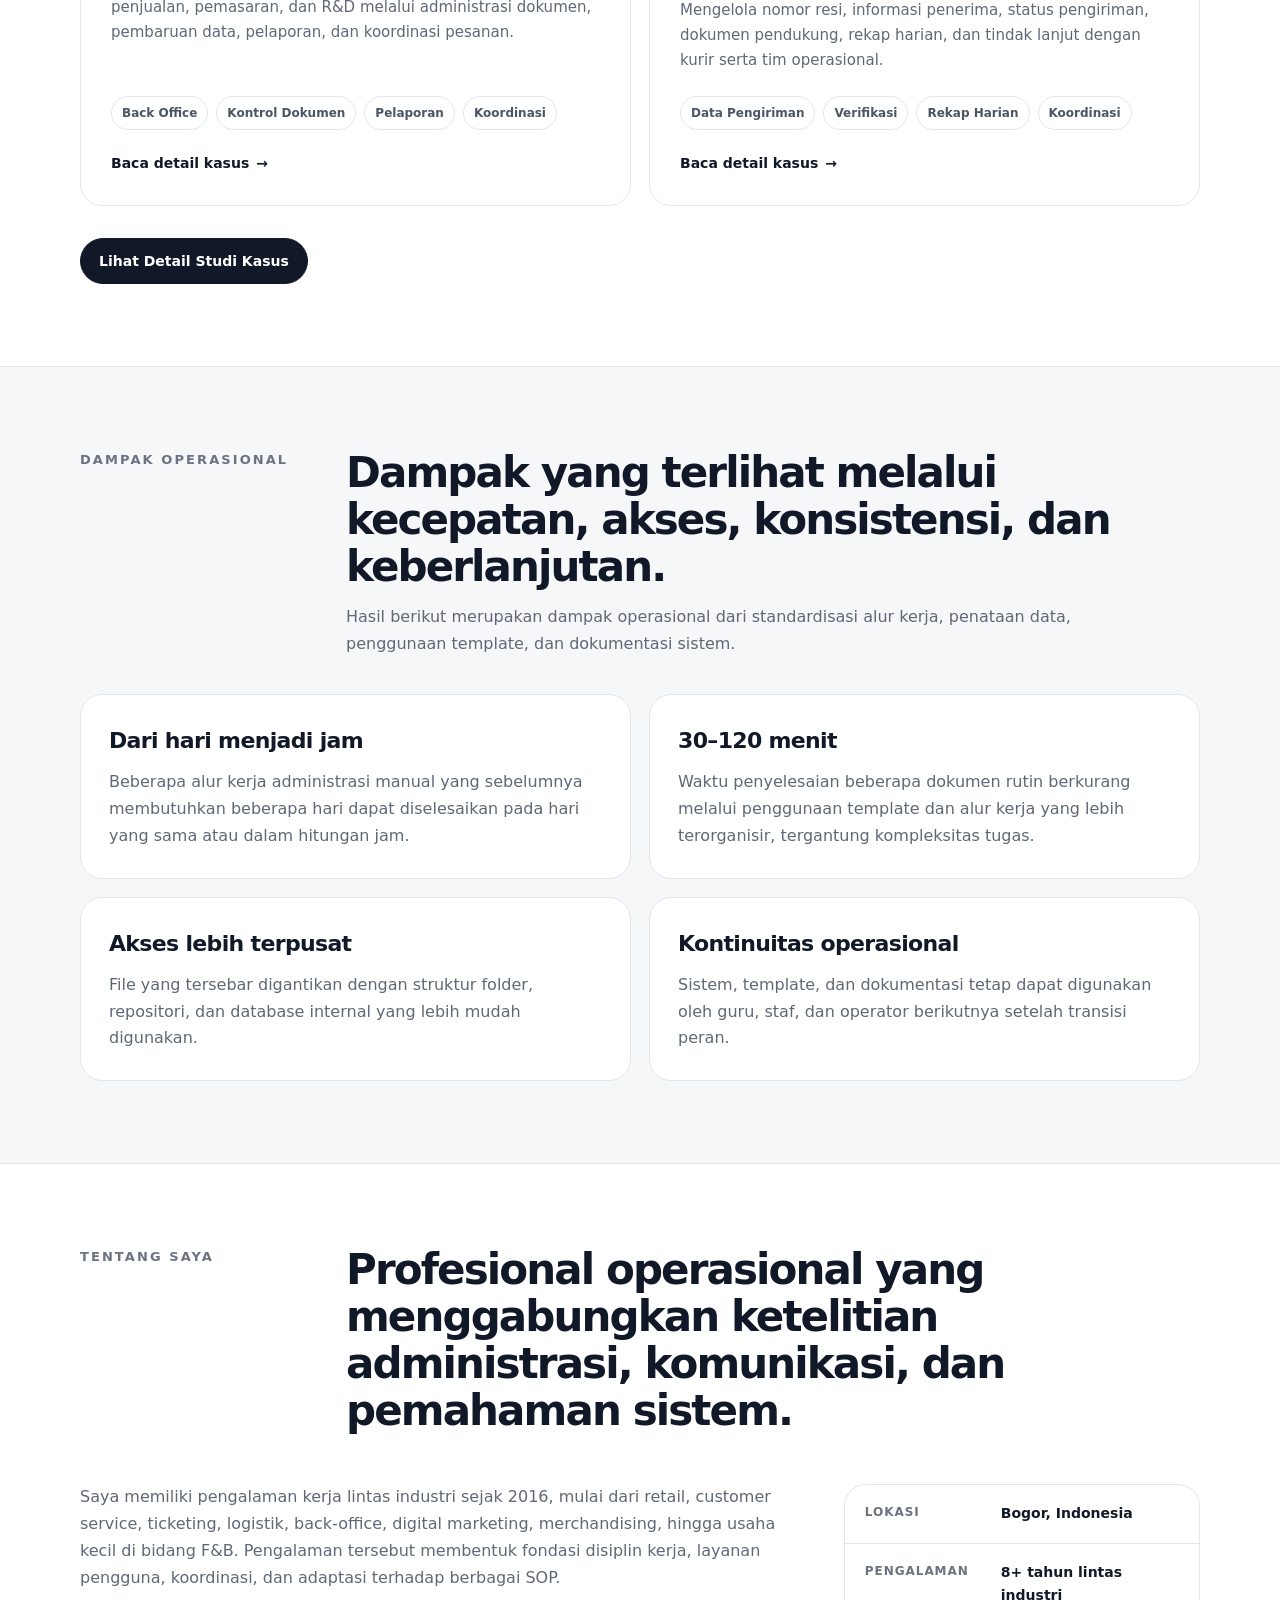
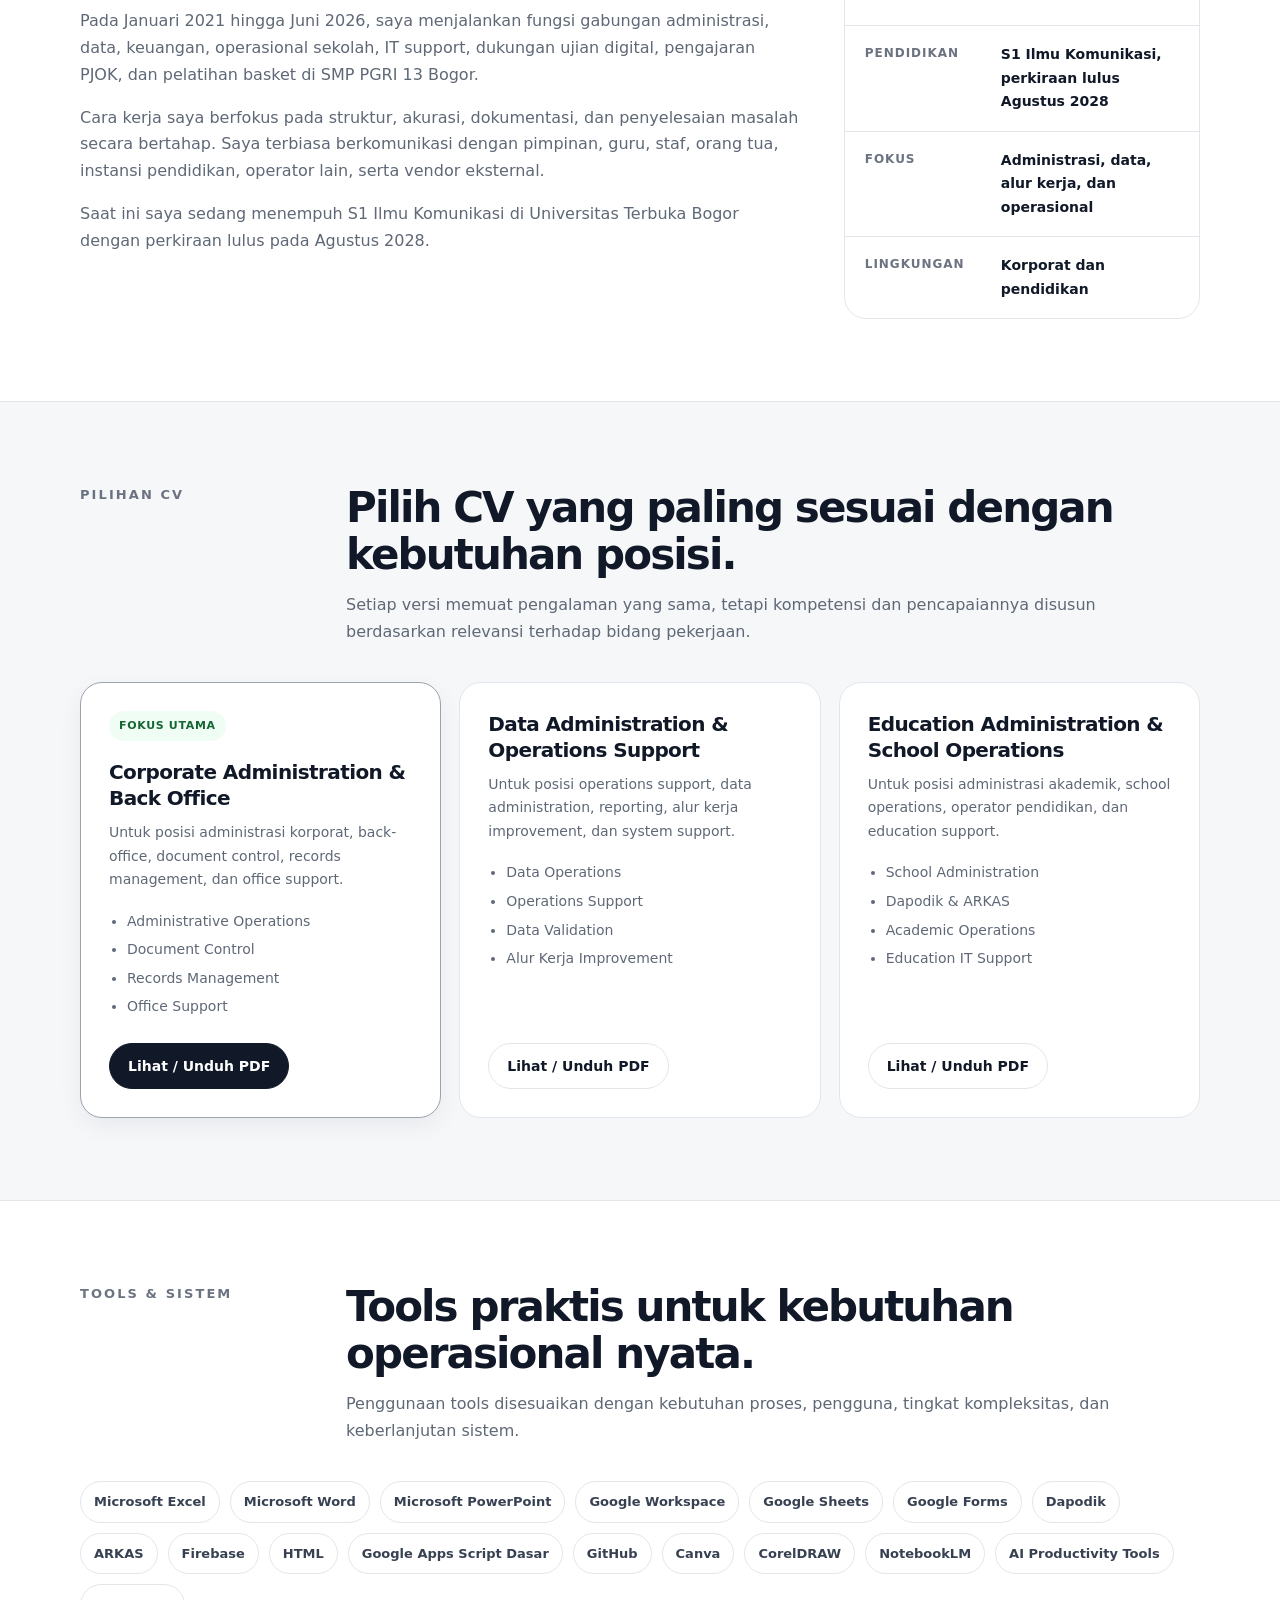
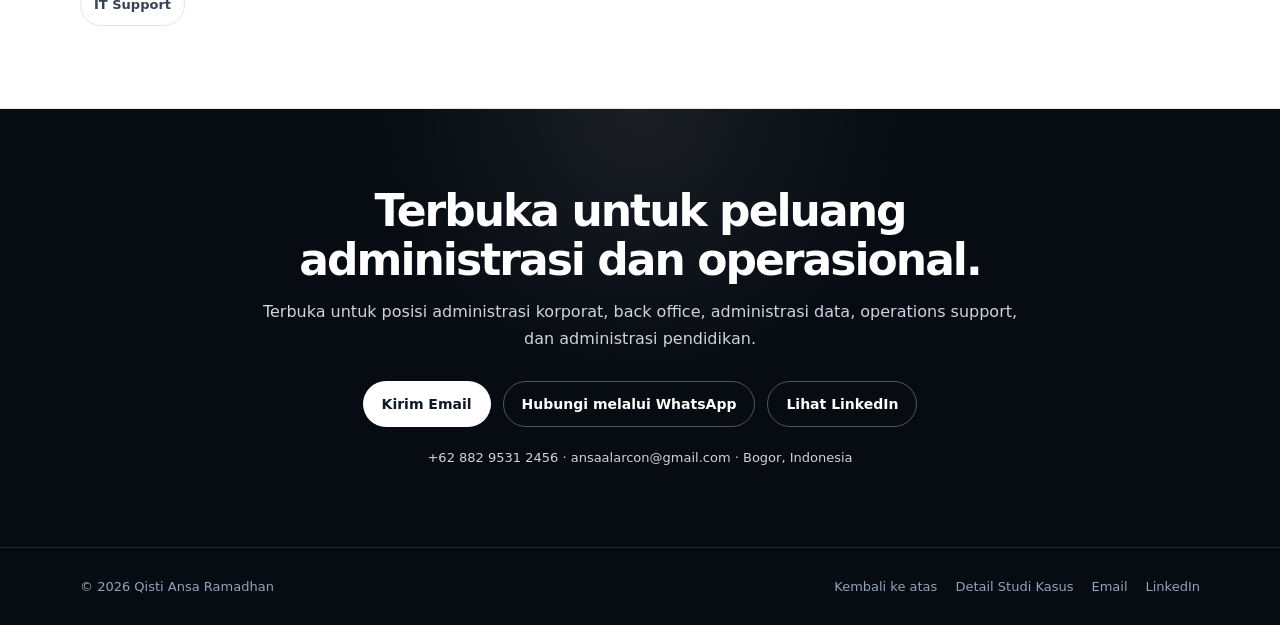
<file: id.html>
<!DOCTYPE html>
<html lang="id">
<head>
  <meta charset="UTF-8">

  <meta
    name="viewport"
    content="width=device-width, initial-scale=1.0"
  >

  <title>
    Qisti Ansa Ramadhan | Portofolio Administrasi dan Operasional
  </title>

  <meta
    name="description"
    content="Portofolio Qisti Ansa Ramadhan, profesional administrasi operasional dengan pengalaman 8+ tahun dalam back-office, pengelolaan data, alur kerja improvement, administrasi keuangan, operasional pendidikan, dan dukungan sistem."
  >

  <meta name="author" content="Qisti Ansa Ramadhan">
  <meta name="robots" content="index, follow">
  <meta name="theme-color" content="#070b12">

  <!-- Canonical dan bahasa alternatif -->
  <link
    rel="canonical"
    href="https://ansara17.github.io/Porto/id.html"
  >

  <link
    rel="alternate"
    hreflang="id-ID"
    href="https://ansara17.github.io/Porto/id.html"
  >

  <link
    rel="alternate"
    hreflang="en"
    href="https://ansara17.github.io/Porto/"
  >

  <link
    rel="alternate"
    hreflang="x-default"
    href="https://ansara17.github.io/Porto/"
  >

  <!-- Open Graph untuk LinkedIn dan WhatsApp -->
  <meta
    property="og:title"
    content="Qisti Ansa Ramadhan | Portofolio Administrasi Operasional"
  >

  <meta
    property="og:description"
    content="Portofolio administrasi operasional, data management, alur kerja improvement, dan sistem digital praktis."
  >

  <meta
    property="og:url"
    content="https://ansara17.github.io/Porto/id.html"
  >

  <meta property="og:type" content="website">
  <meta property="og:site_name" content="Portfolio Qisti Ansa Ramadhan">
  <meta property="og:locale" content="id_ID">
  <meta property="og:locale:alternate" content="en_US">

  <meta name="twitter:card" content="summary">
  <meta
    name="twitter:title"
    content="Qisti Ansa Ramadhan | Portofolio Administrasi Operasional"
  >
  <meta
    name="twitter:description"
    content="Administrasi operasional, data management, alur kerja improvement, dan sistem digital praktis."
  >

  <!-- Favicon ringan tanpa file tambahan -->
  <link
    rel="icon"
    href="data:image/svg+xml,
    <svg xmlns='http://www.w3.org/2000/svg' viewBox='0 0 100 100'>
      <rect width='100' height='100' rx='22' fill='%23070b12'/>
      <text x='50' y='64' font-size='44' text-anchor='middle'
      fill='white' font-family='Arial' font-weight='700'>QA</text>
    </svg>"
  >

  <!-- Mengaktifkan progressive enhancement sejak awal -->
  <script>
    document.documentElement.classList.add("js");
  </script>

  <link
    rel="stylesheet"
    href="assets/css/styles.css"
  >

  <!-- Structured data -->
  <script type="application/ld+json">
  {
    "@context": "https://schema.org",
    "@type": "Person",
    "name": "Qisti Ansa Ramadhan",
    "url": "https://ansara17.github.io/Porto/id.html",
    "sameAs": [
      "https://www.linkedin.com/in/qansaa"
    ],
    "jobTitle": "Profesional Administrasi dan Operasional",
    "email": "mailto:ansaalarcon@gmail.com",
    "address": {
      "@type": "PostalAddress",
      "addressLocality": "Bogor",
      "addressCountry": "ID"
    },
    "knowsAbout": [
      "Administrasi Operasional",
      "Back-Office Operations",
      "Data Management",
      "Alur Kerja Improvement",
      "Document Control",
      "Administrasi Keuangan",
      "Education Operations",
      "IT Support"
    ]
  }
  </script>

  <script
    src="assets/js/script.js"
    defer
  ></script>
</head>

<body>
  <a class="skip-link" href="#main-content">
    Langsung ke konten utama
  </a>

  <!-- =====================================================
       NAVIGATION
       ===================================================== -->

  <header class="site-header no-print">
    <div class="container nav-inner">
      <a
        class="brand"
        href="#top"
        aria-label="Kembali ke bagian atas"
      >
        Qisti Ansa Ramadhan
      </a>

      <button
        class="nav-toggle"
        type="button"
        aria-expanded="false"
        aria-controls="main-navigation"
      >
        <span class="sr-only">Buka atau tutup navigasi</span>
        <span class="nav-toggle-line"></span>
        <span class="nav-toggle-line"></span>
        <span class="nav-toggle-line"></span>
      </button>

      <nav
        class="nav-links"
        id="main-navigation"
        aria-label="Navigasi utama"
      >
        <a class="nav-link" href="#experience">Pengalaman</a>

        <a class="nav-link" href="#career-paths">
          Arah Karier
        </a>

        <a class="nav-link" href="#capabilities">
          Kompetensi
        </a>

        <a class="nav-link" href="#cases">
          Studi Kasus
        </a>

        <a class="nav-link" href="#about">
          Tentang
        </a>

        <a class="nav-link" href="#cv">
          CV
        </a>

        <a class="nav-link" href="#contact">
          Kontak
        </a>

        <div
          class="language-switch"
          aria-label="Pilihan bahasa"
        >
          <a
            class="language-link"
            href="index.html"
            lang="en"
            hreflang="en"
            aria-label="View portfolio in English"
          >
            EN
          </a>

          <a
            class="language-link active"
            href="id.html"
            lang="id"
            hreflang="id-ID"
            aria-current="page"
            aria-label="Lihat portofolio dalam Bahasa Indonesia"
          >
            ID
          </a>
        </div>
      </nav>
    </div>
  </header>

  <main class="main-content" id="main-content">

    <!-- ===================================================
         HERO
         =================================================== -->

    <section class="hero" id="top">
      <div class="container hero-inner">
        <div class="hero-copy reveal">
          <p class="eyebrow">
            Portofolio Administrasi, Data, dan Operasional
          </p>

          <h1 class="display-title">
            Saya mengubah proses administrasi manual menjadi
            alur kerja yang lebih terstruktur, mudah diakses,
            dan efisien.
          </h1>

          <p class="lead">
            Profesional administrasi operasional dengan pengalaman
            lebih dari 8 tahun dalam operasional back-office,
            pengelolaan data, document control, administrasi
            keuangan, alur kerja improvement, dan dukungan sistem.
          </p>

          <div class="hero-actions">
            <a class="btn btn-primary" href="#cases">
              Lihat Studi Kasus
            </a>

            <a class="btn btn-secondary" href="#cv">
              Lihat Pilihan CV
            </a>
          </div>

          <p class="hero-note">
            Bogor, Indonesia · Terbuka untuk peluang administrasi,
            operations support, data operations, dan operasional
            pendidikan.
          </p>
        </div>
        
      </div>
    </section>

    <!-- ===================================================
         METRICS
         =================================================== -->

    <section
      class="section section-soft"
      aria-labelledby="metrics-title"
    >
      <div class="container">
        <h2 class="sr-only" id="metrics-title">
          Ringkasan pengalaman
        </h2>

        <div class="metrics reveal">
          <div class="metric-card">
            <strong
              class="metric-value"
              data-counter
              data-target="8"
              data-suffix="+"
            >
              8+
            </strong>

            <span class="metric-label">
              Tahun pengalaman operasional lintas industri
            </span>
          </div>

          <div class="metric-card">
            <strong class="metric-value">
              120–130
            </strong>

            <span class="metric-label">
              Data siswa aktif yang dikelola dalam operasional
              pendidikan
            </span>
          </div>

          <div class="metric-card">
            <strong class="metric-value">
              12 + 1
            </strong>

            <span class="metric-label">
              Guru dan staf administrasi yang didukung melalui
              sistem dan alur kerja
            </span>
          </div>

          <div class="metric-card">
            <strong
              class="metric-value"
              data-counter
              data-target="4"
            >
              4
            </strong>

            <span class="metric-label">
              Domain utama: administrasi, data, keuangan, dan IT
            </span>
          </div>
        </div>
      </div>
    </section>

    <!-- ===================================================
         CAREER PATHS
         =================================================== -->

    <section
      class="section"
      id="career-paths"
      aria-labelledby="career-paths-title"
    >
      <div class="container">
        <div class="section-header reveal">
          <h2 class="section-label" id="career-paths-title">
            Arah Profesional
          </h2>

          <div class="section-intro">
            <h3 class="section-heading">
              Satu pengalaman operasional, tiga jalur penerapan.
            </h3>

            <p>
              Pengalaman saya dapat diterapkan pada kebutuhan
              administrasi korporat, operasional dan data, maupun
              administrasi pendidikan. Setiap jalur didukung oleh
              versi CV yang disusun sesuai fokus peran.
            </p>
          </div>
        </div>

        <div class="section-content path-grid reveal">
          <article class="path-card">
            <span class="path-number">01</span>

            <h3>
              Corporate Administration &amp; Back Office
            </h3>

            <p>
              Fokus pada administrasi operasional, pengelolaan
              dokumen, records management, office support, dan
              koordinasi proses back-office.
            </p>

            <ul class="path-list">
              <li>Administrative Operations</li>
              <li>Document Control</li>
              <li>Records Management</li>
              <li>Office Administration</li>
            </ul>
          </article>

          <article class="path-card">
            <span class="path-number">02</span>

            <h3>
              Data Administration &amp; Operations Support
            </h3>

            <p>
              Fokus pada data operations, validasi, pembersihan data,
              reporting, alur kerja optimization, dan dukungan
              operasional berbasis sistem.
            </p>

            <ul class="path-list">
              <li>Data Administration</li>
              <li>Operations Support</li>
              <li>Alur Kerja Improvement</li>
              <li>Structured Reporting</li>
            </ul>
          </article>

          <article class="path-card">
            <span class="path-number">03</span>

            <h3>
              Education Administration &amp; School Operations
            </h3>

            <p>
              Fokus pada Dapodik, ARKAS, administrasi akademik,
              operasional sekolah, ujian digital, dan dukungan
              teknis pendidikan.
            </p>

            <ul class="path-list">
              <li>School Administration</li>
              <li>Academic Operations</li>
              <li>Dapodik &amp; ARKAS</li>
              <li>Education IT Support</li>
            </ul>
          </article>
        </div>
      </div>
    </section>

        <!-- ===================================================
         RINGKASAN PENGALAMAN
         =================================================== -->

    <section
      class="section section-soft"
      id="experience"
      aria-labelledby="experience-title"
    >
      <div class="container">
        <div class="section-header reveal">
          <h2 class="section-label" id="experience-title">
            Ringkasan Pengalaman
          </h2>

          <div class="section-intro">
            <h3 class="section-heading">
              Pengalaman lintas industri dalam administrasi, data,
              koordinasi, dan operasional harian.
            </h3>

            <p>
              Latar belakang profesional saya mencakup pendidikan,
              manufaktur, logistik, marketplace, retail, dan
              layanan pelanggan.
            </p>
          </div>
        </div>

        <div class="section-content card-grid reveal">
          <article class="card">
            <h3>SMP PGRI 13 Bogor</h3>
            <p class="text-small">
              <strong>Administrasi &amp; Operasional Sekolah</strong><br>
              Januari 2021&ndash;Juni 2026
            </p>
            <p>
              Administrasi data Dapodik, administrasi keuangan
              ARKAS, dokumen akademik, pelaporan, ujian digital,
              dukungan IT, dan koordinasi stakeholder.
            </p>
          </article>

          <article class="card">
            <h3>Cipta Kreasi Karya Indah</h3>
            <p class="text-small">
              <strong>Back Office Administrator &rarr; Sales &amp;
              Marketing Manager</strong><br>
              April 2019&ndash;Oktober 2020
            </p>
            <p>
              Administrasi lintas divisi, dokumen pembelian dan
              produksi, data pelanggan dan penjualan, pelaporan,
              koordinasi pesanan, serta dukungan rekrutmen.
            </p>
          </article>

          <article class="card">
            <h3>PT Digital Multi Niaga</h3>
            <p class="text-small">
              <strong>Marketplace Merchandiser</strong><br>
              November 2020&ndash;Januari 2021
            </p>
            <p>
              Pengelolaan informasi produk, harga, gambar, variasi,
              promosi, stok, pemantauan pesanan, dan koordinasi
              operasional marketplace.
            </p>
          </article>

          <article class="card">
            <h3>J&amp;T Express Bogor</h3>
            <p class="text-small">
              <strong>Staf Administrasi Cabang</strong><br>
              Februari&ndash;Oktober 2018
            </p>
            <p>
              Pengelolaan data pengiriman, nomor resi, dokumen
              cabang, rekap operasional, koordinasi kurir, dan
              layanan informasi pelanggan.
            </p>
          </article>
        </div>
      </div>
    </section>

<!-- ===================================================
         CAPABILITIES
         =================================================== -->

    <section
      class="section section-soft"
      id="capabilities"
      aria-labelledby="capabilities-title"
    >
      <div class="container">
        <div class="section-header reveal">
          <h2 class="section-label" id="capabilities-title">
            Kompetensi Inti
          </h2>

          <div class="section-intro">
            <h3 class="section-heading">
              Dari operasional harian menuju alur kerja yang lebih
              tertib dan dapat diteruskan.
            </h3>

            <p>
              Fokus kerja saya adalah menata proses, menjaga
              ketepatan data, mengurangi pekerjaan berulang, dan
              membuat sistem praktis yang dapat digunakan oleh
              pengguna lain.
            </p>
          </div>
        </div>

        <div class="section-content capability-grid reveal">
          <article class="card">
            <h3>Administrasi Operasional</h3>
            <p>
              Administrasi back-office, pengelolaan dokumen,
              pengarsipan, surat-menyurat, pelaporan, dan dukungan
              proses harian.
            </p>
          </article>

          <article class="card">
            <h3>Document Control</h3>
            <p>
              Hierarki folder, klasifikasi dokumen, standar
              penamaan file, template administrasi, dan repositori
              terpusat.
            </p>
          </article>

          <article class="card">
            <h3>Pengelolaan Data</h3>
            <p>
              Input, validasi, koreksi, pembersihan data, pemeliharaan,
              konsistensi informasi, dan dukungan reporting.
            </p>
          </article>

          <article class="card">
            <h3>Alur Kerja Improvement</h3>
            <p>
              Identifikasi hambatan proses, standardisasi proses,
              template reusable, dokumentasi alur kerja, dan
              pengurangan pekerjaan manual.
            </p>
          </article>

          <article class="card">
            <h3>Administrasi Keuangan</h3>
            <p>
              Penganggaran, pembukuan, BKU, pelacakan realisasi,
              tutup buku, konsistensi data, dan dukungan pelaporan.
            </p>
          </article>

          <article class="card">
            <h3>System &amp; User Support</h3>
            <p>
              Pendampingan pengguna, troubleshooting sistem,
              jaringan, hardware, software, perangkat digital, dan
              koordinasi vendor.
            </p>
          </article>
        </div>
      </div>
    </section>

        <!-- ===================================================
         STUDI KASUS
         =================================================== -->

    <section
      class="section"
      id="cases"
      aria-labelledby="cases-title"
    >
      <div class="container">
        <div class="section-header reveal">
          <h2 class="section-label" id="cases-title">
            Studi Kasus Terpilih
          </h2>

          <div class="section-intro">
            <h3 class="section-heading">
              Perbaikan praktis pada data, keuangan, koordinasi
              back office, dan administrasi logistik.
            </h3>

            <p>
              Contoh berikut menunjukkan cara saya menata informasi,
              memperjelas proses, meningkatkan koordinasi, dan
              mendukung keberlanjutan operasional.
            </p>
          </div>
        </div>

        <div class="section-content case-grid reveal">
          <article class="case-card">
            <div class="case-card-top">
              <span class="case-index">Kasus 01</span>
              <span class="case-category">Operasional Data</span>
            </div>

            <h3 class="case-title">
              Perbaikan Data dan Dokumen Administrasi
            </h3>

            <p class="case-insight">
              Data yang akurat dan dokumentasi terstruktur
              mengurangi keterlambatan serta kesalahan berulang.
            </p>

            <p class="case-summary">
              Menata data dan dokumen melalui validasi, template
              standar, pola penamaan file, dan folder digital untuk
              sekitar 120&ndash;130 data aktif.
            </p>

            <div class="case-tags">
              <span class="tag">Dapodik</span>
              <span class="tag">Excel</span>
              <span class="tag">Validasi Data</span>
              <span class="tag">Kontrol Dokumen</span>
            </div>

            <a class="case-link" href="case-deck-id.html#case-1">
              Baca detail kasus
            </a>
          </article>

          <article class="case-card">
            <div class="case-card-top">
              <span class="case-index">Kasus 02</span>
              <span class="case-category">
                Administrasi Keuangan
              </span>
            </div>

            <h3 class="case-title">
              Alur Administrasi Keuangan
            </h3>

            <p class="case-insight">
              Administrasi keuangan lebih andal ketika setiap tahap
              mengikuti proses yang jelas dan terdokumentasi.
            </p>

            <p class="case-summary">
              Mengelola penganggaran, pembukuan, pelacakan realisasi,
              rekonsiliasi, penutupan periode, dan dukungan pelaporan
              melalui ARKAS.
            </p>

            <div class="case-tags">
              <span class="tag">ARKAS</span>
              <span class="tag">Penganggaran</span>
              <span class="tag">Pembukuan</span>
              <span class="tag">Pelaporan</span>
            </div>

            <a class="case-link" href="case-deck-id.html#case-2">
              Baca detail kasus
            </a>
          </article>

          <article class="case-card">
            <div class="case-card-top">
              <span class="case-index">Kasus 03</span>
              <span class="case-category">
                Back Office Korporat
              </span>
            </div>

            <h3 class="case-title">
              Koordinasi Back Office Lintas Divisi
            </h3>

            <p class="case-insight">
              Pesanan dan dokumen operasional bergerak lebih lancar
              ketika informasi terkoordinasi antarbagian.
            </p>

            <p class="case-summary">
              Mendukung produksi, procurement, gudang, keuangan,
              penjualan, pemasaran, dan R&amp;D melalui administrasi
              dokumen, pembaruan data, pelaporan, dan koordinasi
              pesanan.
            </p>

            <div class="case-tags">
              <span class="tag">Back Office</span>
              <span class="tag">Kontrol Dokumen</span>
              <span class="tag">Pelaporan</span>
              <span class="tag">Koordinasi</span>
            </div>

            <a class="case-link" href="case-deck-id.html#case-3">
              Baca detail kasus
            </a>
          </article>

          <article class="case-card">
            <div class="case-card-top">
              <span class="case-index">Kasus 04</span>
              <span class="case-category">
                Administrasi Logistik
              </span>
            </div>

            <h3 class="case-title">
              Data Pengiriman dan Koordinasi Operasional
            </h3>

            <p class="case-insight">
              Informasi pengiriman yang andal membutuhkan data
              akurat dan koordinasi tepat waktu.
            </p>

            <p class="case-summary">
              Mengelola nomor resi, informasi penerima, status
              pengiriman, dokumen pendukung, rekap harian, dan
              tindak lanjut dengan kurir serta tim operasional.
            </p>

            <div class="case-tags">
              <span class="tag">Data Pengiriman</span>
              <span class="tag">Verifikasi</span>
              <span class="tag">Rekap Harian</span>
              <span class="tag">Koordinasi</span>
            </div>

            <a class="case-link" href="case-deck-id.html#case-4">
              Baca detail kasus
            </a>
          </article>
        </div>

        <div class="card-actions reveal">
          <a class="btn btn-dark" href="case-deck-id.html">
            Lihat Detail Studi Kasus
          </a>
        </div>
      </div>
    </section>

    <!-- ===================================================
         IMPACT
         =================================================== -->

    <section
      class="section section-soft"
      id="impact"
      aria-labelledby="impact-title"
    >
      <div class="container">
        <div class="section-header reveal">
          <h2 class="section-label" id="impact-title">
            Dampak Operasional
          </h2>

          <div class="section-intro">
            <h3 class="section-heading">
              Dampak yang terlihat melalui kecepatan, akses,
              konsistensi, dan keberlanjutan.
            </h3>

            <p>
              Hasil berikut merupakan dampak operasional dari
              standardisasi alur kerja, penataan data, penggunaan
              template, dan dokumentasi sistem.
            </p>
          </div>
        </div>

        <div class="section-content impact-grid reveal">
          <article class="impact-card">
            <strong class="impact-value">
              Dari hari menjadi jam
            </strong>

            <p>
              Beberapa alur kerja administrasi manual yang sebelumnya
              membutuhkan beberapa hari dapat diselesaikan pada hari
              yang sama atau dalam hitungan jam.
            </p>
          </article>

          <article class="impact-card">
            <strong class="impact-value">
              30–120 menit
            </strong>

            <p>
              Waktu penyelesaian beberapa dokumen rutin berkurang
              melalui penggunaan template dan alur kerja yang lebih
              terorganisir, tergantung kompleksitas tugas.
            </p>
          </article>

          <article class="impact-card">
            <strong class="impact-value">
              Akses lebih terpusat
            </strong>

            <p>
              File yang tersebar digantikan dengan struktur folder,
              repositori, dan database internal yang lebih mudah
              digunakan.
            </p>
          </article>

          <article class="impact-card">
            <strong class="impact-value">
              Kontinuitas operasional
            </strong>

            <p>
              Sistem, template, dan dokumentasi tetap dapat digunakan
              oleh guru, staf, dan operator berikutnya setelah
              transisi peran.
            </p>
          </article>
        </div>
      </div>
    </section>

    <!-- ===================================================
         ABOUT
         =================================================== -->

    <section
      class="section"
      id="about"
      aria-labelledby="about-title"
    >
      <div class="container">
        <div class="section-header reveal">
          <h2 class="section-label" id="about-title">
            Tentang Saya
          </h2>

          <div class="section-intro">
            <h3 class="section-heading">
              Profesional operasional yang menggabungkan ketelitian
              administrasi, komunikasi, dan pemahaman sistem.
            </h3>
          </div>
        </div>

        <div class="section-content about-grid reveal">
          <div class="about-copy">
            <p>
              Saya memiliki pengalaman kerja lintas industri sejak
              2016, mulai dari retail, customer service, ticketing,
              logistik, back-office, digital marketing,
              merchandising, hingga usaha kecil di bidang F&amp;B.
              Pengalaman tersebut membentuk fondasi disiplin kerja,
              layanan pengguna, koordinasi, dan adaptasi terhadap
              berbagai SOP.
            </p>

            <p>
              Pada Januari 2021 hingga Juni 2026, saya menjalankan
              fungsi gabungan administrasi, data, keuangan,
              operasional sekolah, IT support, dukungan ujian
              digital, pengajaran PJOK, dan pelatihan basket di
              SMP PGRI 13 Bogor.
            </p>

            <p>
              Cara kerja saya berfokus pada struktur, akurasi,
              dokumentasi, dan penyelesaian masalah secara bertahap.
              Saya terbiasa berkomunikasi dengan pimpinan, guru,
              staf, orang tua, instansi pendidikan, operator lain,
              serta vendor eksternal.
            </p>

            <p>
              Saat ini saya sedang menempuh S1 Ilmu Komunikasi di
              Universitas Terbuka Bogor dengan perkiraan lulus pada Agustus 2028.
            </p>
          </div>

          <aside
            class="about-facts"
            aria-label="Ringkasan profil"
          >
            <div class="fact-row">
              <span class="fact-label">Lokasi</span>
              <span class="fact-value">Bogor, Indonesia</span>
            </div>

            <div class="fact-row">
              <span class="fact-label">Pengalaman</span>
              <span class="fact-value">
                8+ tahun lintas industri
              </span>
            </div>

            <div class="fact-row">
              <span class="fact-label">Pendidikan</span>
              <span class="fact-value">
                S1 Ilmu Komunikasi, perkiraan lulus Agustus 2028
              </span>
            </div>

            <div class="fact-row">
              <span class="fact-label">Fokus</span>
              <span class="fact-value">
                Administrasi, data, alur kerja, dan operasional
              </span>
            </div>

            <div class="fact-row">
              <span class="fact-label">Lingkungan</span>
              <span class="fact-value">
                Korporat dan pendidikan
              </span>
            </div>
          </aside>
        </div>
      </div>
    </section>

    <!-- ===================================================
         CV OPTIONS
         =================================================== -->

    <section
      class="section section-soft"
      id="cv"
      aria-labelledby="cv-title"
    >
      <div class="container">
        <div class="section-header reveal">
          <h2 class="section-label" id="cv-title">
            Pilihan CV
          </h2>

          <div class="section-intro">
            <h3 class="section-heading">
              Pilih CV yang paling sesuai dengan kebutuhan posisi.
            </h3>

            <p>
              Setiap versi memuat pengalaman yang sama, tetapi
              kompetensi dan pencapaiannya disusun berdasarkan
              relevansi terhadap bidang pekerjaan.
            </p>
          </div>
        </div>

        <div class="section-content cv-grid reveal">

          <!-- CV 1 -->

          <article class="cv-card cv-card-featured">
            <span class="cv-label">
              Fokus Utama
            </span>

            <h3>
              Corporate Administration &amp; Back Office
            </h3>

            <p>
              Untuk posisi administrasi korporat, back-office,
              document control, records management, dan office
              support.
            </p>

            <ul class="cv-list">
              <li>Administrative Operations</li>
              <li>Document Control</li>
              <li>Records Management</li>
              <li>Office Support</li>
            </ul>

            <div class="cv-actions">
              <a
                class="btn btn-dark"
                href="cv/Qisti_Ansa_Corporate_Administration.pdf"
                target="_blank" rel="noopener noreferrer"
                type="application/pdf"
              >
                Lihat / Unduh PDF
              </a>
            </div>
          </article>

          <!-- CV 2 -->

          <article class="cv-card">
            <h3>
              Data Administration &amp; Operations Support
            </h3>

            <p>
              Untuk posisi operations support, data administration,
              reporting, alur kerja improvement, dan system support.
            </p>

            <ul class="cv-list">
              <li>Data Operations</li>
              <li>Operations Support</li>
              <li>Data Validation</li>
              <li>Alur Kerja Improvement</li>
            </ul>

            <div class="cv-actions">
              <a
                class="btn btn-outline"
                href="cv/Qisti_Ansa_Data_Operations.pdf"
                target="_blank" rel="noopener noreferrer"
                type="application/pdf"
              >
                Lihat / Unduh PDF
              </a>
            </div>
          </article>

          <!-- CV 3 -->

          <article class="cv-card">
            <h3>
              Education Administration &amp; School Operations
            </h3>

            <p>
              Untuk posisi administrasi akademik, school operations,
              operator pendidikan, dan education support.
            </p>

            <ul class="cv-list">
              <li>School Administration</li>
              <li>Dapodik &amp; ARKAS</li>
              <li>Academic Operations</li>
              <li>Education IT Support</li>
            </ul>

            <div class="cv-actions">
              <a
                class="btn btn-outline"
                href="cv/Qisti_Ansa_Education_Operations.pdf"
                target="_blank" rel="noopener noreferrer"
                type="application/pdf"
              >
                Lihat / Unduh PDF
              </a>
            </div>
          </article>
        </div>
      </div>
    </section>

    <!-- ===================================================
         TOOLS
         =================================================== -->

    <section
      class="section"
      id="tools"
      aria-labelledby="tools-title"
    >
      <div class="container">
        <div class="section-header reveal">
          <h2 class="section-label" id="tools-title">
            Tools &amp; Sistem
          </h2>

          <div class="section-intro">
            <h3 class="section-heading">
              Tools praktis untuk kebutuhan operasional nyata.
            </h3>

            <p>
              Penggunaan tools disesuaikan dengan kebutuhan proses,
              pengguna, tingkat kompleksitas, dan keberlanjutan
              sistem.
            </p>
          </div>
        </div>

        <div
          class="section-content tool-list reveal"
          aria-label="Daftar tools"
        >
          <span class="tool">Microsoft Excel</span>
          <span class="tool">Microsoft Word</span>
          <span class="tool">Microsoft PowerPoint</span>
          <span class="tool">Google Workspace</span>
          <span class="tool">Google Sheets</span>
          <span class="tool">Google Forms</span>
          <span class="tool">Dapodik</span>
          <span class="tool">ARKAS</span>
          <span class="tool">Firebase</span>
          <span class="tool">HTML</span>
          <span class="tool">Google Apps Script Dasar</span>
          <span class="tool">GitHub</span>
          <span class="tool">Canva</span>
          <span class="tool">CorelDRAW</span>
          <span class="tool">NotebookLM</span>
          <span class="tool">AI Productivity Tools</span>
          <span class="tool">IT Support</span>
        </div>
      </div>
    </section>

        <!-- ===================================================
         CONTACT CTA
         =================================================== -->

    <section
      class="cta"
      id="contact"
      aria-labelledby="contact-title"
    >
      <div class="container cta-inner reveal">
        <h2 id="contact-title">
          Terbuka untuk peluang administrasi dan operasional.
        </h2>

        <p>
          Terbuka untuk posisi administrasi korporat, back office,
          administrasi data, operations support, dan administrasi
          pendidikan.
        </p>

        <div class="cta-actions">
          <a
            class="btn btn-primary"
            href="mailto:ansaalarcon@gmail.com"
          >
            Kirim Email
          </a>

          <a
            class="btn btn-secondary"
            href="https://wa.me/6288295312456"
            target="_blank"
            rel="noopener noreferrer"
          >
            Hubungi melalui WhatsApp
          </a>

          <a
            class="btn btn-secondary"
            href="https://www.linkedin.com/in/qansaa"
            target="_blank"
            rel="noopener noreferrer"
          >
            Lihat LinkedIn
          </a>
        </div>

        <p class="hero-note">
          +62 882 9531 2456 &middot; ansaalarcon@gmail.com &middot; Bogor,
          Indonesia
        </p>
      </div>
    </section>
  </main>

  <!-- =====================================================
       FOOTER
       ===================================================== -->

  <footer class="site-footer no-print">
    <div class="container footer-inner">
      <span>
        © <span data-current-year>2026</span>
        Qisti Ansa Ramadhan
      </span>

      <div class="footer-links">
        <a href="#top">Kembali ke atas</a>
        <a href="case-deck-id.html">Detail Studi Kasus</a>
        <a href="mailto:ansaalarcon@gmail.com">Email</a>
        <a
          href="https://www.linkedin.com/in/qansaa"
          target="_blank" rel="noopener noreferrer"
        >
          LinkedIn
        </a>
      </div>
    </div>
  </footer>
</body>
</html>
</file>
<file: assets/css/styles.css>
/* =========================================================
   QISTI ANSA RAMADHAN — PORTFOLIO
   Shared stylesheet for:
   - index.html
   - id.html
   - case-deck.html
   - case-deck-id.html
   ========================================================= */

/* ---------- Design Tokens ---------- */

:root {
  --ink: #111827;
  --ink-soft: #1f2937;
  --muted: #5f6876;
  --muted-light: #8a94a3;

  --surface: #ffffff;
  --surface-soft: #f6f7f9;
  --surface-muted: #eef1f4;

  --line: #e2e6eb;
  --line-dark: #303846;

  --dark: #070b12;
  --dark-soft: #111827;

  --accent: #2563eb;
  --accent-soft: #eff6ff;

  --success: #166534;
  --success-soft: #f0fdf4;

  --white: #ffffff;

  --radius-sm: 10px;
  --radius-md: 16px;
  --radius-lg: 22px;
  --radius-pill: 999px;

  --shadow-sm: 0 8px 24px rgba(17, 24, 39, 0.06);
  --shadow-md: 0 18px 48px rgba(17, 24, 39, 0.09);
  --shadow-lg: 0 28px 78px rgba(17, 24, 39, 0.13);

  --container: 1120px;
  --container-narrow: 820px;

  --nav-height: 70px;

  --transition-fast: 160ms ease;
  --transition-base: 240ms ease;
}

/* ---------- Reset ---------- */

*,
*::before,
*::after {
  box-sizing: border-box;
}

html {
  scroll-behavior: smooth;
  scroll-padding-top: calc(var(--nav-height) + 24px);
}

body {
  margin: 0;
  min-width: 320px;
  font-family:
    Inter,
    ui-sans-serif,
    system-ui,
    -apple-system,
    BlinkMacSystemFont,
    "Segoe UI",
    Arial,
    sans-serif;
  color: var(--ink);
  background: var(--surface);
  font-size: 16px;
  line-height: 1.68;
  text-rendering: optimizeLegibility;
  -webkit-font-smoothing: antialiased;
}

body.nav-open {
  overflow: hidden;
}

img,
svg {
  display: block;
  max-width: 100%;
}

button,
input,
textarea,
select {
  font: inherit;
}

button {
  color: inherit;
}

a {
  color: inherit;
  text-decoration: none;
}

p,
h1,
h2,
h3,
h4,
ul,
ol {
  margin-top: 0;
}

p:last-child,
ul:last-child,
ol:last-child {
  margin-bottom: 0;
}

ul,
ol {
  padding-left: 1.2rem;
}

[id] {
  scroll-margin-top: calc(var(--nav-height) + 24px);
}

/* ---------- Accessibility ---------- */

.sr-only {
  position: absolute !important;
  width: 1px !important;
  height: 1px !important;
  padding: 0 !important;
  margin: -1px !important;
  overflow: hidden !important;
  clip: rect(0, 0, 0, 0) !important;
  white-space: nowrap !important;
  border: 0 !important;
}

.skip-link {
  position: fixed;
  top: 12px;
  left: 12px;
  z-index: 9999;
  padding: 11px 16px;
  border-radius: var(--radius-sm);
  color: var(--white);
  background: var(--dark);
  font-weight: 800;
  transform: translateY(-160%);
  transition: transform var(--transition-fast);
}

.skip-link:focus {
  transform: translateY(0);
}

:focus-visible {
  outline: 3px solid rgba(37, 99, 235, 0.45);
  outline-offset: 4px;
}

/* ---------- Layout ---------- */

.container {
  width: min(var(--container), calc(100% - 40px));
  margin-inline: auto;
}

.container-narrow {
  width: min(var(--container-narrow), calc(100% - 40px));
  margin-inline: auto;
}

.main-content {
  min-height: 60vh;
}

/* ---------- Navigation ---------- */

.site-header {
  position: sticky;
  top: 0;
  z-index: 1000;
  border-bottom: 1px solid rgba(226, 230, 235, 0.95);
  background: rgba(255, 255, 255, 0.92);
  backdrop-filter: blur(16px);
  -webkit-backdrop-filter: blur(16px);
}

.nav-inner {
  position: relative;
  min-height: var(--nav-height);
  display: flex;
  align-items: center;
  justify-content: space-between;
  gap: 24px;
}

.brand {
  flex-shrink: 0;
  font-size: 16px;
  font-weight: 850;
  letter-spacing: -0.035em;
}

.brand:hover {
  color: var(--ink-soft);
}

.nav-links {
  display: flex;
  align-items: center;
  gap: 22px;
}

.nav-link {
  position: relative;
  color: var(--muted);
  font-size: 14px;
  font-weight: 650;
  transition:
    color var(--transition-fast),
    background var(--transition-fast);
}

.nav-link:hover,
.nav-link[aria-current="page"] {
  color: var(--ink);
}

.nav-link::after {
  content: "";
  position: absolute;
  right: 0;
  bottom: -8px;
  left: 0;
  height: 2px;
  border-radius: 2px;
  background: var(--ink);
  transform: scaleX(0);
  transform-origin: center;
  transition: transform var(--transition-fast);
}

.nav-link:hover::after,
.nav-link[aria-current="page"]::after {
  transform: scaleX(1);
}

.language-switch {
  display: inline-flex;
  align-items: center;
  padding: 3px;
  border: 1px solid var(--line);
  border-radius: var(--radius-pill);
  background: var(--surface-soft);
}

.language-link {
  min-width: 36px;
  padding: 5px 9px;
  border-radius: var(--radius-pill);
  color: var(--muted);
  font-size: 12px;
  font-weight: 850;
  text-align: center;
}

.language-link:hover {
  color: var(--ink);
}

.language-link.active,
.language-link[aria-current="page"] {
  color: var(--white);
  background: var(--ink);
}

.nav-toggle {
  display: none;
  width: 44px;
  height: 44px;
  padding: 0;
  border: 1px solid var(--line);
  border-radius: var(--radius-sm);
  background: var(--surface);
  cursor: pointer;
  align-items: center;
  justify-content: center;
  flex-direction: column;
  gap: 5px;
}

.nav-toggle-line {
  width: 19px;
  height: 2px;
  border-radius: 2px;
  background: var(--ink);
  transition:
    transform var(--transition-base),
    opacity var(--transition-fast);
}

.nav-toggle[aria-expanded="true"] .nav-toggle-line:nth-child(2) {
  transform: translateY(7px) rotate(45deg);
}

.nav-toggle[aria-expanded="true"] .nav-toggle-line:nth-child(3) {
  opacity: 0;
}

.nav-toggle[aria-expanded="true"] .nav-toggle-line:nth-child(4) {
  transform: translateY(-7px) rotate(-45deg);
}

/* ---------- Shared Typography ---------- */

.eyebrow,
.section-kicker {
  margin-bottom: 14px;
  color: var(--muted-light);
  font-size: 12px;
  font-weight: 850;
  letter-spacing: 0.16em;
  text-transform: uppercase;
}

.section-kicker {
  color: #6b7280;
}

.display-title {
  margin-bottom: 22px;
  font-size: clamp(40px, 6vw, 70px);
  line-height: 1.02;
  letter-spacing: -0.062em;
}

.section-heading {
  margin-bottom: 14px;
  font-size: clamp(28px, 4vw, 42px);
  line-height: 1.12;
  letter-spacing: -0.045em;
}

.subheading {
  margin-bottom: 10px;
  font-size: 21px;
  line-height: 1.3;
  letter-spacing: -0.025em;
}

.lead {
  max-width: 810px;
  margin-bottom: 0;
  color: #cbd5e1;
  font-size: clamp(18px, 2vw, 22px);
  line-height: 1.62;
}

.text-muted {
  color: var(--muted);
}

.text-small {
  font-size: 14px;
}

/* ---------- Buttons ---------- */

.btn {
  display: inline-flex;
  min-height: 46px;
  align-items: center;
  justify-content: center;
  gap: 8px;
  padding: 10px 18px;
  border: 1px solid transparent;
  border-radius: var(--radius-pill);
  font-size: 14px;
  font-weight: 800;
  line-height: 1;
  text-align: center;
  cursor: pointer;
  transition:
    transform var(--transition-fast),
    box-shadow var(--transition-fast),
    background var(--transition-fast),
    border-color var(--transition-fast),
    color var(--transition-fast);
}

.btn:hover {
  transform: translateY(-2px);
}

.btn-primary {
  color: var(--ink);
  background: var(--white);
}

.btn-primary:hover {
  box-shadow: 0 10px 30px rgba(255, 255, 255, 0.14);
}

.btn-dark {
  color: var(--white);
  background: var(--ink);
  border-color: var(--ink);
}

.btn-dark:hover {
  background: #000000;
  border-color: #000000;
  box-shadow: var(--shadow-sm);
}

.btn-secondary {
  color: var(--white);
  background: transparent;
  border-color: rgba(255, 255, 255, 0.3);
}

.btn-secondary:hover {
  border-color: rgba(255, 255, 255, 0.65);
  background: rgba(255, 255, 255, 0.06);
}

.btn-outline {
  color: var(--ink);
  background: var(--surface);
  border-color: var(--line);
}

.btn-outline:hover {
  border-color: #b9c0ca;
  box-shadow: var(--shadow-sm);
}

.btn-small {
  min-height: 40px;
  padding: 9px 15px;
  font-size: 13px;
}

.btn[aria-disabled="true"],
.btn.is-disabled {
  color: #8b95a3;
  background: #eef0f3;
  border-color: #e0e4e9;
  cursor: not-allowed;
  pointer-events: none;
  transform: none;
  box-shadow: none;
}

/* ---------- Hero ---------- */

.hero {
  position: relative;
  overflow: hidden;
  padding: 96px 0 88px;
  color: var(--white);
  background:
    radial-gradient(
      circle at 14% 10%,
      rgba(255, 255, 255, 0.14),
      transparent 25%
    ),
    radial-gradient(
      circle at 86% 22%,
      rgba(255, 255, 255, 0.08),
      transparent 22%
    ),
    linear-gradient(135deg, var(--dark), var(--dark-soft));
}

.hero::after {
  content: "";
  position: absolute;
  right: -160px;
  bottom: -260px;
  width: 520px;
  height: 520px;
  border: 1px solid rgba(255, 255, 255, 0.06);
  border-radius: 50%;
}

.hero-inner {
  position: relative;
  z-index: 1;
}

.hero-copy {
  max-width: 960px;
}

.hero-actions,
.cta-actions,
.card-actions,
.print-actions {
  display: flex;
  flex-wrap: wrap;
  gap: 12px;
  margin-top: 32px;
}

.hero-note {
  margin-top: 20px;
  color: #94a3b8;
  font-size: 13px;
}
.hero-note a {
  color: var(--white);
  font-weight: 750;
  text-decoration: underline;
  text-underline-offset: 4px;
}

.hero-note a:hover {
  opacity: 0.8;
}
/* ---------- Sections ---------- */

.section {
  padding: 82px 0;
  border-bottom: 1px solid var(--line);
}

.section-soft {
  background: var(--surface-soft);
}

.section-dark {
  color: var(--white);
  background: var(--dark);
  border-bottom-color: var(--line-dark);
}

.section-header {
  display: grid;
  grid-template-columns: 220px minmax(0, 1fr);
  gap: 46px;
  align-items: start;
}

.section-label {
  margin: 0;
  color: #6b7280;
  font-size: 13px;
  font-weight: 850;
  letter-spacing: 0.16em;
  text-transform: uppercase;
}

.section-intro {
  max-width: 810px;
}

.section-intro p {
  margin: 0;
  color: var(--muted);
}

.section-content {
  margin-top: 36px;
}

/* ---------- Metrics ---------- */

.metrics {
  display: grid;
  grid-template-columns: repeat(4, minmax(0, 1fr));
  gap: 1px;
  overflow: hidden;
  border: 1px solid var(--line);
  border-radius: var(--radius-lg);
  background: var(--line);
  box-shadow: var(--shadow-md);
}

.metric-card {
  min-height: 154px;
  padding: 28px;
  background: var(--surface);
}

.metric-value {
  display: block;
  margin-bottom: 12px;
  color: var(--ink);
  font-size: clamp(32px, 4vw, 46px);
  font-weight: 850;
  line-height: 1;
  letter-spacing: -0.055em;
}

.metric-label {
  display: block;
  color: var(--muted);
  font-size: 14px;
  line-height: 1.5;
}

/* ---------- Career Paths ---------- */

.path-grid {
  display: grid;
  grid-template-columns: repeat(3, minmax(0, 1fr));
  gap: 18px;
}

.path-card {
  position: relative;
  display: flex;
  min-height: 100%;
  flex-direction: column;
  padding: 28px;
  overflow: hidden;
  border: 1px solid var(--line);
  border-radius: var(--radius-lg);
  background: var(--surface);
  transition:
    transform var(--transition-base),
    box-shadow var(--transition-base),
    border-color var(--transition-base);
}

.path-card:hover {
  transform: translateY(-5px);
  border-color: #ccd2da;
  box-shadow: var(--shadow-md);
}

.path-number {
  display: inline-flex;
  width: 38px;
  height: 38px;
  align-items: center;
  justify-content: center;
  margin-bottom: 24px;
  border-radius: 50%;
  color: var(--white);
  background: var(--ink);
  font-size: 13px;
  font-weight: 850;
}

.path-card h3 {
  margin-bottom: 10px;
  font-size: 21px;
  line-height: 1.28;
  letter-spacing: -0.03em;
}

.path-card > p {
  margin-bottom: 20px;
  color: var(--muted);
  font-size: 15px;
}

.path-list {
  margin: auto 0 0;
  padding-left: 18px;
  color: var(--muted);
  font-size: 14px;
}

.path-list li + li {
  margin-top: 5px;
}

/* ---------- General Cards ---------- */

.card-grid,
.capability-grid {
  display: grid;
  grid-template-columns: repeat(3, minmax(0, 1fr));
  gap: 18px;
}

.card {
  height: 100%;
  padding: 27px;
  border: 1px solid var(--line);
  border-radius: var(--radius-lg);
  background: var(--surface);
  transition:
    transform var(--transition-base),
    box-shadow var(--transition-base),
    border-color var(--transition-base);
}

.card:hover {
  transform: translateY(-4px);
  border-color: #ccd2da;
  box-shadow: var(--shadow-md);
}

.card h3 {
  margin-bottom: 9px;
  font-size: 19px;
  line-height: 1.3;
  letter-spacing: -0.025em;
}

.card p {
  margin: 0;
  color: var(--muted);
  font-size: 15px;
}

/* ---------- Case Study Cards ---------- */

.case-grid {
  display: grid;
  grid-template-columns: repeat(2, minmax(0, 1fr));
  gap: 18px;
}

.case-card {
  display: flex;
  min-height: 100%;
  flex-direction: column;
  padding: 30px;
  border: 1px solid var(--line);
  border-radius: var(--radius-lg);
  background: var(--surface);
  transition:
    transform var(--transition-base),
    box-shadow var(--transition-base),
    border-color var(--transition-base);
}

.case-card:hover {
  transform: translateY(-4px);
  border-color: #ccd2da;
  box-shadow: var(--shadow-md);
}

.case-card-top {
  display: flex;
  align-items: center;
  justify-content: space-between;
  gap: 16px;
  margin-bottom: 22px;
}

.case-index {
  color: #6b7280;
  font-size: 12px;
  font-weight: 850;
  letter-spacing: 0.15em;
  text-transform: uppercase;
}

.case-category {
  padding: 5px 10px;
  border-radius: var(--radius-pill);
  color: #374151;
  background: var(--surface-soft);
  font-size: 11px;
  font-weight: 800;
}

.case-title {
  margin-bottom: 12px;
  font-size: 23px;
  line-height: 1.25;
  letter-spacing: -0.035em;
}

.case-insight {
  margin-bottom: 13px;
  color: var(--ink);
  font-size: 16px;
  font-weight: 750;
  line-height: 1.5;
}

.case-summary {
  margin-bottom: 22px;
  color: var(--muted);
  font-size: 15px;
}

.case-tags,
.deck-tools {
  display: flex;
  flex-wrap: wrap;
  gap: 8px;
}

.case-tags {
  margin-top: auto;
}

.tag {
  padding: 6px 10px;
  border: 1px solid var(--line);
  border-radius: var(--radius-pill);
  color: #4b5563;
  background: var(--surface);
  font-size: 12px;
  font-weight: 700;
}

.case-link {
  display: inline-flex;
  align-items: center;
  gap: 7px;
  margin-top: 22px;
  color: var(--ink);
  font-size: 14px;
  font-weight: 850;
}

.case-link::after {
  content: "→";
  transition: transform var(--transition-fast);
}

.case-link:hover::after {
  transform: translateX(4px);
}

/* ---------- Impact ---------- */

.impact-grid {
  display: grid;
  grid-template-columns: repeat(2, minmax(0, 1fr));
  gap: 18px;
}

.impact-card {
  padding: 28px;
  border: 1px solid var(--line);
  border-radius: var(--radius-lg);
  background: var(--surface);
}

.impact-value {
  display: block;
  margin-bottom: 9px;
  font-size: 22px;
  font-weight: 850;
  letter-spacing: -0.03em;
}

.impact-card p {
  margin: 0;
  color: var(--muted);
}

/* ---------- About ---------- */

.about-grid {
  display: grid;
  grid-template-columns: minmax(0, 1.35fr) minmax(280px, 0.65fr);
  gap: 24px;
  align-items: start;
}

.about-copy {
  padding-right: 18px;
}

.about-copy p {
  color: var(--muted);
}

.about-copy p + p {
  margin-top: 16px;
}

.about-facts {
  overflow: hidden;
  border: 1px solid var(--line);
  border-radius: var(--radius-lg);
  background: var(--surface);
}

.fact-row {
  display: grid;
  grid-template-columns: 118px 1fr;
  gap: 18px;
  padding: 17px 20px;
  border-top: 1px solid var(--line);
}

.fact-row:first-child {
  border-top: 0;
}

.fact-label {
  color: #6b7280;
  font-size: 12px;
  font-weight: 850;
  letter-spacing: 0.08em;
  text-transform: uppercase;
}

.fact-value {
  color: var(--ink);
  font-size: 14px;
  font-weight: 650;
}

/* ---------- CV Cards ---------- */

.cv-grid {
  display: grid;
  grid-template-columns: repeat(3, minmax(0, 1fr));
  gap: 18px;
}

.cv-card {
  display: flex;
  min-height: 100%;
  flex-direction: column;
  padding: 28px;
  border: 1px solid var(--line);
  border-radius: var(--radius-lg);
  background: var(--surface);
  transition:
    transform var(--transition-base),
    box-shadow var(--transition-base),
    border-color var(--transition-base);
}

.cv-card:hover {
  transform: translateY(-4px);
  border-color: #c7ced7;
  box-shadow: var(--shadow-md);
}

.cv-card-featured {
  border-color: #9ca3af;
  box-shadow: var(--shadow-sm);
}

.cv-label {
  display: inline-flex;
  width: fit-content;
  margin-bottom: 18px;
  padding: 6px 10px;
  border-radius: var(--radius-pill);
  color: var(--success);
  background: var(--success-soft);
  font-size: 11px;
  font-weight: 850;
  letter-spacing: 0.06em;
  text-transform: uppercase;
}

.cv-card h3 {
  margin-bottom: 10px;
  font-size: 20px;
  line-height: 1.3;
  letter-spacing: -0.03em;
}

.cv-card > p {
  margin-bottom: 18px;
  color: var(--muted);
  font-size: 14px;
}

.cv-list {
  margin: 0 0 24px;
  padding-left: 18px;
  color: var(--muted);
  font-size: 14px;
}

.cv-list li + li {
  margin-top: 5px;
}

.cv-actions {
  margin-top: auto;
}

/* ---------- Tools ---------- */

.tool-list {
  display: flex;
  flex-wrap: wrap;
  gap: 10px;
}

.tool {
  padding: 9px 13px;
  border: 1px solid var(--line);
  border-radius: var(--radius-pill);
  color: #374151;
  background: var(--surface);
  font-size: 13px;
  font-weight: 650;
}

/* ---------- CTA ---------- */

.cta {
  padding: 78px 0;
  color: var(--white);
  background:
    radial-gradient(
      circle at 50% 0%,
      rgba(255, 255, 255, 0.08),
      transparent 35%
    ),
    var(--dark);
  text-align: center;
}

.cta-inner {
  max-width: 760px;
  margin-inline: auto;
}

.cta h2 {
  margin-bottom: 15px;
  font-size: clamp(30px, 4vw, 44px);
  line-height: 1.1;
  letter-spacing: -0.045em;
}

.cta p {
  margin-inline: auto;
  color: #cbd5e1;
}

.cta-actions {
  justify-content: center;
  margin-top: 28px;
}

/* ---------- Footer ---------- */

.site-footer {
  padding: 28px 0;
  border-top: 1px solid #1f2937;
  color: #94a3b8;
  background: var(--dark);
  font-size: 13px;
}

.footer-inner {
  display: flex;
  align-items: center;
  justify-content: space-between;
  gap: 20px;
}

.footer-links {
  display: flex;
  flex-wrap: wrap;
  gap: 18px;
}

.footer-links a:hover {
  color: var(--white);
}

/* =========================================================
   CASE DECK PAGES
   ========================================================= */

.deck-page {
  background: var(--surface-soft);
}

.deck-hero {
  padding: 78px 0 64px;
  color: var(--white);
  background:
    radial-gradient(
      circle at 15% 0%,
      rgba(255, 255, 255, 0.1),
      transparent 30%
    ),
    linear-gradient(135deg, var(--dark), var(--dark-soft));
}

.breadcrumb {
  display: flex;
  flex-wrap: wrap;
  gap: 8px;
  margin-bottom: 22px;
  color: #9ca3af;
  font-size: 13px;
}

.breadcrumb a:hover {
  color: var(--white);
}

.deck-hero h1 {
  max-width: 900px;
  margin-bottom: 18px;
  font-size: clamp(38px, 5vw, 60px);
  line-height: 1.04;
  letter-spacing: -0.055em;
}

.deck-hero p {
  max-width: 760px;
  margin: 0;
  color: #cbd5e1;
  font-size: 18px;
}

.deck-summary-grid {
  display: grid;
  grid-template-columns: repeat(4, minmax(0, 1fr));
  gap: 14px;
}

.deck-summary-card {
  padding: 22px;
  border: 1px solid var(--line);
  border-radius: var(--radius-md);
  background: var(--surface);
}

.deck-summary-card strong {
  display: block;
  margin-bottom: 6px;
  font-size: 23px;
  line-height: 1.1;
  letter-spacing: -0.035em;
}

.deck-summary-card span {
  display: block;
  color: var(--muted);
  font-size: 13px;
}

.deck-case-list {
  display: grid;
  gap: 24px;
}

.deck-case {
  overflow: hidden;
  border: 1px solid var(--line);
  border-radius: var(--radius-lg);
  background: var(--surface);
  box-shadow: var(--shadow-sm);
}

.deck-case-header {
  display: grid;
  grid-template-columns: 130px minmax(0, 1fr);
  gap: 24px;
  padding: 28px 30px;
  border-bottom: 1px solid var(--line);
  background: #fafbfc;
}

.deck-case-number {
  color: #6b7280;
  font-size: 12px;
  font-weight: 850;
  letter-spacing: 0.14em;
  text-transform: uppercase;
}

.deck-case-title {
  margin: 0;
  font-size: 27px;
  line-height: 1.2;
  letter-spacing: -0.04em;
}

.deck-case-body {
  padding: 8px 30px 18px;
}

.deck-field {
  display: grid;
  grid-template-columns: 145px minmax(0, 1fr);
  gap: 24px;
  padding: 19px 0;
  border-top: 1px solid var(--line);
}

.deck-field:first-child {
  border-top: 0;
}

.deck-label {
  color: #6b7280;
  font-size: 12px;
  font-weight: 850;
  letter-spacing: 0.1em;
  text-transform: uppercase;
}

.deck-field p,
.deck-field ul {
  margin: 0;
  color: var(--muted);
}

.deck-field li + li {
  margin-top: 6px;
}

.lessons-grid {
  display: grid;
  grid-template-columns: repeat(2, minmax(0, 1fr));
  gap: 16px;
}

.lesson-card {
  padding: 24px;
  border: 1px solid var(--line);
  border-radius: var(--radius-md);
  background: var(--surface);
}

.lesson-number {
  display: block;
  margin-bottom: 14px;
  color: #6b7280;
  font-size: 12px;
  font-weight: 850;
  letter-spacing: 0.14em;
}

.lesson-card h3 {
  margin-bottom: 8px;
  font-size: 18px;
}

.lesson-card p {
  color: var(--muted);
  font-size: 14px;
}

/* ---------- Future Visual Evidence Support ---------- */

.case-visual {
  margin-top: 24px;
  overflow: hidden;
  border: 1px solid var(--line);
  border-radius: var(--radius-md);
  background: var(--surface-soft);
}

.case-visual img {
  width: 100%;
  height: auto;
}

.case-visual-caption {
  padding: 12px 15px;
  border-top: 1px solid var(--line);
  color: var(--muted);
  font-size: 12px;
}

.privacy-note {
  margin-top: 10px;
  color: #6b7280;
  font-size: 12px;
  font-style: italic;
}

/* ---------- Animation / Progressive Enhancement ---------- */

/*
  Default state remains visible.
  JavaScript adds the .js class to <html>.
  This means content remains readable if JavaScript fails.
*/

.reveal {
  opacity: 1;
  transform: none;
}

.js .reveal {
  opacity: 0;
  transform: translateY(18px);
  transition:
    opacity 680ms ease,
    transform 680ms ease;
}

.js .reveal.show {
  opacity: 1;
  transform: translateY(0);
}

/* ---------- Responsive: Tablet ---------- */

@media (max-width: 960px) {
  .section-header {
    grid-template-columns: 180px minmax(0, 1fr);
    gap: 30px;
  }

  .metrics,
  .deck-summary-grid {
    grid-template-columns: repeat(2, minmax(0, 1fr));
  }

  .path-grid,
  .cv-grid {
    grid-template-columns: 1fr;
  }

  .capability-grid,
  .card-grid {
    grid-template-columns: repeat(2, minmax(0, 1fr));
  }

  .about-grid {
    grid-template-columns: 1fr;
  }

  .about-copy {
    padding-right: 0;
  }
}

/* ---------- Responsive: Mobile Navigation ---------- */

@media (max-width: 820px) {
  :root {
    --nav-height: 66px;
  }

  .js .nav-toggle {
    display: inline-flex;
  }

  .nav-links {
    gap: 14px;
  }

  .js .nav-links {
    position: absolute;
    top: calc(100% + 1px);
    right: -20px;
    left: -20px;
    display: flex;
    max-height: calc(100vh - var(--nav-height));
    flex-direction: column;
    align-items: stretch;
    gap: 0;
    padding: 14px 20px 20px;
    overflow-y: auto;
    border-bottom: 1px solid var(--line);
    background: rgba(255, 255, 255, 0.98);
    box-shadow: var(--shadow-md);
    opacity: 0;
    visibility: hidden;
    pointer-events: none;
    transform: translateY(-8px);
    transition:
      opacity var(--transition-fast),
      visibility var(--transition-fast),
      transform var(--transition-fast);
  }

  .js .nav-links.is-open {
    opacity: 1;
    visibility: visible;
    pointer-events: auto;
    transform: translateY(0);
  }

  .nav-link {
    padding: 13px 4px;
    border-bottom: 1px solid var(--line);
    font-size: 15px;
  }

  .nav-link::after {
    display: none;
  }

  .language-switch {
    width: fit-content;
    margin-top: 14px;
  }

  .hero {
    padding: 76px 0 68px;
  }

  .section {
    padding: 68px 0;
  }

  .section-header {
    grid-template-columns: 1fr;
    gap: 16px;
  }

  .case-grid,
  .impact-grid,
  .lessons-grid {
    grid-template-columns: 1fr;
  }

  .deck-case-header,
  .deck-field {
    grid-template-columns: 1fr;
    gap: 8px;
  }

  .deck-case-body {
    padding-top: 4px;
  }

  .footer-inner {
    align-items: flex-start;
    flex-direction: column;
  }
}

/* ---------- Responsive: Small Mobile ---------- */

@media (max-width: 560px) {
  .container,
  .container-narrow {
    width: min(100% - 28px, var(--container));
  }

  .display-title {
    font-size: clamp(38px, 12vw, 54px);
  }

  .hero-actions,
  .cta-actions,
  .card-actions,
  .print-actions {
    flex-direction: column;
  }

  .btn {
    width: 100%;
  }

  .metrics,
  .deck-summary-grid,
  .capability-grid,
  .card-grid {
    grid-template-columns: 1fr;
  }

  .metric-card {
    min-height: auto;
  }

  .case-card,
  .path-card,
  .cv-card,
  .card,
  .impact-card {
    padding: 24px;
  }

  .fact-row {
    grid-template-columns: 1fr;
    gap: 5px;
  }

  .deck-case-header {
    padding: 24px;
  }

  .deck-case-body {
    padding-right: 24px;
    padding-left: 24px;
  }

  .deck-hero {
    padding: 60px 0 52px;
  }
}

/* ---------- Reduced Motion ---------- */

@media (prefers-reduced-motion: reduce) {
  html {
    scroll-behavior: auto;
  }

  *,
  *::before,
  *::after {
    scroll-behavior: auto !important;
    animation-duration: 0.01ms !important;
    animation-iteration-count: 1 !important;
    transition-duration: 0.01ms !important;
  }

  .js .reveal {
    opacity: 1;
    transform: none;
  }
}

/* =========================================================
   PRINT / PDF
   ========================================================= */

@page {
  size: A4;
  margin: 14mm 14mm 16mm;
}

@media print {
  html,
  body {
    color: #111111 !important;
    background: #ffffff !important;
    font-family: Arial, sans-serif;
    font-size: 10.5pt;
    line-height: 1.45;
  }

  body {
    min-width: 0;
  }

  .no-print,
  .site-header,
  .site-footer,
  .skip-link,
  .print-actions,
  .btn {
    display: none !important;
  }

  .container,
  .container-narrow {
    width: 100% !important;
    max-width: none !important;
    margin: 0 !important;
  }

  .main-content {
    min-height: 0;
  }

  .section {
    padding: 0 !important;
    border: 0 !important;
    background: #ffffff !important;
  }

  .deck-hero {
    padding: 0 0 10mm !important;
    color: #111111 !important;
    background: #ffffff !important;
  }

  .deck-hero h1,
  .deck-hero p,
  .breadcrumb {
    color: #111111 !important;
  }

  .deck-hero h1 {
    margin-bottom: 4mm;
    font-size: 25pt;
  }

  .deck-summary-grid {
    grid-template-columns: repeat(4, 1fr);
    gap: 3mm;
    margin-bottom: 7mm;
  }

  .deck-summary-card,
  .deck-case,
  .lesson-card {
    color: #111111 !important;
    border: 0.3mm solid #cfd4da !important;
    background: #ffffff !important;
    box-shadow: none !important;
  }

  .deck-summary-card {
    padding: 4mm;
  }

  .deck-summary-card strong {
    font-size: 15pt;
  }

  .deck-summary-card span {
    color: #333333 !important;
    font-size: 8.5pt;
  }

  .deck-case-list {
    gap: 6mm;
  }

  .deck-case {
    break-inside: avoid-page;
    page-break-inside: avoid;
  }

  .deck-case-header {
    grid-template-columns: 30mm 1fr;
    gap: 4mm;
    padding: 5mm 6mm;
    background: #f5f5f5 !important;
  }

  .deck-case-title {
    font-size: 17pt;
  }

  .deck-case-body {
    padding: 1mm 6mm 3mm;
  }

  .deck-field {
    grid-template-columns: 32mm 1fr;
    gap: 4mm;
    padding: 4mm 0;
  }

  .deck-field p,
  .deck-field ul {
    color: #222222 !important;
  }

  .lessons-grid {
    grid-template-columns: repeat(2, 1fr);
    gap: 4mm;
  }

  .lesson-card {
    break-inside: avoid;
    page-break-inside: avoid;
  }

  .tag {
    border-color: #bfc5cd !important;
    color: #222222 !important;
    background: #ffffff !important;
  }

  .reveal,
  .js .reveal,
  .js .reveal.show {
    opacity: 1 !important;
    transform: none !important;
  }

  a {
    color: #111111 !important;
    text-decoration: none !important;
  }

  h1,
  h2,
  h3,
  h4,
  p,
  li {
    orphans: 3;
    widows: 3;
  }

  h1,
  h2,
  h3,
  h4 {
    break-after: avoid;
    page-break-after: avoid;
  }
}
</file>
